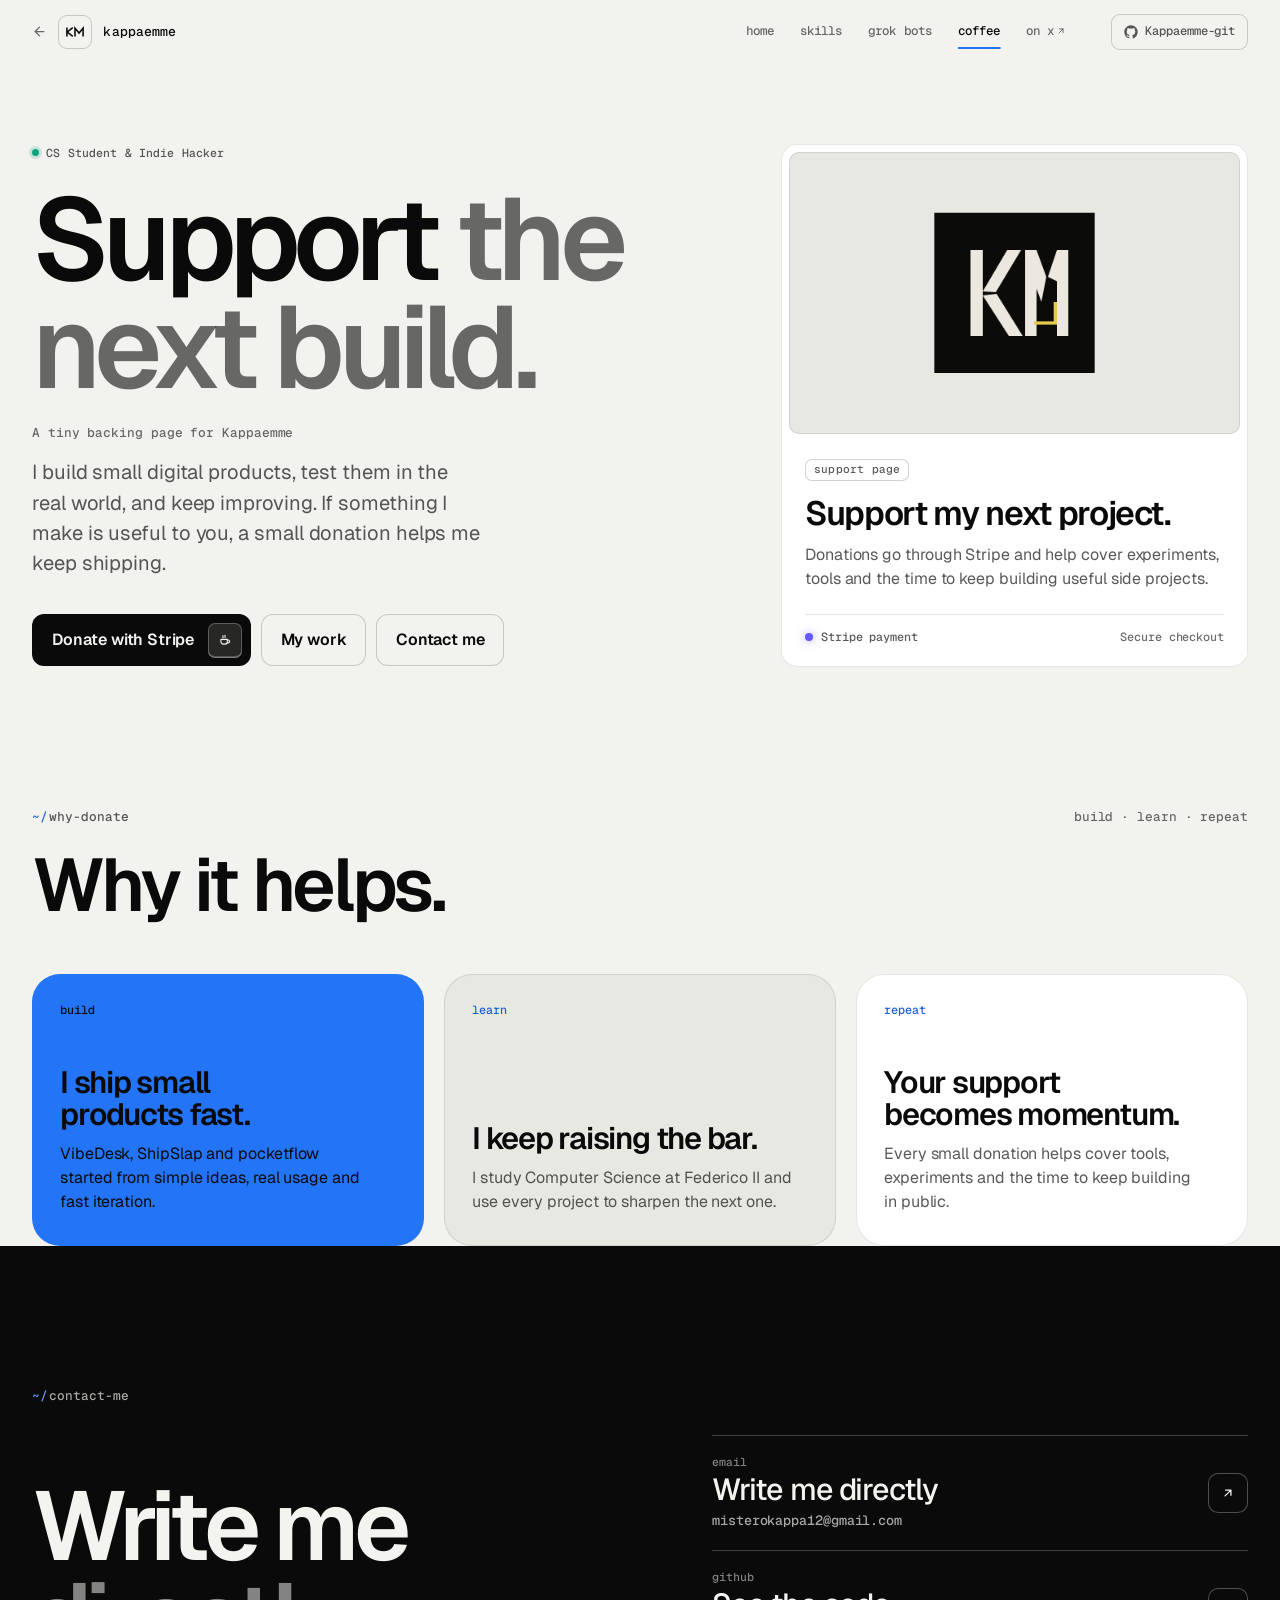
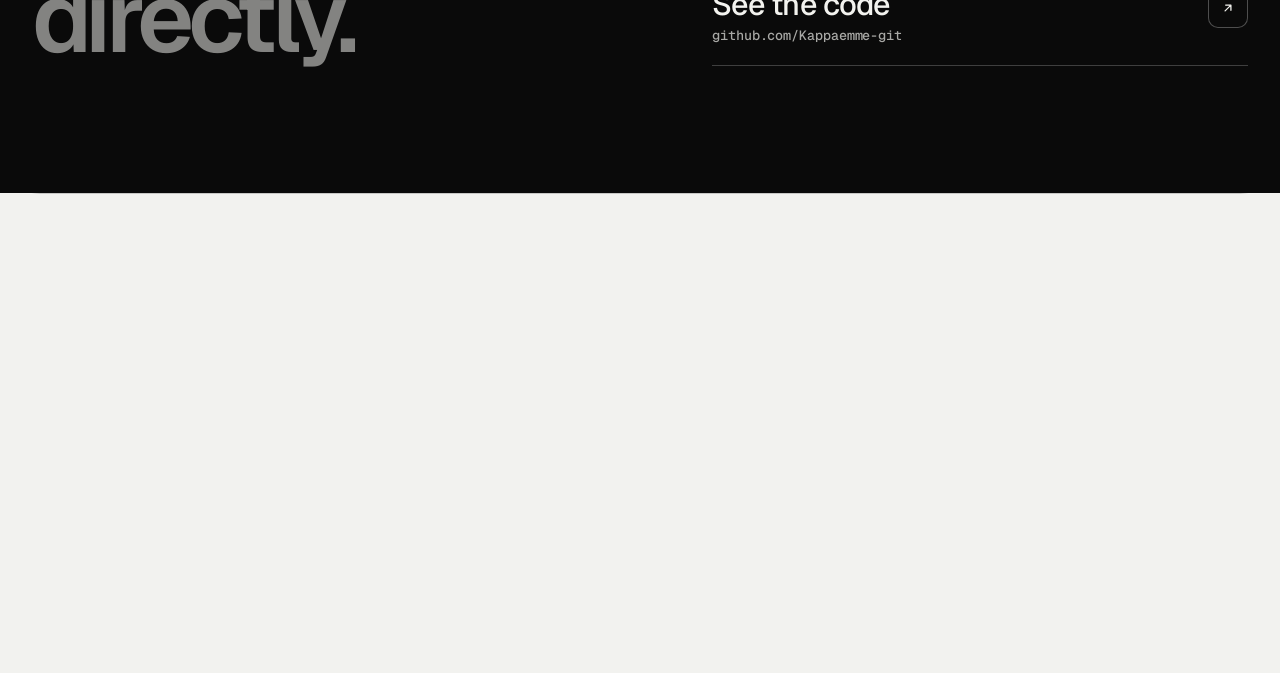
<file: coffee/index.html>
<!DOCTYPE html>
<html lang="en">
<head>
<meta charset="UTF-8">
<meta name="viewport" content="width=device-width, initial-scale=1.0, viewport-fit=cover">
<title>Buy me a coffee | Kappaemme</title>
<meta name="description" content="Support Kappaemme with a small donation through Stripe.">
<meta name="author" content="Francesco Mistero">
<meta name="theme-color" content="#F2F2EF">
<link rel="canonical" href="https://kappaemme.dev/coffee/">
<meta property="og:type" content="website">
<meta property="og:title" content="Buy me a coffee | Kappaemme">
<meta property="og:description" content="Support the next build: a small donation helps Francesco Mistero keep making useful digital products.">
<meta property="og:url" content="https://kappaemme.dev/coffee/">
<meta property="og:image" content="https://kappaemme.dev/images/og/coffee.png">
<meta property="og:image:secure_url" content="https://kappaemme.dev/images/og/coffee.png">
<meta property="og:image:width" content="1200">
<meta property="og:image:height" content="630">
<meta property="og:image:alt" content="Support the next build card in cream and black with a blue accent.">
<meta name="twitter:card" content="summary_large_image">
<meta name="twitter:creator" content="@Kappaemmedev">
<meta name="twitter:title" content="Buy me a coffee | Kappaemme">
<meta name="twitter:description" content="Support the next build: a small donation helps Francesco Mistero keep making useful digital products.">
<meta name="twitter:image" content="https://kappaemme.dev/images/og/coffee.png">
<meta name="twitter:image:alt" content="Support the next build card in cream and black with a blue accent.">
<link rel="icon" type="image/svg+xml" href="km-logo.svg">
<link rel="preconnect" href="https://fonts.googleapis.com">
<link rel="preconnect" href="https://fonts.gstatic.com" crossorigin="anonymous">
<link href="https://fonts.googleapis.com/css2?family=Geist:wght@400;500;600;700&amp;family=Geist+Mono:wght@400;500;600&amp;display=swap" rel="stylesheet">
<!--
  Coffee support page; shared light system in ../assets/.
-->
<script>
  document.documentElement.classList.add("js");
  try { if (sessionStorage.getItem("k-scan")) { sessionStorage.removeItem("k-scan"); if (!matchMedia("(prefers-reduced-motion: reduce)").matches) document.documentElement.setAttribute("data-scan", "in"); } } catch (e) {}
</script>
<link rel="stylesheet" href="../assets/site.css">
<style>
  @media (max-width: 639px) { .k-top--sub .k-brand__name { display: none; } }

  .c-hero { padding-top: calc(var(--top-h) + 3rem); }
  @media (min-width: 1024px) { .c-hero { padding-top: calc(var(--top-h) + 5rem); } }
  .c-hero__grid { display: grid; gap: 3rem; }
  @media (min-width: 1024px) { .c-hero__grid { grid-template-columns: minmax(0, 1.45fr) minmax(0, 1fr); gap: 4.5rem; align-items: center; } }
  .c-hero h1 { margin-top: 1.5rem; max-width: 10ch; font-size: clamp(3.3rem, 14.4vw, 7.25rem); font-weight: 600; line-height: .93; letter-spacing: -.058em; text-wrap: balance; }
  @media (min-width: 640px) { .c-hero h1 { font-size: clamp(4.6rem, 9.4vw, 7.25rem); } }
  .c-sub { margin-top: 1.5rem; font: 500 .8rem/1.3 var(--font-mono); color: var(--text-3); }
  .c-intro { margin-top: 1rem; max-width: 38ch; font-size: 1.1rem; line-height: 1.55; color: var(--text-2); text-wrap: pretty; }
  @media (min-width: 768px) { .c-intro { font-size: 1.26rem; line-height: 1.5; } }
  .c-actions { display: flex; flex-wrap: wrap; gap: .6rem; margin-top: 2.25rem; }
  @media (max-width: 479px) { .c-actions .k-btn:first-child { flex: 1 1 100%; } .c-actions .k-btn { flex: 1 1 auto; } }

  .c-panel { overflow: hidden; padding: 8px; }
  .c-panel__art { display: grid; place-items: center; aspect-ratio: 16 / 10; border-radius: 10px; background: var(--paper-2); box-shadow: inset 0 0 0 1px var(--line); }
  .c-panel__art img { width: 36%; height: auto; clip-path: inset(1px); }
  .c-panel__body { padding: 1.4rem 1rem 1rem; }
  .c-panel h2 { margin-top: .95rem; font-size: clamp(1.6rem, 2.8vw, 2.1rem); font-weight: 600; line-height: 1.05; letter-spacing: -.04em; }
  .c-panel p { margin-top: .75rem; font-size: 1rem; line-height: 1.5; color: var(--text-2); text-wrap: pretty; }
  .c-stripe { display: flex; align-items: center; justify-content: space-between; gap: 1rem; margin-top: 1.4rem; padding-top: 1rem; border-top: 1px solid var(--line); font: 500 .74rem/1 var(--font-mono); color: var(--text-2); }
  .c-stripe span:first-child { display: inline-flex; align-items: center; gap: .5rem; }
  .c-stripe i { width: 8px; height: 8px; border-radius: 50%; background: var(--stripe); box-shadow: 0 0 10px rgba(99,91,255,.6); }
  .c-stripe span:last-child { color: var(--text-3); }

  .c-reasons { display: grid; gap: 1rem; }
  @media (min-width: 768px) { .c-reasons { grid-template-columns: repeat(3, minmax(0, 1fr)); gap: 1.25rem; } }
  .c-reason { display: flex; flex-direction: column; min-height: 13rem; padding: 1.5rem 1.4rem 1.6rem; transition: transform .35s var(--ease-out); }
  @media (min-width: 768px) { .c-reason { min-height: 17rem; padding: 1.9rem 1.75rem 2rem; } }
  .c-reason:hover { transform: translateY(-3px); }
  .c-reason > span { font: 500 .74rem/1 var(--font-mono); color: var(--lc-text); }
  .c-reason h3 { margin-top: auto; padding-top: 2.25rem; font-size: clamp(1.55rem, 2.4vw, 2rem); font-weight: 600; line-height: 1.05; letter-spacing: -.04em; text-wrap: balance; }
  .c-reason p { margin-top: .75rem; font-size: 1rem; line-height: 1.5; color: var(--text-2); text-wrap: pretty; }

  .k-contact { padding-bottom: 6rem; background: #0A0A0A; --line: rgba(255,255,255,.22); --line-2: rgba(255,255,255,.28); --line-3: rgba(255,255,255,.5); }
  @media (min-width: 768px) { .k-contact { padding-bottom: 8rem; } }
  .k-contact__grid { display: grid; gap: 2.5rem; margin-top: 1.5rem; }
  @media (min-width: 1024px) { .k-contact__grid { grid-template-columns: minmax(0, 1.15fr) minmax(0, 1fr); gap: 4rem; align-items: end; margin-top: 2rem; } }
  .k-contact h2 { font-size: clamp(3rem, 7.6vw, 6.2rem); font-weight: 600; line-height: .95; letter-spacing: -.055em; max-width: 9ch; text-wrap: balance; }
  .k-reach li:last-child a { box-shadow: 0 1px 0 var(--line); }
  .k-reach a { position: relative; display: grid; grid-template-columns: minmax(0, 1fr) auto; align-items: center; gap: .3rem 1rem; padding: 1.3rem 0; text-decoration: none; }
  .k-reach a::before { content: ""; position: absolute; top: 0; left: 0; right: 0; height: 1px; background: var(--line); transform-origin: 0 50%; }
  .k-reach small { grid-column: 1; font: 500 .72rem/1 var(--font-mono); color: var(--text-3); }
  .k-reach span { grid-column: 1; font-size: clamp(1.3rem, 2.5vw, 1.9rem); font-weight: 500; letter-spacing: -.03em; line-height: 1.15; }
  .k-reach em { grid-column: 1; font: 500 .84rem/1.3 var(--font-mono); font-style: normal; color: var(--text-2); overflow-wrap: anywhere; }
  .k-reach .k-go { grid-column: 2; grid-row: 1 / span 3; }
  @media (max-width: 639px) {
    .c-hero h1, .k-contact h2 { overflow-wrap: anywhere; }
    .c-actions .k-btn { max-width: 100%; }
    .c-reason { min-width: 0; }
    .k-reach em { font-size: .94rem; }
  }
</style>
</head>
<body>

<svg width="0" height="0" style="position:absolute" aria-hidden="true">
  <symbol id="i-ne" viewBox="0 0 24 24"><path d="M7 17 17 7M8 7h9v9" fill="none" stroke="currentColor" stroke-width="2.2" stroke-linecap="round" stroke-linejoin="round"/></symbol>
  <symbol id="i-back" viewBox="0 0 24 24"><path d="m12 19-7-7 7-7M19 12H5" fill="none" stroke="currentColor" stroke-width="2" stroke-linecap="round" stroke-linejoin="round"/></symbol>
  <symbol id="i-gh" viewBox="0 0 24 24"><path fill="currentColor" d="M12 .5C5.65.5.5 5.65.5 12c0 5.08 3.29 9.39 7.86 10.91.58.11.79-.25.79-.55 0-.27-.01-1.17-.02-2.12-3.2.7-3.87-1.36-3.87-1.36-.52-1.33-1.28-1.68-1.28-1.68-1.04-.71.08-.7.08-.7 1.15.08 1.76 1.18 1.76 1.18 1.03 1.76 2.69 1.25 3.35.96.1-.74.4-1.25.73-1.54-2.55-.29-5.24-1.28-5.24-5.68 0-1.26.45-2.28 1.18-3.09-.12-.29-.51-1.46.11-3.05 0 0 .96-.31 3.16 1.18.92-.26 1.9-.38 2.88-.39.98 0 1.96.13 2.88.39 2.19-1.49 3.15-1.18 3.15-1.18.63 1.59.23 2.76.12 3.05.73.81 1.18 1.83 1.18 3.09 0 4.42-2.69 5.39-5.25 5.67.41.36.78 1.06.78 2.14 0 1.54-.01 2.79-.01 3.17 0 .31.2.67.79.55C20.22 21.38 23.5 17.08 23.5 12 23.5 5.65 18.35.5 12 .5Z"/></symbol>
  <symbol id="i-cup" viewBox="0 0 24 24"><g fill="none" stroke="currentColor" stroke-width="1.9" stroke-linecap="round" stroke-linejoin="round"><path d="M5 11h11v4a4 4 0 0 1-4 4H9a4 4 0 0 1-4-4z"/><path d="M16 12h1.5a2.5 2.5 0 0 1 0 5H16"/><path d="M8.5 4.5c-1 1 1 2 0 3.4"/><path d="M12 4c-1 1 1 2 0 3.4"/></g></symbol>
</svg>

<a class="k-skip" href="#main">Skip to content</a>
<div class="k-scan" aria-hidden="true"><div class="k-scan__fill"></div><div class="k-scan__line"></div><div class="k-scan__prompt"><span class="k-scan__sig">$</span><span class="k-scan__cmd"></span><span class="k-scan__cursor"></span></div></div>

<!-- ═══════════ Top bar (sub-page) ═══════════ -->
<header class="k-top k-top--sub">
  <div class="wrap k-top__in">
    <a class="k-brand" href="../" aria-label="Kappaemme home"><svg class="k-brand__back" aria-hidden="true"><use href="#i-back"/></svg><span class="k-brand__mark"><img src="../images/kappaemme-mark.svg" alt="" width="20" height="12"></span><span class="k-brand__name">kappaemme</span></a>
    <nav class="k-links" aria-label="Site">
      <a href="../" data-scan><span class="t">home</span><span class="s">home</span></a>
      <a href="../skills/" data-scan><span class="t">skills</span><span class="s">skills</span></a>
      <a href="../grok-bot/"><span class="t">grok bots</span><span class="s">bots</span></a>
      <a href="#top" aria-current="page"><span class="t">coffee</span><span class="s">coffee</span></a>
      <a href="https://x.com/Kappaemmedev" target="_blank" rel="noopener"><span class="t">on x</span><span class="s">x</span><svg class="ic" aria-hidden="true"><use href="#i-ne"/></svg></a>
      <span class="k-caret" aria-hidden="true"></span>
    </nav>
    <a class="k-top__gh" href="https://github.com/Kappaemme-git" target="_blank" rel="noopener"><svg aria-hidden="true"><use href="#i-gh"/></svg>Kappaemme-git</a>
  </div>
</header>

<div class="site-content">
<main id="main">

  <section class="c-hero" id="top" aria-labelledby="page-title">
    <div class="wrap c-hero__grid">
      <div>
        <p class="k-eyebrow k-rise" style="--d:.05s"><span class="k-live"><i></i>CS Student &amp; Indie Hacker</span></p>
        <h1 class="k-rise" id="page-title" style="--d:.12s">Support <span class="k-dim">the next build.</span></h1>
        <p class="c-sub k-rise" style="--d:.2s">A tiny backing page for Kappaemme</p>
        <p class="c-intro k-rise" style="--d:.26s">I build small digital products, test them in the real world, and keep improving. If something I make is useful to you, a small donation helps me keep shipping.</p>
        <div class="c-actions k-rise" style="--d:.34s">
          <a class="k-btn" id="donateHero" href="https://buy.stripe.com/bJedR96H14WF5xmezS57W03" target="_blank" rel="noopener noreferrer"><span class="k-btn__label">Donate with Stripe</span><span class="k-key"><svg aria-hidden="true"><use href="#i-cup"/></svg></span></a>
          <a class="k-btn k-btn--ghost k-btn--plain" href="../#products">My work</a>
          <a class="k-btn k-btn--ghost k-btn--plain" href="mailto:misterokappa12@gmail.com">Contact me</a>
        </div>
      </div>
      <aside class="c-panel k-card k-rise" style="--d:.22s" aria-label="Donation panel">
        <div class="c-panel__art"><img src="km-logo.png" alt="Kappaemme logo" width="400" height="400" loading="lazy" decoding="async"></div>
        <div class="c-panel__body">
          <span class="k-tag">support page</span>
          <h2>Support my next project.</h2>
          <p>Donations go through Stripe and help cover experiments, tools and the time to keep building useful side projects.</p>
          <div class="c-stripe"><span><i aria-hidden="true"></i>Stripe payment</span><span>Secure checkout</span></div>
        </div>
      </aside>
    </div>
  </section>

  <section class="k-section" id="why" aria-labelledby="why-title">
    <div class="wrap">
      <header class="k-head">
        <p class="k-path"><b>~/</b>why-donate<span class="k-count">build · learn · repeat</span></p>
        <h2 class="k-h2 reveal" id="why-title">Why it helps.</h2>
      </header>
      <div class="c-reasons" data-stagger>
        <article class="c-reason k-tile k-tile--blue reveal"><span>build</span><h3>I ship small products fast.</h3><p>VibeDesk, ShipSlap and pocketflow started from simple ideas, real usage and fast iteration.</p></article>
        <article class="c-reason k-tile k-tile--cream reveal"><span>learn</span><h3>I keep raising the bar.</h3><p>I study Computer Science at Federico II and use every project to sharpen the next one.</p></article>
        <article class="c-reason k-tile k-tile--white reveal"><span>repeat</span><h3>Your support becomes momentum.</h3><p>Every small donation helps cover tools, experiments and the time to keep building in public.</p></article>
      </div>
    </div>
  </section>

  <section class="k-section k-contact k-dark" id="contact" aria-labelledby="contact-title">
    <div class="wrap">
      <p class="k-path"><b>~/</b>contact-me</p>
      <div class="k-contact__grid">
        <h2 class="reveal" id="contact-title">Write me <span class="k-dim">directly.</span></h2>
        <ul class="k-reach reveal" data-grow>
          <li><a class="k-grow" style="--i:0" href="mailto:misterokappa12@gmail.com"><small>email</small><span>Write me directly</span><em>misterokappa12@gmail.com</em><span class="k-go"><svg aria-hidden="true"><use href="#i-ne"/></svg></span></a></li>
          <li><a class="k-grow" style="--i:1" href="https://github.com/Kappaemme-git" target="_blank" rel="noopener noreferrer"><small>github</small><span>See the code</span><em>github.com/Kappaemme-git</em><span class="k-go"><svg aria-hidden="true"><use href="#i-ne"/></svg></span></a></li>
        </ul>
      </div>
    </div>
  </section>

</main>
</div>

<footer class="k-floor" aria-label="Site footer">
  <div class="wrap k-floor__in">
    <div class="k-floor__top">
      <p class="k-floor__lead k-rise-f" style="--i:0">I build small apps, tools and bots, try them in the real world and keep the ones that work. Everything else I make is on kappaemme.dev.</p>
      <nav class="k-floor__nav" aria-label="Footer">
        <div class="k-rise-f" style="--i:1"><p>index</p><ul><li><a href="../#products">projects</a></li><li><a data-scan href="../skills/">skills</a></li><li><a href="../grok-bot/">grok bots</a></li><li><a href="../#shared">on x</a></li></ul></div>
        <div class="k-rise-f" style="--i:2"><p>more</p><ul><li><a href="../#stack">stack</a></li><li><a href="../#journey">journey</a></li><li><a href="#top">coffee</a></li><li><a href="../#contact">contact</a></li></ul></div>
        <div class="k-rise-f" style="--i:3"><p>elsewhere</p><ul><li><a href="https://github.com/Kappaemme-git" target="_blank" rel="noopener">github ↗</a></li><li><a href="https://x.com/Kappaemmedev" target="_blank" rel="noopener">x · @Kappaemmedev ↗</a></li><li><a href="mailto:misterokappa12@gmail.com">email ↗</a></li></ul></div>
      </nav>
    </div>
    <a class="k-mark" href="../" aria-label="kappaemme.dev, back to the main site"><span data-type>kappaemme.dev</span><span class="k-mark__caret" aria-hidden="true"></span></a>
    <p class="k-floor__status"><span>© 2026 Francesco Mistero<span class="k-floor__made"> · Created by Kappaemme</span></span><a href="#top">↑ back to top</a></p>
  </div>
</footer>

<script src="../assets/site.js"></script>
<script>
  /* Stripe link (kept from the current page: falls back to email if unset) */
  (function () {
    var stripeDonationLink = "https://buy.stripe.com/bJedR96H14WF5xmezS57W03";
    var donate = document.getElementById("donateHero");
    if (!stripeDonationLink.startsWith("http")) { donate.removeAttribute("target"); donate.href = "mailto:misterokappa12@gmail.com?subject=Stripe%20donation%20link"; }
    else donate.href = stripeDonationLink;
  })();
  KM.boot();
</script>
</body>
</html>
</file>
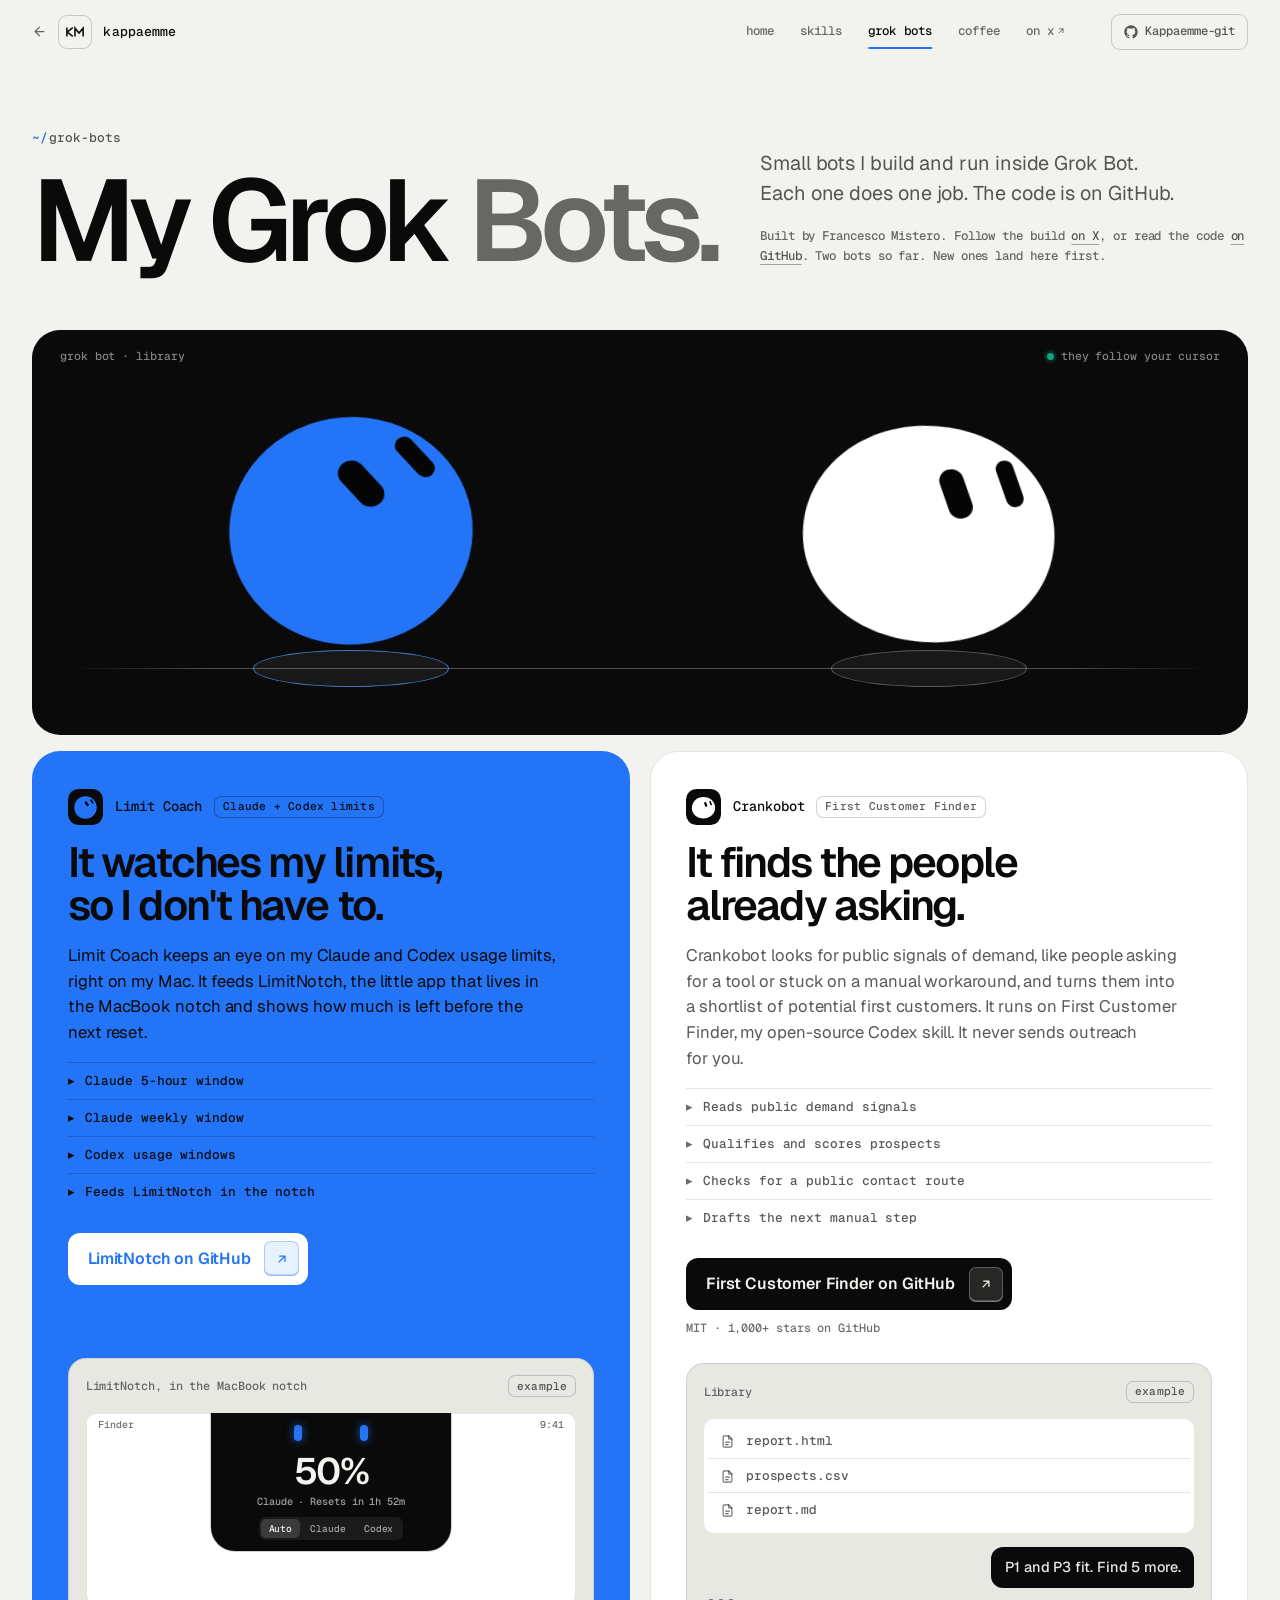
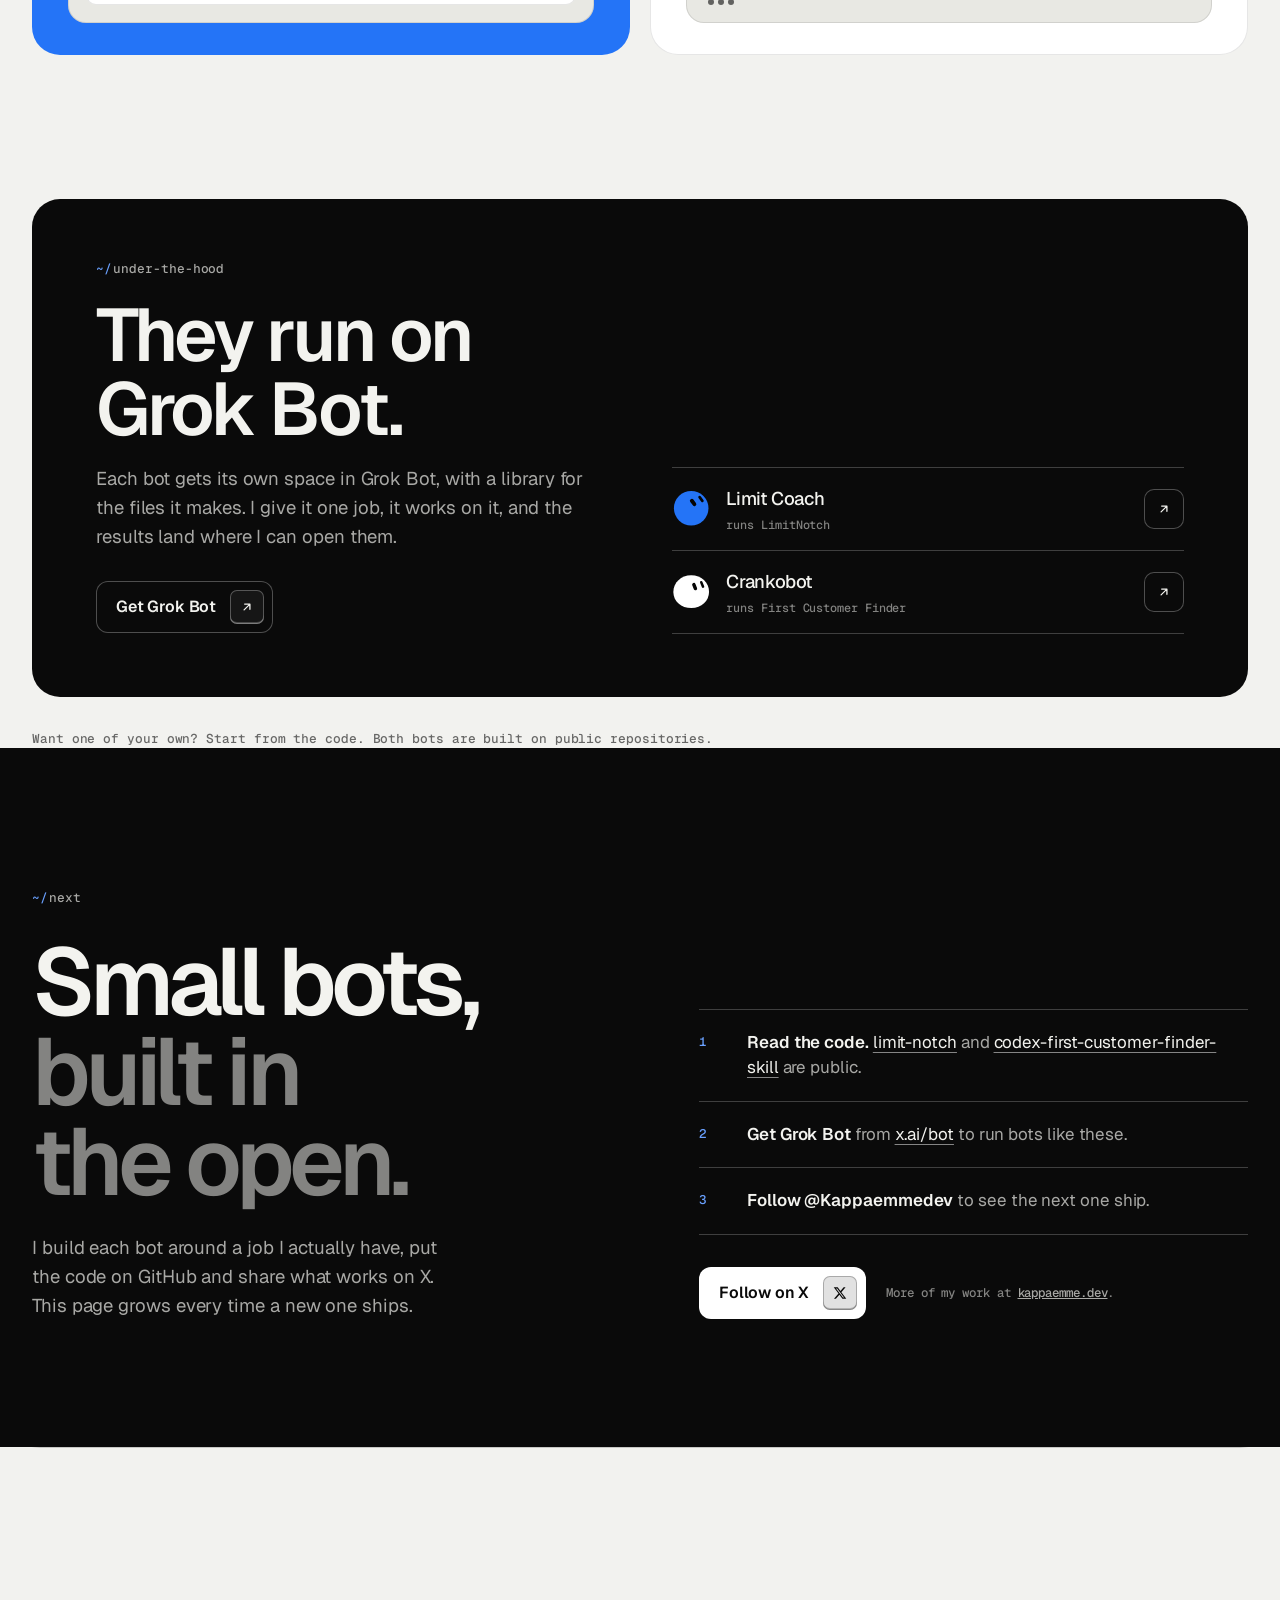
<file: grok-bot/index.html>
<!DOCTYPE html>
<html lang="en">
<head>
<meta charset="UTF-8">
<meta name="viewport" content="width=device-width, initial-scale=1.0, viewport-fit=cover">
<title>Grok Bots — Kappaemme · Francesco Mistero</title>
<meta name="description" content="A small library of Grok Bots by Francesco Mistero (Kappaemme): Limit Coach watches Claude and Codex limits for LimitNotch, Crankobot finds first customers from public demand.">
<meta name="author" content="Francesco Mistero">
<meta name="theme-color" content="#0A0A0A">
<link rel="canonical" href="https://kappaemme.dev/grok-bot/">
<meta property="og:type" content="website">
<meta property="og:title" content="Grok Bots — Kappaemme">
<meta property="og:description" content="Meet Limit Coach and Crankobot, small Grok Bots built in public by Francesco Mistero.">
<meta property="og:url" content="https://kappaemme.dev/grok-bot/">
<meta property="og:image" content="https://kappaemme.dev/images/og/grok-bot.png">
<meta property="og:image:secure_url" content="https://kappaemme.dev/images/og/grok-bot.png">
<meta property="og:image:width" content="1200">
<meta property="og:image:height" content="630">
<meta property="og:image:alt" content="Cream Grok Bots card with blue Limit Coach and white Crankobot on a black panel.">
<meta name="twitter:card" content="summary_large_image">
<meta name="twitter:creator" content="@Kappaemmedev">
<meta name="twitter:title" content="Grok Bots — Kappaemme">
<meta name="twitter:description" content="Meet Limit Coach and Crankobot, small Grok Bots built in public by Francesco Mistero.">
<meta name="twitter:image" content="https://kappaemme.dev/images/og/grok-bot.png">
<meta name="twitter:image:alt" content="Cream Grok Bots card with blue Limit Coach and white Crankobot on a black panel.">
<link rel="icon" type="image/svg+xml" href="assets/limit-coach.svg">
<link rel="preconnect" href="https://fonts.googleapis.com">
<link rel="preconnect" href="https://fonts.gstatic.com" crossorigin="anonymous">
<link href="https://fonts.googleapis.com/css2?family=Geist:wght@400;500;600;700;800&amp;family=Geist+Mono:wght@400;500;600&amp;display=swap" rel="stylesheet">
<!--
  Grok Bots library; shared light system in ../assets/. Bot data: bots.data.js.
-->
<script>
  /* Grok Bots opens directly; discard any previous scan arrival flag. */
  (function () {
    var d = document.documentElement; d.classList.add("js"); d.setAttribute("data-intro", "pending");
    try { sessionStorage.removeItem("k-scan"); } catch (e) {}
  })();
</script>
<link rel="stylesheet" href="../assets/site.css">
<script src="bots.data.js"></script>
<style>
  /* Intro curtain — three full-bleed layers, .8s apart, then lifts away. */
  html[data-intro] {
    --intro-step: .8s;
    --intro-end: 2.4s;
    --curtain-out: cubic-bezier(.7, 0, .2, 1);
    --enter: calc(var(--intro-end) + .65s + .2s);
  }
  html[data-intro="done"][data-intro-skipped] { --enter: 0s; }
  html[data-intro="pending"] .k-rise,
  html[data-intro="pending"] .k-top,
  html[data-intro="pending"] .gb-cast > .k-actor { animation: none; opacity: 0; }
  .gb-intro {
    position: fixed; inset: 0; z-index: 2000; overflow: hidden;
    display: none; pointer-events: auto; background-color: #0A0A0A;
    font-family: var(--font-sans); line-height: 1;
  }
  html[data-intro="pending"] .gb-intro,
  html[data-intro="playing"] .gb-intro { display: block; }
  html[data-intro="playing"] .gb-intro {
    animation:
      intro-curtain .65s var(--curtain-out) var(--intro-end) forwards,
      intro-tint var(--intro-end) step-end forwards;
  }
  html[data-intro="playing"] .gb-intro[data-done] { animation: intro-curtain .45s var(--curtain-out) forwards; }
  @keyframes intro-tint {
    0%      { background-color: #0A0A0A; }
    33.333% { background-color: #2474F7; }
    66.667%, 100% { background-color: #0A0A0A; }
  }
  @keyframes intro-curtain { to { visibility: hidden; pointer-events: none; transform: translateY(-100%); } }
  .gb-intro__layer {
    position: absolute; inset: 0; display: grid; place-items: center;
    background: var(--bg); color: var(--fg); visibility: hidden;
  }
  html[data-intro="playing"] .gb-intro__layer {
    animation: intro-show 1ms linear calc(var(--i) * var(--intro-step)) forwards;
  }
  @keyframes intro-show { to { visibility: visible; } }
  .gb-intro__stack { display: flex; flex-direction: column; align-items: center; gap: clamp(1rem, 3vw, 2rem); padding: 0 1.25rem; }
  .gb-intro__bot {
    width: clamp(8rem, 24vw, 13rem); height: auto;
  }
  html[data-intro="playing"] .gb-intro__bot {
    animation: intro-pop-bot .62s var(--spring) calc(var(--i) * var(--intro-step)) both;
  }
  .gb-intro__word {
    max-width: min(13ch, calc(100vw - 2.5rem)); text-align: center; text-wrap: balance;
    font-size: clamp(3.25rem, 8vw, 8.5rem); font-weight: 800; line-height: .92; letter-spacing: -.045em;
  }
  html[data-intro="playing"] .gb-intro__word {
    animation: intro-pop .56s var(--spring) calc(var(--i) * var(--intro-step) + 90ms) both;
  }
  @keyframes intro-pop { 0% { opacity: 0; transform: translateY(.14em) scale(.8); } 25% { opacity: 1; } 100% { opacity: 1; transform: none; } }
  @keyframes intro-pop-bot { 0% { opacity: 0; transform: translateY(40%) scale(.4); } 30% { opacity: 1; } 100% { opacity: 1; transform: none; } }

  /* The current page arrives after the curtain has cleared the viewport. */
  .gb-cast > .k-actor { --i: 0; animation: intro-stage-bot .56s var(--spring) calc(var(--enter) + .45s + var(--i) * 80ms) both; }
  .gb-cast > .k-actor:nth-child(2) { --i: 1; }
  @keyframes intro-stage-bot { 0% { opacity: 0; transform: translateY(1.2rem) scale(.6); } 100% { opacity: 1; transform: none; } }
  @media (prefers-reduced-motion: reduce) {
    html[data-intro="playing"] .gb-intro { animation-name: intro-curtain-fade, intro-tint; }
    html[data-intro="playing"] .gb-intro[data-done] { animation-name: intro-curtain-fade; }
    html[data-intro="playing"] .gb-intro__word,
    html[data-intro="playing"] .gb-intro__bot { animation-name: intro-fade; animation-timing-function: ease-out; }
    .gb-cast > .k-actor { animation: none; }
  }
  @keyframes intro-fade { 0% { opacity: 0; } 100% { opacity: 1; } }
  @keyframes intro-curtain-fade { to { opacity: 0; visibility: hidden; pointer-events: none; } }

  @media (max-width: 639px) { .k-top--sub .k-brand__name { display: none; } }

  /* ══════════════ Hero (left-aligned, two-column head) ══════════════ */
  .gb-hero { padding-top: calc(var(--top-h) + 3rem); }
  @media (min-width: 1024px) { .gb-hero { padding-top: calc(var(--top-h) + 4.25rem); } }
  .gb-hero__grid { display: grid; gap: 1.5rem; }
  @media (min-width: 1024px) { .gb-hero__grid { grid-template-columns: repeat(12, minmax(0, 1fr)); column-gap: 2rem; align-items: end; } .gb-hero__grid > :first-child { grid-column: 1 / span 7; } .gb-hero__grid > :last-child { grid-column: 8 / -1; padding-bottom: .5rem; } }
  .gb-hero h1 { margin-top: 1.4rem; font-size: clamp(3.3rem, 14vw, 7.5rem); font-weight: 600; line-height: .93; letter-spacing: -.058em; }
  @media (min-width: 640px) { .gb-hero h1 { font-size: clamp(4.6rem, 9vw, 7.5rem); } }
  .gb-hero__sub { font-size: 1.1rem; line-height: 1.5; color: var(--text-2); text-wrap: pretty; }
  .gb-hero__sub span { display: block; }
  @media (min-width: 768px) { .gb-hero__sub { font-size: 1.24rem; } }
  .gb-hero__fine { margin-top: 1.1rem; font: 500 .78rem/1.6 var(--font-mono); color: var(--text-3); }
  .gb-hero__fine a { color: var(--text-2); }

  /* ══════════════ The dark stage + the bots' colour tiles ══════════════ */
  .gb-stage { padding-top: 2.5rem; scroll-margin-top: var(--top-h); }
  @media (min-width: 1024px) { .gb-stage { padding-top: 3.5rem; } }
  .gb-set { position: relative; padding: 3.5rem 1rem 2rem; border-radius: var(--r-tile); background: var(--night); overflow: hidden; }
  @media (min-width: 768px) { .gb-set { padding: 4.5rem 2.5rem 3rem; } }
  .gb-set__head { position: absolute; top: 1.25rem; left: 1.25rem; right: 1.25rem; display: flex; justify-content: space-between; gap: 1rem; font: 500 .72rem/1 var(--font-mono); color: var(--text-3); }
  @media (min-width: 768px) { .gb-set__head { left: 1.75rem; right: 1.75rem; } }
  .gb-set__head .k-live { color: var(--text-3); }
  .gb-cast { position: relative; display: grid; grid-template-columns: 1fr 1fr; column-gap: .75rem; }
  @media (min-width: 900px) { .gb-cast { column-gap: 1.25rem; } }
  .gb-cast > .k-actor { z-index: 1; grid-row: 1; width: clamp(8.75rem, 34vw, 16.5rem); justify-self: center; }
  .gb-cast > .k-actor:nth-child(1) { grid-column: 1; }
  .gb-cast > .k-actor:nth-child(2) { grid-column: 2; }
  .gb-set .k-actor__ring { background: rgba(255,255,255,.06); box-shadow: inset 0 0 0 1px rgba(255,255,255,.28); }
  .gb-set .k-actor[data-bot="limit-coach"] .k-actor__ring { box-shadow: inset 0 0 0 1px rgba(80,155,255,.72); }
  .gb-horizon { grid-row: 1; grid-column: 1 / -1; align-self: end; height: 1px; margin-bottom: calc(clamp(8.75rem, 34vw, 16.5rem) * .07); background: linear-gradient(90deg, transparent, rgba(255,255,255,.28) 12%, rgba(255,255,255,.28) 88%, transparent); pointer-events: none; }

  /* each bot's info sits in its own colour tile, right under it */
  .gb-tiles { display: grid; gap: 1rem; margin-top: 1rem; }
  @media (min-width: 900px) { .gb-tiles { grid-template-columns: 1fr 1fr; gap: 1.25rem; } }
  .gb-tile { display: flex; flex-direction: column; gap: 1.75rem; padding: 1.75rem 1.4rem 1.4rem; scroll-margin-top: calc(var(--top-h) + 1rem); }
  @media (min-width: 768px) { .gb-tile { padding: 2.4rem 2.25rem 2rem; } }
  .gb-info { display: grid; align-content: start; gap: 1rem; }
  .gb-info__who { display: flex; flex-wrap: wrap; align-items: center; gap: .55rem .75rem; font: 500 .86rem/1 var(--font-mono); }
  .gb-chip { display: grid; place-items: center; width: 2.2rem; height: 2.2rem; padding: .32rem; border-radius: .65rem; background: var(--night); flex: none; }
  .gb-chip .gbot { width: 100%; }
  .gb-info h3 { max-width: 17ch; font-size: clamp(1.9rem, 3.3vw, 2.75rem); font-weight: 600; line-height: 1.02; letter-spacing: -.045em; text-wrap: balance; }
  .gb-info .body { max-width: 46ch; font-size: 1.04rem; line-height: 1.55; color: var(--text-2); text-wrap: pretty; }
  .gb-handles li { position: relative; display: flex; gap: .65rem; padding: .62rem 0; font: 500 .8rem/1.35 var(--font-mono); color: var(--text-2); }
  .gb-handles li::before { content: ""; position: absolute; top: 0; left: 0; right: 0; height: 1px; background: var(--line); transform-origin: 0 50%; }
  .gb-handles li span { color: var(--text-3); }
  .gb-links { display: flex; flex-wrap: wrap; align-items: center; gap: .6rem 1rem; margin-top: .4rem; }
  #bot-limit-coach .gb-links .k-btn { background: #FFFFFF; color: #2474F7; }
  #bot-limit-coach .gb-links .k-btn:hover { background: #FFFFFF; }
  #bot-limit-coach .gb-links .k-key { background: rgba(36,116,247,.1); box-shadow: inset 0 0 0 1px rgba(36,116,247,.3), inset 0 -2px 0 rgba(36,116,247,.22); }
  .gb-proof { font: 500 .74rem/1.3 var(--font-mono); color: var(--text-3); }

  /* the Grok Bot app panel inside each tile */
  .gb-ex { --bg: var(--paper-2); --raise: var(--card); --text: var(--ink); --text-2: rgba(10,10,10,.68); --text-3: rgba(10,10,10,.60); --line: rgba(10,10,10,.10); --line-2: rgba(10,10,10,.18); margin-top: auto; padding: 1.1rem; border-radius: 18px; background: var(--paper-2); color: var(--ink); box-shadow: inset 0 0 0 1px var(--line); }
  .gb-ex__head { display: flex; align-items: center; justify-content: space-between; gap: 1rem; margin-bottom: 1rem; font: 500 .74rem/1 var(--font-mono); color: var(--text-3); }
  /* LimitNotch: the notch is the bot's face */
  .gb-screen { position: relative; height: 12rem; border-radius: 10px; overflow: hidden; background: var(--card); box-shadow: inset 0 0 0 1px var(--line); }
  .gb-screen__bar { position: absolute; inset: 0 0 auto; height: 24px; display: flex; align-items: center; justify-content: space-between; padding: 0 .8rem; font: 500 .62rem/1 var(--font-mono); color: var(--text-3); }
  .gb-notch { --text: #F3F3EF; --text-3: rgba(243,243,239,.65); position: absolute; top: 0; left: 50%; width: 15rem; height: 8.6rem; margin-left: -7.5rem; border-radius: 0 0 1.5rem 1.5rem; background: var(--night); color: var(--text); box-shadow: 0 0 0 1px var(--line-2); }
  .gb-notch__eyes { position: absolute; top: .75rem; left: 0; right: 0; display: flex; justify-content: space-between; padding: 0 5.2rem; }
  @media (max-width: 479px) { .gb-notch { width: 12rem; margin-left: -6rem; height: 8rem; } .gb-notch__eyes { padding: 0 3.8rem; } .gb-notch__value { font-size: 2rem; } }
  .gb-notch__eye { width: .5rem; height: 1rem; border-radius: .3rem; background: var(--lc); box-shadow: 0 0 8px 1px var(--lc-glow); }
  @media (prefers-reduced-motion: no-preference) { .gb-notch__eye { animation: bot-blink 4.8s infinite; } }
  .gb-notch__read { position: absolute; inset: 2.5rem 0 0; display: flex; flex-direction: column; align-items: center; }
  .gb-notch__value { font-size: 2.3rem; font-weight: 600; letter-spacing: -.04em; line-height: 1; }
  .gb-notch__cap { margin-top: .4rem; font: 500 .64rem/1 var(--font-mono); color: var(--text-3); }
  .gb-notch__switch { display: flex; gap: 2px; margin-top: .65rem; padding: 2px; border-radius: 7px; background: rgba(255,255,255,.07); font: 500 .6rem/1 var(--font-mono); }
  .gb-notch__switch span { padding: .3rem .5rem; border-radius: 5px; color: var(--text-3); }
  .gb-notch__switch span:first-child { background: rgba(255,255,255,.14); color: var(--text); }
  @media (prefers-reduced-motion: no-preference) {
    html.js .gb-notch__read { opacity: 0; transform: translateY(-6px); transition: opacity .4s var(--ease-out) .2s, transform .6s var(--ease-out) .2s; }
    html.js .is-in .gb-notch__read { opacity: 1; transform: none; }
  }
  /* Crankobot: files in its Grok Bot library */
  .gb-files { border-radius: 10px; background: var(--raise); padding: .3rem; }
  .gb-file { display: flex; align-items: center; gap: .7rem; padding: .62rem .7rem; font: 500 .8rem/1 var(--font-mono); color: var(--text-2); }
  .gb-file + .gb-file { box-shadow: 0 -1px 0 var(--line); }
  .gb-file svg { width: 15px; height: 15px; color: var(--text-3); flex: none; }
  .gb-msg { margin: .85rem 0 0 auto; width: fit-content; max-width: 85%; padding: .6rem .85rem; border-radius: 12px 12px 4px 12px; background: var(--text); color: var(--bg); font-size: .9rem; font-weight: 500; }
  .gb-typing { display: flex; gap: 4px; margin: .7rem 0 0 .3rem; }
  .gb-typing i { width: 6px; height: 6px; border-radius: 50%; background: var(--text-3); }
  @media (prefers-reduced-motion: no-preference) { .gb-typing i { animation: typing 1.2s ease-in-out infinite; } .gb-typing i:nth-child(2) { animation-delay: .15s; } .gb-typing i:nth-child(3) { animation-delay: .3s; } }
  @keyframes typing { 0%, 60%, 100% { transform: none; opacity: .4; } 30% { transform: translateY(-4px); opacity: 1; } }

  /* ══════════════ Under the hood ══════════════ */
  .gb-hood { display: grid; gap: 2.5rem; padding: 2rem 1.4rem 1.5rem; }
  .gb-hood.k-tile--night { --line: rgba(255,255,255,.22); --line-2: rgba(255,255,255,.28); }
  @media (min-width: 768px) { .gb-hood { padding: 3rem 2.5rem 2.5rem; } }
  @media (min-width: 1024px) { .gb-hood { grid-template-columns: minmax(0, 1fr) minmax(0, 1fr); gap: 4rem; align-items: end; padding: 4rem; } }
  .gb-hood .k-h2 { margin-top: 1.4rem; }
  .gb-hood .k-lede { margin-top: 1.1rem; }
  .gb-hood .k-btn { margin-top: 1.9rem; }
  .gb-runs li:last-child a { box-shadow: 0 1px 0 var(--line); }
  .gb-runs a { position: relative; display: grid; grid-template-columns: 2.4rem minmax(0, 1fr) auto; align-items: center; gap: .25rem 1rem; padding: 1.1rem 0; text-decoration: none; }
  .gb-runs a::before { content: ""; position: absolute; top: 0; left: 0; right: 0; height: 1px; background: var(--line); transform-origin: 0 50%; }
  .gb-runs .gbot { grid-row: 1 / span 2; width: 2.4rem; }
  .gb-runs b { font-weight: 500; font-size: 1.15rem; letter-spacing: -.02em; }
  .gb-runs small { grid-column: 2; font: 500 .74rem/1.3 var(--font-mono); color: var(--text-3); }
  .gb-runs .k-go { grid-column: 3; grid-row: 1 / span 2; }
  .gb-note { margin-top: 2rem; font: 500 .8rem/1.5 var(--font-mono); color: var(--text-3); }

  /* ══════════════ Closing ══════════════ */
  .gb-close { padding-bottom: 6rem; }
  .gb-close.k-dark { background: var(--night); --line: rgba(255,255,255,.22); --line-2: rgba(255,255,255,.28); --line-3: rgba(255,255,255,.5); }
  @media (min-width: 768px) { .gb-close { padding-bottom: 8rem; } }
  .gb-close__grid { display: grid; gap: 2.75rem; margin-top: 1.5rem; }
  @media (min-width: 1024px) { .gb-close__grid { grid-template-columns: minmax(0, 1.1fr) minmax(0, 1fr); gap: 4rem; align-items: end; margin-top: 2rem; } }
  .gb-close h2 { max-width: 10ch; font-size: clamp(3rem, 7.4vw, 6rem); font-weight: 600; line-height: .95; letter-spacing: -.055em; text-wrap: balance; }
  .gb-close .k-lede { margin-top: 1.6rem; max-width: 36ch; }
  .gb-steps li { display: grid; grid-template-columns: 2rem minmax(0, 1fr); gap: 1rem; padding: 1.25rem 0; border-top: 1px solid var(--line); font-size: 1.06rem; line-height: 1.5; color: var(--text-2); }
  .gb-steps li:last-child { border-bottom: 1px solid var(--line); }
  .gb-steps li > span:first-child { font: 500 .78rem/1.9 var(--font-mono); color: var(--lc-text); }
  .gb-steps b { font-weight: 600; color: var(--text); }
  .gb-close__cta { display: flex; flex-wrap: wrap; align-items: center; gap: .8rem 1.25rem; margin-top: 2rem; }
  .gb-close .k-btn, .gb-close .k-btn:hover { background: #FFFFFF; color: var(--ink); }
  .gb-close__fine { font: 500 .78rem/1.4 var(--font-mono); color: var(--text-3); }
  .gb-close__fine a { color: var(--text-2); }
  @media (max-width: 639px) {
    .gb-set, .gb-tile, .gb-ex { min-width: 0; }
    .gb-cast > .k-actor { touch-action: manipulation; }
    .gb-info h3, .gb-hero h1, .gb-close h2 { overflow-wrap: anywhere; }
    .gb-handles li, .gb-file, .gb-msg { font-size: 1rem; line-height: 1.4; }
    .gb-notch__value { font-size: 2rem; }
    .gb-runs small { font-size: .94rem; overflow-wrap: anywhere; }
    .gb-links .k-btn { max-width: 100%; }
  }
</style>
</head>
<body>

<div class="gb-intro" aria-hidden="true"></div>

<svg width="0" height="0" style="position:absolute" aria-hidden="true">
  <symbol id="i-ne" viewBox="0 0 24 24"><path d="M7 17 17 7M8 7h9v9" fill="none" stroke="currentColor" stroke-width="2.2" stroke-linecap="round" stroke-linejoin="round"/></symbol>
  <symbol id="i-back" viewBox="0 0 24 24"><path d="m12 19-7-7 7-7M19 12H5" fill="none" stroke="currentColor" stroke-width="2" stroke-linecap="round" stroke-linejoin="round"/></symbol>
  <symbol id="i-gh" viewBox="0 0 24 24"><path fill="currentColor" d="M12 .5C5.65.5.5 5.65.5 12c0 5.08 3.29 9.39 7.86 10.91.58.11.79-.25.79-.55 0-.27-.01-1.17-.02-2.12-3.2.7-3.87-1.36-3.87-1.36-.52-1.33-1.28-1.68-1.28-1.68-1.04-.71.08-.7.08-.7 1.15.08 1.76 1.18 1.76 1.18 1.03 1.76 2.69 1.25 3.35.96.1-.74.4-1.25.73-1.54-2.55-.29-5.24-1.28-5.24-5.68 0-1.26.45-2.28 1.18-3.09-.12-.29-.51-1.46.11-3.05 0 0 .96-.31 3.16 1.18.92-.26 1.9-.38 2.88-.39.98 0 1.96.13 2.88.39 2.19-1.49 3.15-1.18 3.15-1.18.63 1.59.23 2.76.12 3.05.73.81 1.18 1.83 1.18 3.09 0 4.42-2.69 5.39-5.25 5.67.41.36.78 1.06.78 2.14 0 1.54-.01 2.79-.01 3.17 0 .31.2.67.79.55C20.22 21.38 23.5 17.08 23.5 12 23.5 5.65 18.35.5 12 .5Z"/></symbol>
  <symbol id="i-x" viewBox="0 0 24 24"><path fill="currentColor" d="M18.244 2.25h3.308l-7.227 8.26 8.502 11.24H16.17l-5.214-6.817L4.99 21.75H1.68l7.73-8.835L1.254 2.25H8.08l4.713 6.231 5.45-6.231Zm-1.161 17.52h1.833L7.084 4.126H5.117L17.083 19.77Z"/></symbol>
  <symbol id="i-file" viewBox="0 0 24 24"><g fill="none" stroke="currentColor" stroke-width="1.8" stroke-linecap="round" stroke-linejoin="round"><path d="M14 3H7a2 2 0 0 0-2 2v14a2 2 0 0 0 2 2h10a2 2 0 0 0 2-2V8z"/><path d="M14 3v5h5M9 13h6M9 17h4"/></g></symbol>
</svg>

<a class="k-skip" href="#main">Skip to content</a>
<div class="k-scan" aria-hidden="true"><div class="k-scan__fill"></div><div class="k-scan__line"></div><div class="k-scan__prompt"><span class="k-scan__sig">$</span><span class="k-scan__cmd"></span><span class="k-scan__cursor"></span></div></div>

<!-- ═══════════ Top bar (sub-page) ═══════════ -->
<header class="k-top k-top--sub">
  <div class="wrap k-top__in">
    <a class="k-brand" href="../" aria-label="Kappaemme home"><svg class="k-brand__back" aria-hidden="true"><use href="#i-back"/></svg><span class="k-brand__mark"><img src="../images/kappaemme-mark.svg" alt="" width="20" height="12"></span><span class="k-brand__name">kappaemme</span></a>
    <nav class="k-links" aria-label="Site">
      <a href="../" data-scan><span class="t">home</span><span class="s">home</span></a>
      <a href="../skills/" data-scan><span class="t">skills</span><span class="s">skills</span></a>
      <a href="#library" aria-current="page"><span class="t">grok bots</span><span class="s">bots</span></a>
      <a href="../coffee/" data-scan><span class="t">coffee</span><span class="s">coffee</span></a>
      <a href="https://x.com/Kappaemmedev" target="_blank" rel="noopener"><span class="t">on x</span><span class="s">x</span><svg class="ic" aria-hidden="true"><use href="#i-ne"/></svg></a>
      <span class="k-caret" aria-hidden="true"></span>
    </nav>
    <a class="k-top__gh" href="https://github.com/Kappaemme-git" target="_blank" rel="noopener"><svg aria-hidden="true"><use href="#i-gh"/></svg>Kappaemme-git</a>
  </div>
</header>

<div class="site-content">
<main id="main">

  <!-- ═══════════ Hero ═══════════ -->
  <section class="gb-hero" id="top" aria-labelledby="gb-title">
    <div class="wrap gb-hero__grid">
      <div>
        <p class="k-path k-rise" style="--d:.02s"><b>~/</b>grok-bots</p>
        <h1 class="k-rise" id="gb-title" style="--d:.08s">My Grok <span class="k-dim">Bots.</span></h1>
      </div>
      <div>
        <p class="gb-hero__sub k-rise" style="--d:.16s"><span>Small bots I build and run inside Grok Bot.</span><span>Each one does one job. The code is on GitHub.</span></p>
        <p class="gb-hero__fine k-rise" style="--d:.24s">Built by Francesco Mistero. Follow the build <a class="u-link" href="https://x.com/Kappaemmedev" target="_blank" rel="noopener">on X</a>, or read the code <a class="u-link" href="https://github.com/Kappaemme-git" target="_blank" rel="noopener">on GitHub</a>. <span id="gb-hero-count">Two bots so far. New ones land here first.</span></p>
      </div>
    </div>
  </section>

  <!-- ═══════════ The stage (the library) ═══════════ -->
  <section class="gb-stage" id="library" aria-labelledby="gb-library-title">
    <div class="wrap">
      <h2 class="sr-only" id="gb-library-title">The library</h2>
      <div class="gb-set k-dark k-rise" style="--d:.3s">
        <p class="gb-set__head" aria-hidden="true"><span>grok bot · library</span><span class="k-live"><i></i><span id="gb-hint">2 online</span></span></p>
        <div class="gb-cast" id="gb-cast"><!-- rendered from GROK_BOTS --></div>
      </div>
      <div class="gb-tiles" id="gb-tiles" data-stagger><!-- rendered from GROK_BOTS: one colour tile per bot --></div>
    </div>
  </section>

  <!-- ═══════════ Under the hood ═══════════ -->
  <section class="k-section" id="hood" aria-labelledby="gb-runs-title">
    <div class="wrap">
      <div class="gb-hood k-tile k-tile--night reveal">
        <div>
          <p class="k-path"><b>~/</b>under-the-hood</p>
          <h2 class="k-h2 reveal" id="gb-runs-title">They run on Grok Bot.</h2>
          <p class="k-lede reveal">Each bot gets its own space in Grok Bot, with a library for the files it makes. I give it one job, it works on it, and the results land where I can open them.</p>
          <a class="k-btn k-btn--ghost reveal" href="https://x.ai/bot" target="_blank" rel="noopener"><span class="k-btn__label">Get Grok Bot</span><span class="k-key"><svg aria-hidden="true"><use href="#i-ne"/></svg></span></a>
        </div>
        <ul class="gb-runs reveal" id="gb-runs" data-grow><!-- rendered from GROK_BOTS --></ul>
      </div>
      <p class="gb-note reveal">Want one of your own? Start from the code. <span id="gb-note-count">Both bots</span> are built on public repositories.</p>
    </div>
  </section>

  <!-- ═══════════ Closing ═══════════ -->
  <section class="k-section gb-close k-dark" aria-labelledby="gb-close-title">
    <div class="wrap">
      <p class="k-path"><b>~/</b>next</p>
      <div class="gb-close__grid">
        <div>
          <h2 class="reveal" id="gb-close-title">Small bots, <span class="k-dim">built in the open.</span></h2>
          <p class="k-lede reveal">I build each bot around a job I actually have, put the code on GitHub and share what works on X. This page grows every time a new one ships.</p>
        </div>
        <div>
          <ol class="gb-steps reveal">
            <li><span>1</span><span><b>Read the code.</b> <span id="gb-code-links"></span> are public.</span></li>
            <li><span>2</span><span><b>Get Grok Bot</b> from <a class="u-link" href="https://x.ai/bot" target="_blank" rel="noopener">x.ai/bot</a> to run bots like these.</span></li>
            <li><span>3</span><span><b>Follow @Kappaemmedev</b> to see the next one ship.</span></li>
          </ol>
          <div class="gb-close__cta reveal">
            <a class="k-btn" href="https://x.com/Kappaemmedev" target="_blank" rel="noopener"><span class="k-btn__label">Follow on X</span><span class="k-key"><svg aria-hidden="true"><use href="#i-x"/></svg></span></a>
            <p class="gb-close__fine">More of my work at <a href="../">kappaemme.dev</a>.</p>
          </div>
        </div>
      </div>
    </div>
  </section>

</main>
</div>

<!-- ═══════════ The floor (shared footer) ═══════════ -->
<footer class="k-floor" aria-label="Site footer">
  <div class="wrap k-floor__in">
    <div class="k-floor__top">
      <p class="k-floor__lead k-rise-f" style="--i:0">I build small apps, tools and bots, try them in the real world and keep the ones that work. Everything else I make is on kappaemme.dev.</p>
      <nav class="k-floor__nav" aria-label="Footer">
        <div class="k-rise-f" style="--i:1"><p>index</p><ul><li><a href="../">home</a></li><li><a href="../#products">projects</a></li><li><a data-scan href="../skills/">skills</a></li><li><a data-scan href="../coffee/">coffee</a></li></ul></div>
        <div class="k-rise-f" style="--i:2"><p>bots</p><ul id="gb-floor-bots"><li><a href="#library">grok bots</a></li></ul></div>
        <div class="k-rise-f" style="--i:3"><p>elsewhere</p><ul><li><a href="https://github.com/Kappaemme-git" target="_blank" rel="noopener">github ↗</a></li><li><a href="https://x.com/Kappaemmedev" target="_blank" rel="noopener">x · @Kappaemmedev ↗</a></li><li><a href="https://x.ai/bot" target="_blank" rel="noopener">grok bot ↗</a></li></ul></div>
      </nav>
    </div>
    <a class="k-mark" href="../" aria-label="kappaemme.dev, back to the main site"><span data-type>kappaemme.dev</span><span class="k-mark__caret" aria-hidden="true"></span></a>
    <p class="k-floor__status"><span>© 2026 Francesco Mistero<span class="k-floor__made"> · Made one commit at a time.</span></span><a href="#top">↑ back to top</a></p>
  </div>
</footer>

<script src="../assets/site.js"></script>
<script>
(function () {
  "use strict";
  var $ = KM.$, $$ = KM.$$, esc = KM.esc;
  var BOTS = (KM.bots || []).slice().sort(function (a, b) { return (b.featured ? 1 : 0) - (a.featured ? 1 : 0); });
  var ARROW = '<svg aria-hidden="true"><use href="#i-ne"/></svg>';
  var FILE = '<svg aria-hidden="true"><use href="#i-file"/></svg>';
  var count = BOTS.length === 1 ? "One" : BOTS.length === 2 ? "Two" : String(BOTS.length);
  var noun = BOTS.length === 1 ? "bot" : "bots";

  /* ── copy that depends on the data ── */
  $("#gb-hero-count").textContent = count + " " + noun + " so far. New ones land here first.";
  $("#gb-note-count").textContent = BOTS.length === 2 ? "Both bots" : "All bots";
  var repos = BOTS.map(function (b) { return b.links[0]; }).filter(Boolean);
  $("#gb-code-links").innerHTML = repos.map(function (l, i) {
    return (i ? (i === repos.length - 1 ? " and " : ", ") : "") + '<a class="u-link" href="' + esc(l.url) + '" target="_blank" rel="noopener">' + esc(l.url.split("/").filter(Boolean).pop()) + "</a>";
  }).join("");
  $("#gb-floor-bots").insertAdjacentHTML("beforeend", BOTS.map(function (b) {
    return '<li><a href="' + esc(b.links[0].url) + '" target="_blank" rel="noopener">' + esc(b.projectName.toLowerCase()) + " ↗</a></li>";
  }).join(""));

  /* ── the stage: the two actors on the dark panel ── */
  $("#gb-cast").innerHTML = BOTS.map(function (b) {
    return '<div class="k-actor" data-bot="' + b.id + '" data-lift="-0.05">' +
        '<div class="k-actor__body" role="button" tabindex="0" aria-label="' + esc(b.name) + '"><span data-bot-slot="' + b.id + '"></span></div><span class="k-actor__ring"></span></div>';
  }).join("") + '<span class="gb-horizon" aria-hidden="true"></span>';

  /* ── one colour tile per bot, in the same order as the stage (data: tile = blue | light | dark) ── */
  var TILE = { blue: "k-tile--blue", light: "k-tile--white", dark: "k-tile--panel" };
  function example(b) {
    var m = b.mock || {}, body = "";
    if (m.type === "notch") {
      body = '<div class="gb-screen" data-grow><div class="gb-screen__bar"><span>Finder</span><span>9:41</span></div>' +
        '<div class="gb-notch"><div class="gb-notch__eyes"><i class="gb-notch__eye"></i><i class="gb-notch__eye"></i></div>' +
        '<div class="gb-notch__read"><span class="gb-notch__value">' + esc(m.value) + '</span><span class="gb-notch__cap">' + esc(m.caption) + "</span>" +
        '<span class="gb-notch__switch">' + m.switch.map(function (x) { return "<span>" + esc(x) + "</span>"; }).join("") + "</span></div></div></div>";
    } else if (m.type === "files") {
      body = '<div class="gb-files">' + m.files.map(function (f) { return '<div class="gb-file">' + FILE + "<span>" + esc(f) + "</span></div>"; }).join("") + "</div>" +
        '<p class="gb-msg">' + esc(m.message) + '</p><div class="gb-typing" aria-hidden="true"><i></i><i></i><i></i></div>';
    } else return "";
    var label = m.type === "notch" ? "LimitNotch, in the MacBook notch" : "Library";
    return '<div class="gb-ex"><p class="gb-ex__head"><span>' + esc(label) + '</span><span class="k-tag">example</span></p>' + body + "</div>";
  }
  $("#gb-tiles").innerHTML = BOTS.map(function (b) {
    return '<article class="gb-tile k-tile ' + (TILE[b.tile] || "k-tile--white") + ' reveal" id="bot-' + b.id + '" data-bot="' + b.id + '" aria-labelledby="t-' + b.id + '">' +
      '<div class="gb-info">' +
        '<p class="gb-info__who"><span class="gb-chip"><span data-bot-slot="' + b.id + '"></span></span>' + esc(b.name) + '<span class="k-tag">' + esc(b.subtitle) + "</span></p>" +
        '<h3 id="t-' + b.id + '">' + esc(b.headline) + "</h3>" +
        '<p class="body">' + esc(b.body) + "</p>" +
        '<ul class="gb-handles" data-grow>' + b.handles.map(function (h, k) { return '<li class="k-grow" style="--i:' + k + '"><span>▸</span>' + esc(h) + "</li>"; }).join("") + "</ul>" +
        '<div class="gb-links">' + b.links.map(function (l) {
          return '<a class="k-btn" href="' + esc(l.url) + '" target="_blank" rel="noopener"><span class="k-btn__label">' + esc(l.label) + '</span><span class="k-key">' + ARROW + "</span></a>";
        }).join("") + (b.proof ? '<span class="gb-proof">' + esc(b.proof) + "</span>" : "") + "</div>" +
      "</div>" + example(b) + "</article>";
  }).join("");

  /* ── under the hood: one row per bot → its public repository ── */
  $("#gb-runs").innerHTML = BOTS.map(function (b, i) {
    return '<li><a class="k-grow" style="--i:' + i + '" href="' + esc(b.links[0].url) + '" target="_blank" rel="noopener">' +
      '<span data-bot-slot="' + b.id + '"></span><b>' + esc(b.name) + "</b><small>runs " + esc(b.projectName) + '</small><span class="k-go">' + ARROW + "</span></a></li>";
  }).join("");

  /* stage hint adapts to the input */
  $("#gb-hint").textContent = window.matchMedia("(pointer: fine)").matches ? "they follow your cursor" : "tap a bot";

  KM.boot();

  /* ── each bot wakes once its stage entrance finishes ── */
  $("#gb-cast").addEventListener("animationend", function (e) {
    if (e.animationName !== "intro-stage-bot" || !e.target.classList.contains("k-actor")) return;
    var svg = $(".gbot", e.target);
    setTimeout(function () { KM.hop(svg, "hop"); }, 120);
  });
})();
</script>
<script>
/* Build all layers before starting their CSS clock; KM.avatar is the page's current renderer. */
(function () {
  "use strict";
  var root = document.documentElement;
  var intro = document.querySelector(".gb-intro");
  var themeMeta = document.querySelector('meta[name="theme-color"]');
  var frames = window.GROK_BOT_INTRO || [];
  var byId = KM.botById;
  function setTheme(c) { if (themeMeta) themeMeta.content = c; }
  var introStep = parseFloat(getComputedStyle(root).getPropertyValue("--intro-step"));
  root.style.setProperty("--intro-end", (frames.length * introStep) + "s");
  intro.innerHTML = frames.map(function (frame, i) {
    var avatars = frame.botIds.map(function (id) { return byId[id] ? KM.avatar(byId[id], "gb-intro__bot") : ""; }).join("");
    return '<div class="gb-intro__layer" style="--i:' + i + ';--bg:' + frame.bg + ';--fg:' + frame.fg + '">' +
      '<div class="gb-intro__stack">' + avatars + (frame.word ? '<span class="gb-intro__word">' + KM.esc(frame.word) + '</span>' : '') + '</div></div>';
  }).join("");
  var layers = Array.prototype.slice.call(intro.querySelectorAll(".gb-intro__layer"));
  function restartEntrance() {
    document.querySelectorAll(".k-top, .k-rise, .gb-cast > .k-actor").forEach(function (el) {
      el.style.animation = "none"; void el.offsetWidth; el.style.animation = "";
    });
  }
  function finishIntro() {
    if (root.getAttribute("data-intro") === "done") return;
    var skipped = intro.hasAttribute("data-done");
    if (skipped) root.setAttribute("data-intro-skipped", "");
    root.setAttribute("data-intro", "done");
    intro.style.display = "none";
    setTheme("#F2F2EF");
    if (skipped) restartEntrance();
  }
  function skipIntro() {
    if (root.getAttribute("data-intro") !== "playing" || intro.hasAttribute("data-done")) return;
    intro.setAttribute("data-done", "");
    setTimeout(finishIntro, 550);
  }
  intro.addEventListener("animationstart", function (e) {
    if (e.animationName === "intro-show" && layers.indexOf(e.target) > -1) {
      setTheme(getComputedStyle(e.target).getPropertyValue("--bg").trim());
    }
  });
  intro.addEventListener("animationend", function (e) {
    if (e.target === intro && (e.animationName === "intro-curtain" || e.animationName === "intro-curtain-fade")) finishIntro();
  });
  ["pointerdown", "click", "keydown", "wheel", "touchmove"].forEach(function (ev) {
    window.addEventListener(ev, skipIntro, { once: true, passive: true });
  });
  window.addEventListener("pageshow", function (e) {
    if (!e.persisted) return;
    if (root.getAttribute("data-intro") !== "done") root.setAttribute("data-intro-skipped", "");
    root.setAttribute("data-intro", "done");
    intro.style.display = "none";
    setTheme("#F2F2EF");
  });
  if (KM.reduce) {
    root.setAttribute("data-intro-skipped", "");
    root.setAttribute("data-intro", "done");
    intro.style.display = "none";
    setTheme("#F2F2EF");
  } else {
    setTheme(frames[0] ? frames[0].bg : "#F2F2EF");
    root.setAttribute("data-intro", "playing");
    setTimeout(finishIntro, frames.length * introStep * 1000 + 1400);
  }
})();
</script>
</body>
</html>
</file>
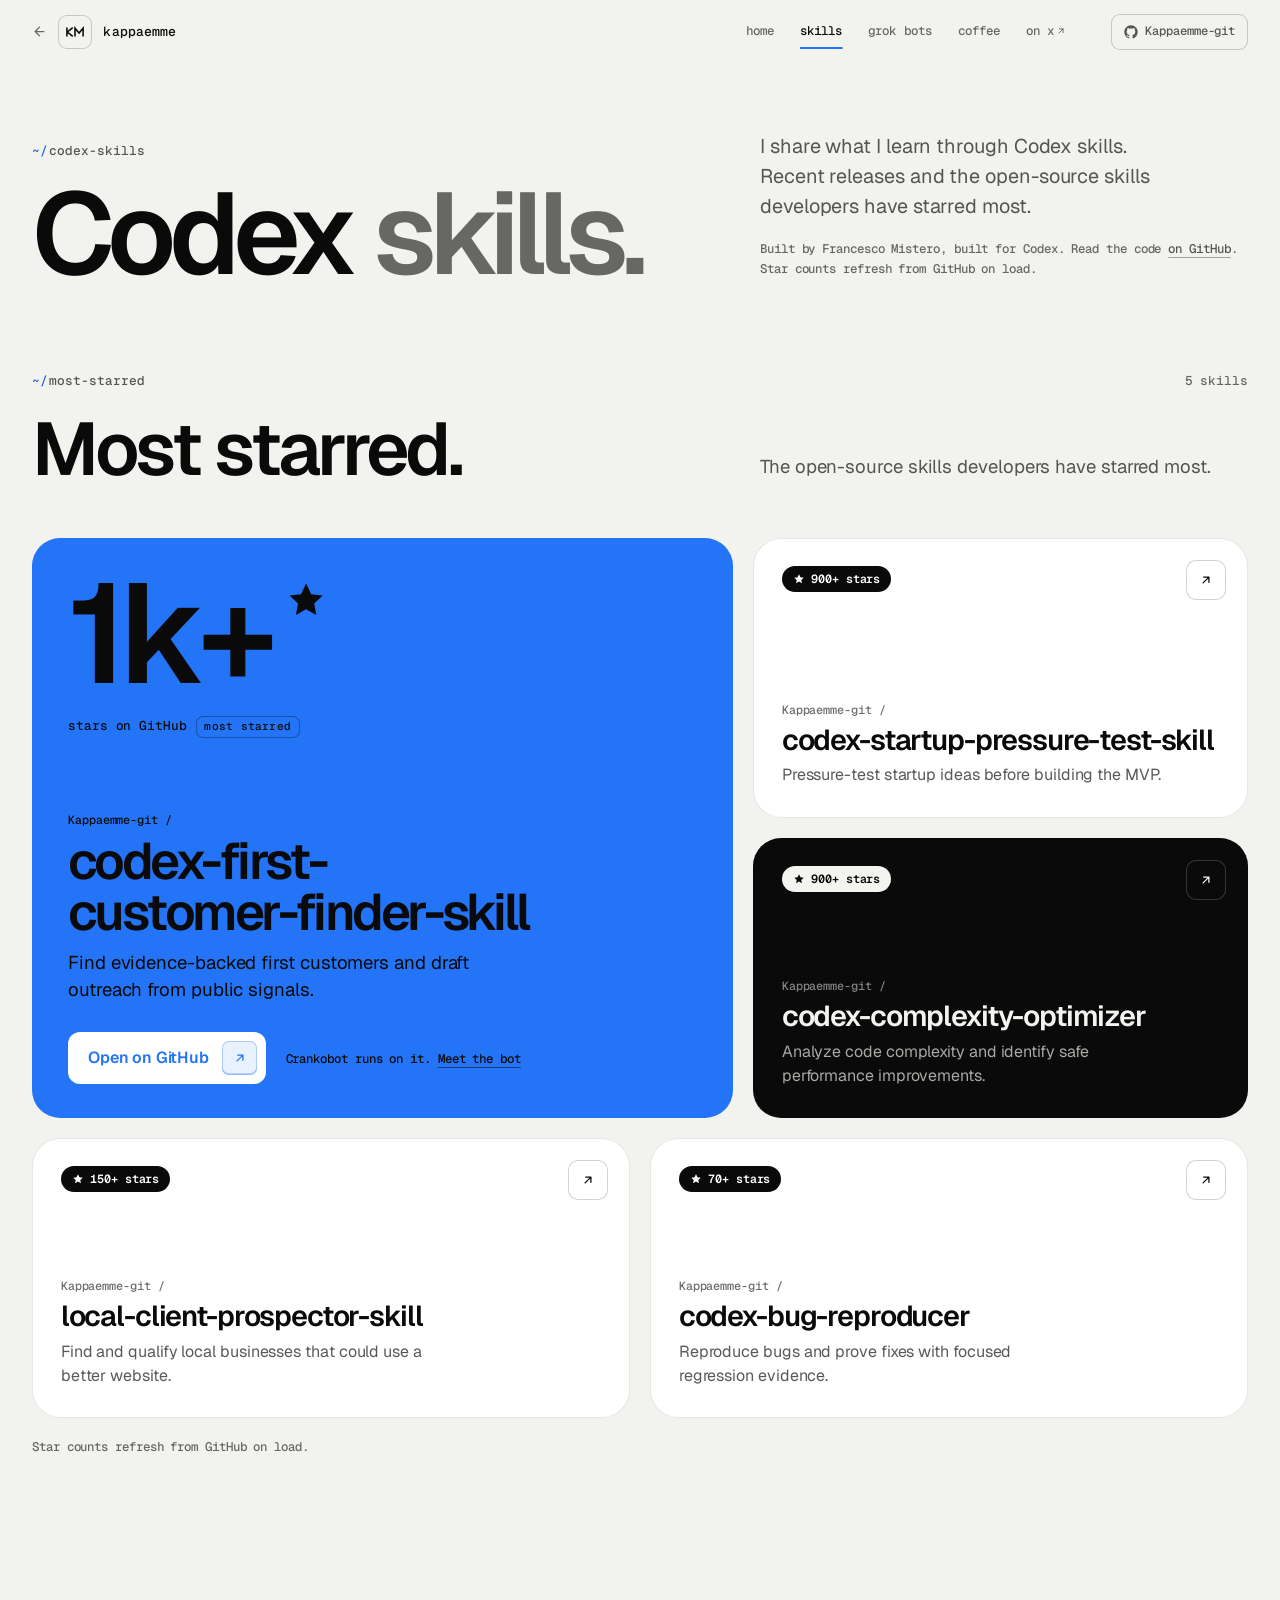
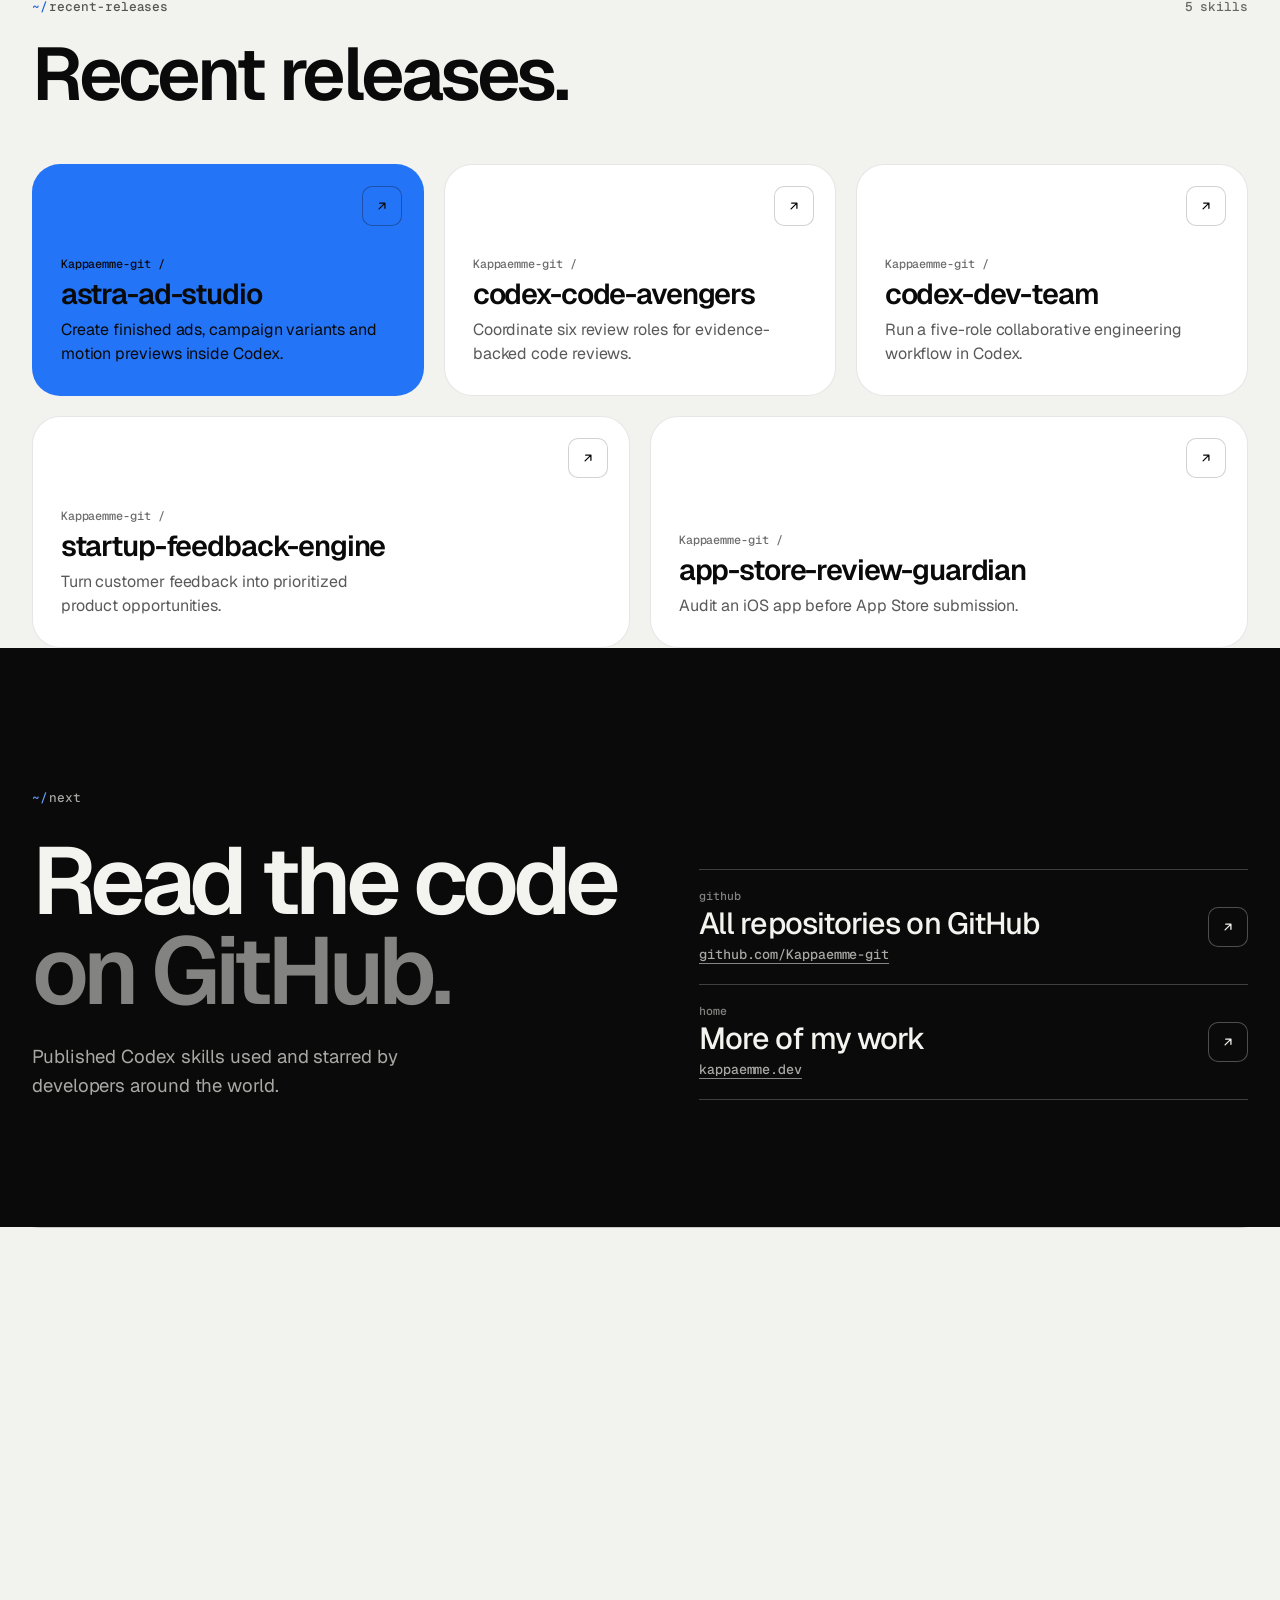
<file: skills/index.html>
<!DOCTYPE html>
<html lang="en">
<head>
<meta charset="UTF-8">
<meta name="viewport" content="width=device-width, initial-scale=1.0, viewport-fit=cover">
<title>Codex skills — Kappaemme · Francesco Mistero</title>
<meta name="description" content="Open-source Codex skills by Francesco Mistero (Kappaemme): the most starred skills and the recent releases, with live star counts from GitHub.">
<meta name="author" content="Francesco Mistero">
<meta name="theme-color" content="#F2F2EF">
<link rel="canonical" href="https://kappaemme.dev/skills/">
<meta property="og:type" content="website">
<meta property="og:title" content="Codex skills — Kappaemme">
<meta property="og:description" content="Codex skills, open source. Recent releases and the open-source skills developers have starred most.">
<meta property="og:url" content="https://kappaemme.dev/skills/">
<meta property="og:image" content="https://kappaemme.dev/images/og/skills.png">
<meta property="og:image:secure_url" content="https://kappaemme.dev/images/og/skills.png">
<meta property="og:image:width" content="1200">
<meta property="og:image:height" content="630">
<meta property="og:image:alt" content="Codex skills card with a black terminal and real Kappaemme skill names.">
<meta name="twitter:card" content="summary_large_image">
<meta name="twitter:creator" content="@Kappaemmedev">
<meta name="twitter:title" content="Codex skills — Kappaemme">
<meta name="twitter:description" content="Codex skills, open source. Recent releases and the open-source skills developers have starred most.">
<meta name="twitter:image" content="https://kappaemme.dev/images/og/skills.png">
<meta name="twitter:image:alt" content="Codex skills card with a black terminal and real Kappaemme skill names.">
<link rel="icon" type="image/svg+xml" href="../images/kappaemme-favicon.svg">
<link rel="preconnect" href="https://fonts.googleapis.com">
<link rel="preconnect" href="https://fonts.gstatic.com" crossorigin="anonymous">
<link href="https://fonts.googleapis.com/css2?family=Geist:wght@400;500;600;700&amp;family=Geist+Mono:wght@400;500;600&amp;display=swap" rel="stylesheet">
<!--
  Codex skills; shared light system in ../assets/. Skill content is static HTML (crawlable, works without JS);
  star counts come from KM.loadStars() with the same fallbacks as the home.
-->
<script>
  /* The outgoing scan already typed the command; direct arrivals type it here once per session. */
  (function () {
    var d = document.documentElement; d.classList.add("js");
    var reduce = matchMedia("(prefers-reduced-motion: reduce)").matches;
    var viaScan = false, seen = false;
    try {
      viaScan = !!sessionStorage.getItem("k-scan");
      sessionStorage.removeItem("k-scan");
      seen = !!sessionStorage.getItem("ksk-scan-seen");
    } catch (e) {}
    if (reduce) return;
    if (viaScan) d.setAttribute("data-scan", "in");
    else if (!seen) d.setAttribute("data-scan", "intro");
    if (viaScan || !seen) {
      try { sessionStorage.setItem("ksk-scan-seen", "1"); } catch (e) {}
    }
  })();
</script>
<link rel="stylesheet" href="../assets/site.css">
<style>
  @media (max-width: 639px) { .k-top--sub .k-brand__name { display: none; } }

  /* Direct arrivals use the shared terminal overlay, then its normal scan-in reveal. */
  html[data-scan="intro"] .k-scan { visibility: visible; pointer-events: auto; }
  html[data-scan="intro"] .k-scan__fill { transform: none; }
  html[data-scan="intro"] .k-scan__line { transform: translateY(0); }
  html[data-scan="intro"] .k-scan__prompt { opacity: 1; }
  html[data-scan="intro"] .k-scan__sig { margin-right: 0; }
  html[data-scan="intro"] .k-scan__cursor { animation: scan-cursor .45s steps(1) infinite; }
  html[data-scan="intro"] .k-top, html[data-scan="intro"] .k-rise { animation-play-state: paused; }

  /* ══════════════ Hero (same two-column head as /grok-bot) ══════════════ */
  .sk-hero { padding-top: calc(var(--top-h) + 3rem); }
  @media (min-width: 1024px) { .sk-hero { padding-top: calc(var(--top-h) + 4.25rem); } }
  .sk-hero__grid { display: grid; gap: 1.5rem; }
  @media (min-width: 1024px) { .sk-hero__grid { grid-template-columns: repeat(12, minmax(0, 1fr)); column-gap: 2rem; align-items: end; } .sk-hero__grid > :first-child { grid-column: 1 / span 7; } .sk-hero__grid > :last-child { grid-column: 8 / -1; padding-bottom: .5rem; } }
  .sk-hero h1 { margin-top: 1.4rem; font-size: clamp(3.3rem, 14vw, 7.5rem); font-weight: 600; line-height: .93; letter-spacing: -.058em; }
  @media (min-width: 640px) { .sk-hero h1 { font-size: clamp(4.6rem, 9vw, 7.5rem); } }
  .sk-hero__sub { font-size: 1.1rem; line-height: 1.5; color: var(--text-2); text-wrap: pretty; }
  .sk-hero__sub span { display: block; }
  @media (min-width: 768px) { .sk-hero__sub { font-size: 1.24rem; } }
  .sk-hero__fine { margin-top: 1.1rem; font: 500 .78rem/1.6 var(--font-mono); color: var(--text-3); }
  .sk-hero__fine a { color: var(--text-2); }

  /* ══════════════ Groups (most starred / recent releases) ══════════════ */
  .sk-group { scroll-margin-top: var(--top-h); }
  .sk-group--first { padding-top: 4rem; }
  @media (min-width: 1024px) { .sk-group--first { padding-top: 5.5rem; } }

  /* bento: 1 col → 2 cols (768) → 12-col layouts (1024) */
  .sk-bento { display: grid; gap: 1rem; }
  @media (min-width: 768px) { .sk-bento { grid-template-columns: repeat(2, minmax(0, 1fr)); gap: 1.25rem; } }
  @media (min-width: 768px) and (max-width: 1023px) { .sk-bento > .sk-feature, .sk-bento > :last-child:nth-child(odd) { grid-column: 1 / -1; } }
  @media (min-width: 1024px) {
    .sk-bento { grid-template-columns: repeat(12, minmax(0, 1fr)); }
    .sk-bento--top > :nth-child(1) { grid-column: 1 / span 7; grid-row: span 2; }
    .sk-bento--top > :nth-child(2), .sk-bento--top > :nth-child(3) { grid-column: 8 / -1; }
    .sk-bento--top > :nth-child(4) { grid-column: 1 / span 6; }
    .sk-bento--top > :nth-child(5) { grid-column: 7 / -1; }
    .sk-bento--new > :nth-child(-n+3) { grid-column: span 4; }
    .sk-bento--new > :nth-child(n+4) { grid-column: span 6; }
  }

  /* a skill tile: the whole tile is the GitHub link */
  .sk-tile { display: flex; flex-direction: column; gap: .55rem; min-height: 15.5rem; padding: 1.4rem 1.4rem 1.55rem; color: var(--text); text-decoration: none; transition: transform .35s var(--ease-out), box-shadow .35s; }
  @media (min-width: 768px) { .sk-tile { min-height: 17.5rem; padding: 1.75rem 1.8rem 1.9rem; } }
  .sk-tile:hover { transform: translateY(-3px); }
  .sk-tile.k-tile--white:hover { box-shadow: inset 0 0 0 1px var(--line-2), 0 18px 40px -26px rgba(10,10,10,.35); }
  .sk-tile > .k-go { position: absolute; top: 1.1rem; right: 1.1rem; }
  @media (min-width: 768px) { .sk-tile > .k-go { top: 1.4rem; right: 1.4rem; } }
  .sk-tile__path { margin-top: auto; padding-top: 2.25rem; font: 500 .74rem/1 var(--font-mono); color: var(--text-3); }
  .sk-tile__name { font-size: clamp(1.5rem, 2.25vw, 1.9rem); font-weight: 600; line-height: 1.04; letter-spacing: -.04em; text-wrap: balance; overflow-wrap: anywhere; }
  @media (max-width: 767px) { .sk-tile { min-height: 0; } .sk-tile .sk-tile__path { padding-top: 2.6rem; } .sk-tile .sk-stars + .sk-tile__path { padding-top: 1.75rem; } }
  @media (min-width: 768px) { .sk-bento--new .sk-tile { min-height: 14.5rem; } }
  .sk-tile__desc { max-width: 40ch; font-size: 1rem; line-height: 1.5; color: var(--text-2); text-wrap: pretty; }

  /* star chip: a small black accent (white on the black tile) */
  .sk-stars { align-self: flex-start; display: inline-flex; align-items: center; gap: .4rem; padding: .44rem .68rem; border-radius: 999px; background: var(--ink); color: #fff; font: 600 .74rem/1 var(--font-mono); white-space: nowrap; }
  .sk-stars svg { width: 12px; height: 12px; }
  .k-tile--night .sk-stars { background: #F3F3EF; color: var(--ink); }

  /* the featured skill: big live star count on the blue tile */
  .sk-feature { display: flex; flex-direction: column; justify-content: space-between; gap: 2.5rem; min-height: 26rem; padding: 1.6rem 1.4rem 1.5rem; }
  @media (min-width: 768px) { .sk-feature { padding: 2.4rem 2.25rem 2.1rem; } }
  @media (min-width: 1024px) { .sk-feature { min-height: 0; } }
  .sk-feature__count { display: grid; gap: 1.1rem; }
  .sk-feature__num { display: flex; align-items: flex-start; gap: .12em; font-size: clamp(4.75rem, 11vw, 9.5rem); font-weight: 600; line-height: .82; letter-spacing: -.065em; }
  .sk-feature__num svg { width: .3em; height: .3em; margin-top: .02em; flex: none; }
  .sk-feature__cap { display: flex; align-items: center; gap: .55rem; margin-top: .4rem; font: 500 .8rem/1 var(--font-mono); }
  .sk-feature__cap .k-tag { color: var(--ink); }
  .sk-feature__body { display: grid; gap: .65rem; }
  .sk-feature .sk-tile__path { margin: 0; padding: 0; }
  .sk-feature h3 { max-width: 15ch; font-size: clamp(2rem, 4vw, 3.4rem); font-weight: 600; line-height: 1; letter-spacing: -.05em; text-wrap: balance; }
  .sk-feature .sk-tile__desc { max-width: 38ch; font-size: 1.06rem; color: var(--ink); }
  @media (min-width: 768px) { .sk-feature .sk-tile__desc { font-size: 1.16rem; } }
  .sk-feature__cta { display: flex; flex-wrap: wrap; align-items: center; gap: .8rem 1.25rem; margin-top: 1.1rem; }
  .sk-feature .k-btn, .sk-feature .k-btn:hover { background: #FFFFFF; color: #2474F7; }
  .sk-feature .k-key { background: rgba(36,116,247,.1); box-shadow: inset 0 0 0 1px rgba(36,116,247,.3), inset 0 -2px 0 rgba(36,116,247,.22); }
  .sk-feature__also { font: 500 .78rem/1.4 var(--font-mono); }
  .sk-feature__also a { color: var(--ink); }

  .sk-note { margin-top: 1.25rem; font: 500 .78rem/1.5 var(--font-mono); color: var(--text-3); }

  /* ══════════════ Closing ══════════════ */
  .sk-close { padding-bottom: 6rem; }
  .sk-close.k-dark { background: var(--night); --line: rgba(255,255,255,.22); --line-2: rgba(255,255,255,.28); --line-3: rgba(255,255,255,.5); }
  @media (min-width: 768px) { .sk-close { padding-bottom: 8rem; } }
  .sk-close__grid { display: grid; gap: 2.75rem; margin-top: 1.5rem; }
  @media (min-width: 1024px) { .sk-close__grid { grid-template-columns: minmax(0, 1.1fr) minmax(0, 1fr); gap: 4rem; align-items: end; margin-top: 2rem; } }
  .sk-close h2 { max-width: 10ch; font-size: clamp(3rem, 7.4vw, 6rem); font-weight: 600; line-height: .95; letter-spacing: -.055em; text-wrap: balance; }
  .sk-close .k-lede { margin-top: 1.6rem; max-width: 36ch; }
  /* reach rows: same as /coffee's .k-reach */
  .k-reach li:last-child a { box-shadow: 0 1px 0 var(--line); }
  .k-reach a { position: relative; display: grid; grid-template-columns: minmax(0, 1fr) auto; align-items: center; gap: .3rem 1rem; padding: 1.3rem 0; text-decoration: none; }
  .k-reach a::before { content: ""; position: absolute; top: 0; left: 0; right: 0; height: 1px; background: var(--line); transform-origin: 0 50%; }
  .k-reach small { grid-column: 1; font: 500 .72rem/1 var(--font-mono); color: var(--text-3); }
  .k-reach span { grid-column: 1; font-size: clamp(1.3rem, 2.5vw, 1.9rem); font-weight: 500; letter-spacing: -.03em; line-height: 1.15; }
  .k-reach em { grid-column: 1; font: 500 .84rem/1.3 var(--font-mono); font-style: normal; color: var(--text-2); overflow-wrap: anywhere; }
  .sk-close .k-reach em { text-decoration: underline; text-decoration-thickness: 1px; text-underline-offset: 4px; text-decoration-color: var(--line-3); transition: text-decoration-color .2s; }
  .sk-close .k-reach a:hover em, .sk-close .k-reach a:focus-visible em { text-decoration-color: var(--text); }
  .k-reach .k-go { grid-column: 2; grid-row: 1 / span 3; }

  @media (max-width: 639px) {
    .sk-tile, .sk-feature { min-width: 0; }
    .sk-tile__path { font-size: .94rem; line-height: 1.35; overflow-wrap: anywhere; }
    .sk-hero h1, .sk-close h2 { overflow-wrap: anywhere; }
    .sk-feature__cta .k-btn { max-width: 100%; }
    .k-reach em { font-size: .94rem; }
  }

  @media (prefers-reduced-motion: reduce) { .sk-tile:hover { transform: none; } }
</style>
</head>
<body>

<svg width="0" height="0" style="position:absolute" aria-hidden="true">
  <symbol id="i-ne" viewBox="0 0 24 24"><path d="M7 17 17 7M8 7h9v9" fill="none" stroke="currentColor" stroke-width="2.2" stroke-linecap="round" stroke-linejoin="round"/></symbol>
  <symbol id="i-back" viewBox="0 0 24 24"><path d="m12 19-7-7 7-7M19 12H5" fill="none" stroke="currentColor" stroke-width="2" stroke-linecap="round" stroke-linejoin="round"/></symbol>
  <symbol id="i-gh" viewBox="0 0 24 24"><path fill="currentColor" d="M12 .5C5.65.5.5 5.65.5 12c0 5.08 3.29 9.39 7.86 10.91.58.11.79-.25.79-.55 0-.27-.01-1.17-.02-2.12-3.2.7-3.87-1.36-3.87-1.36-.52-1.33-1.28-1.68-1.28-1.68-1.04-.71.08-.7.08-.7 1.15.08 1.76 1.18 1.76 1.18 1.03 1.76 2.69 1.25 3.35.96.1-.74.4-1.25.73-1.54-2.55-.29-5.24-1.28-5.24-5.68 0-1.26.45-2.28 1.18-3.09-.12-.29-.51-1.46.11-3.05 0 0 .96-.31 3.16 1.18.92-.26 1.9-.38 2.88-.39.98 0 1.96.13 2.88.39 2.19-1.49 3.15-1.18 3.15-1.18.63 1.59.23 2.76.12 3.05.73.81 1.18 1.83 1.18 3.09 0 4.42-2.69 5.39-5.25 5.67.41.36.78 1.06.78 2.14 0 1.54-.01 2.79-.01 3.17 0 .31.2.67.79.55C20.22 21.38 23.5 17.08 23.5 12 23.5 5.65 18.35.5 12 .5Z"/></symbol>
  <symbol id="i-star" viewBox="0 0 24 24"><path fill="currentColor" d="m12 2.6 2.9 6 6.5.8-4.8 4.5 1.2 6.5L12 17.2l-5.8 3.2 1.2-6.5L2.6 9.4l6.5-.8z"/></symbol>
</svg>

<a class="k-skip" href="#main">Skip to content</a>
<div class="k-scan" aria-hidden="true"><div class="k-scan__fill"></div><div class="k-scan__line"></div><div class="k-scan__prompt"><span class="k-scan__sig">$</span><span class="k-scan__cmd"></span><span class="k-scan__cursor"></span></div></div>

<!-- ═══════════ Top bar (sub-page) ═══════════ -->
<header class="k-top k-top--sub">
  <div class="wrap k-top__in">
    <a class="k-brand" href="../" aria-label="Kappaemme home"><svg class="k-brand__back" aria-hidden="true"><use href="#i-back"/></svg><span class="k-brand__mark"><img src="../images/kappaemme-mark.svg" alt="" width="20" height="12"></span><span class="k-brand__name">kappaemme</span></a>
    <nav class="k-links" aria-label="Site">
      <a href="../" data-scan><span class="t">home</span><span class="s">home</span></a>
      <a href="#top" aria-current="page"><span class="t">skills</span><span class="s">skills</span></a>
      <a href="../grok-bot/"><span class="t">grok bots</span><span class="s">bots</span></a>
      <a href="../coffee/" data-scan><span class="t">coffee</span><span class="s">coffee</span></a>
      <a href="https://x.com/Kappaemmedev" target="_blank" rel="noopener"><span class="t">on x</span><span class="s">x</span><svg class="ic" aria-hidden="true"><use href="#i-ne"/></svg></a>
      <span class="k-caret" aria-hidden="true"></span>
    </nav>
    <a class="k-top__gh" href="https://github.com/Kappaemme-git" target="_blank" rel="noopener"><svg aria-hidden="true"><use href="#i-gh"/></svg>Kappaemme-git</a>
  </div>
</header>

<div class="site-content">
<main id="main">

  <!-- ═══════════ Hero ═══════════ -->
  <section class="sk-hero" id="top" aria-labelledby="sk-title">
    <div class="wrap sk-hero__grid">
      <div>
        <p class="k-path k-rise" style="--d:.02s"><b>~/</b>codex-skills</p>
        <h1 class="k-rise" id="sk-title" style="--d:.08s">Codex <span class="k-dim">skills.</span></h1>
      </div>
      <div>
        <p class="sk-hero__sub k-rise" style="--d:.16s"><span>I share what I learn through Codex skills.</span><span>Recent releases and the open-source skills developers have starred most.</span></p>
        <p class="sk-hero__fine k-rise" style="--d:.24s">Built by Francesco Mistero, built for Codex. Read the code <a class="u-link" href="https://github.com/Kappaemme-git" target="_blank" rel="noopener">on GitHub</a>. Star counts refresh from GitHub on load.</p>
      </div>
    </div>
  </section>

  <!-- ═══════════ Most starred ═══════════ -->
  <section class="k-section sk-group sk-group--first" id="most-starred" aria-labelledby="sk-top-title">
    <div class="wrap">
      <header class="k-head">
        <p class="k-path"><b>~/</b>most-starred<span class="k-count">5 skills</span></p>
        <h2 class="k-h2 reveal" id="sk-top-title">Most starred.</h2>
        <p class="k-lede reveal">The open-source skills developers have starred most.</p>
      </header>

      <div class="sk-bento sk-bento--top" data-stagger>
        <!-- featured: blue tile, live count as the headline number (fallback 1k+, as on the home) -->
        <article class="sk-feature k-tile k-tile--blue reveal" data-stars-repo="codex-first-customer-finder-skill" aria-labelledby="sk-s1">
          <div class="sk-feature__count">
            <p class="sk-feature__num"><span data-stars data-stars-short>1k+</span><svg aria-hidden="true"><use href="#i-star"/></svg></p>
            <p class="sk-feature__cap">stars on GitHub <span class="k-tag">most starred</span></p>
          </div>
          <div class="sk-feature__body">
            <p class="sk-tile__path">Kappaemme-git /</p>
            <h3 id="sk-s1">codex-first-<wbr>customer-finder-<wbr>skill</h3>
            <p class="sk-tile__desc">Find evidence-backed first customers and draft outreach from public signals.</p>
            <div class="sk-feature__cta">
              <a class="k-btn" href="https://github.com/Kappaemme-git/codex-first-customer-finder-skill" target="_blank" rel="noopener"><span class="k-btn__label">Open on GitHub</span><span class="k-key"><svg aria-hidden="true"><use href="#i-ne"/></svg></span></a>
              <p class="sk-feature__also">Crankobot runs on it. <a class="u-link" href="../grok-bot/#bot-crankobot">Meet the bot</a></p>
            </div>
          </div>
        </article>

        <a class="sk-tile k-tile k-tile--white reveal" data-stars-repo="codex-startup-pressure-test-skill" href="https://github.com/Kappaemme-git/codex-startup-pressure-test-skill" target="_blank" rel="noopener">
          <span class="sk-stars"><svg aria-hidden="true"><use href="#i-star"/></svg><span data-stars>900+ stars</span></span>
          <span class="sk-tile__path">Kappaemme-git /</span>
          <span class="sk-tile__name">codex-startup-<wbr>pressure-test-<wbr>skill</span>
          <span class="sk-tile__desc">Pressure-test startup ideas before building the MVP.</span>
          <span class="k-go"><svg aria-hidden="true"><use href="#i-ne"/></svg></span>
        </a>

        <a class="sk-tile k-tile k-tile--night reveal" data-stars-repo="codex-complexity-optimizer" href="https://github.com/Kappaemme-git/codex-complexity-optimizer" target="_blank" rel="noopener">
          <span class="sk-stars"><svg aria-hidden="true"><use href="#i-star"/></svg><span data-stars>900+ stars</span></span>
          <span class="sk-tile__path">Kappaemme-git /</span>
          <span class="sk-tile__name">codex-complexity-<wbr>optimizer</span>
          <span class="sk-tile__desc">Analyze code complexity and identify safe performance improvements.</span>
          <span class="k-go"><svg aria-hidden="true"><use href="#i-ne"/></svg></span>
        </a>

        <a class="sk-tile k-tile k-tile--white reveal" data-stars-repo="local-client-prospector-skill" href="https://github.com/Kappaemme-git/local-client-prospector-skill" target="_blank" rel="noopener">
          <span class="sk-stars"><svg aria-hidden="true"><use href="#i-star"/></svg><span data-stars>150+ stars</span></span>
          <span class="sk-tile__path">Kappaemme-git /</span>
          <span class="sk-tile__name">local-client-<wbr>prospector-skill</span>
          <span class="sk-tile__desc">Find and qualify local businesses that could use a better website.</span>
          <span class="k-go"><svg aria-hidden="true"><use href="#i-ne"/></svg></span>
        </a>

        <a class="sk-tile k-tile k-tile--white reveal" data-stars-repo="codex-bug-reproducer" href="https://github.com/Kappaemme-git/codex-bug-reproducer" target="_blank" rel="noopener">
          <span class="sk-stars"><svg aria-hidden="true"><use href="#i-star"/></svg><span data-stars>70+ stars</span></span>
          <span class="sk-tile__path">Kappaemme-git /</span>
          <span class="sk-tile__name">codex-bug-<wbr>reproducer</span>
          <span class="sk-tile__desc">Reproduce bugs and prove fixes with focused regression evidence.</span>
          <span class="k-go"><svg aria-hidden="true"><use href="#i-ne"/></svg></span>
        </a>
      </div>
      <p class="sk-note reveal">Star counts refresh from GitHub on load.</p>
    </div>
  </section>

  <!-- ═══════════ Recent releases ═══════════ -->
  <section class="k-section sk-group" id="recent" aria-labelledby="sk-new-title">
    <div class="wrap">
      <header class="k-head">
        <p class="k-path"><b>~/</b>recent-releases<span class="k-count">5 skills</span></p>
        <h2 class="k-h2 reveal" id="sk-new-title">Recent releases.</h2>
        <p class="k-lede reveal">The newest skills in the library, open source on GitHub.</p>
      </header>

      <div class="sk-bento sk-bento--new" data-stagger>
        <a class="sk-tile k-tile k-tile--blue reveal" href="https://github.com/Kappaemme-git/astra-ad-studio" target="_blank" rel="noopener">
          <span class="sk-tile__path">Kappaemme-git /</span>
          <span class="sk-tile__name">astra-ad-<wbr>studio</span>
          <span class="sk-tile__desc">Create finished ads, campaign variants and motion previews inside Codex.</span>
          <span class="k-go"><svg aria-hidden="true"><use href="#i-ne"/></svg></span>
        </a>
        <a class="sk-tile k-tile k-tile--white reveal" href="https://github.com/Kappaemme-git/codex-code-avengers" target="_blank" rel="noopener">
          <span class="sk-tile__path">Kappaemme-git /</span>
          <span class="sk-tile__name">codex-code-<wbr>avengers</span>
          <span class="sk-tile__desc">Coordinate six review roles for evidence-backed code reviews.</span>
          <span class="k-go"><svg aria-hidden="true"><use href="#i-ne"/></svg></span>
        </a>
        <a class="sk-tile k-tile k-tile--white reveal" href="https://github.com/Kappaemme-git/codex-dev-team" target="_blank" rel="noopener">
          <span class="sk-tile__path">Kappaemme-git /</span>
          <span class="sk-tile__name">codex-dev-<wbr>team</span>
          <span class="sk-tile__desc">Run a five-role collaborative engineering workflow in Codex.</span>
          <span class="k-go"><svg aria-hidden="true"><use href="#i-ne"/></svg></span>
        </a>
        <a class="sk-tile k-tile k-tile--white reveal" href="https://github.com/Kappaemme-git/startup-feedback-engine" target="_blank" rel="noopener">
          <span class="sk-tile__path">Kappaemme-git /</span>
          <span class="sk-tile__name">startup-feedback-<wbr>engine</span>
          <span class="sk-tile__desc">Turn customer feedback into prioritized product opportunities.</span>
          <span class="k-go"><svg aria-hidden="true"><use href="#i-ne"/></svg></span>
        </a>
        <a class="sk-tile k-tile k-tile--white reveal" href="https://github.com/Kappaemme-git/app-store-review-guardian" target="_blank" rel="noopener">
          <span class="sk-tile__path">Kappaemme-git /</span>
          <span class="sk-tile__name">app-store-<wbr>review-guardian</span>
          <span class="sk-tile__desc">Audit an iOS app before App Store submission.</span>
          <span class="k-go"><svg aria-hidden="true"><use href="#i-ne"/></svg></span>
        </a>
      </div>
    </div>
  </section>

  <!-- ═══════════ Closing ═══════════ -->
  <section class="k-section sk-close k-dark" aria-labelledby="sk-close-title">
    <div class="wrap">
      <p class="k-path"><b>~/</b>next</p>
      <div class="sk-close__grid">
        <div>
          <h2 class="reveal" id="sk-close-title">Read the code <span class="k-dim">on GitHub.</span></h2>
          <p class="k-lede reveal">Published Codex skills used and starred by developers around the world.</p>
        </div>
        <ul class="k-reach reveal" data-grow>
          <li><a class="k-grow" style="--i:0" href="https://github.com/Kappaemme-git?tab=repositories" target="_blank" rel="noopener"><small>github</small><span>All repositories on GitHub</span><em>github.com/Kappaemme-git</em><span class="k-go"><svg aria-hidden="true"><use href="#i-ne"/></svg></span></a></li>
          <li><a class="k-grow" style="--i:1" href="../"><small>home</small><span>More of my work</span><em>kappaemme.dev</em><span class="k-go"><svg aria-hidden="true"><use href="#i-ne"/></svg></span></a></li>
        </ul>
      </div>
    </div>
  </section>

</main>
</div>

<!-- ═══════════ The floor (shared footer) ═══════════ -->
<footer class="k-floor" aria-label="Site footer">
  <div class="wrap k-floor__in">
    <div class="k-floor__top">
      <p class="k-floor__lead k-rise-f" style="--i:0">I build small apps, tools and bots, try them in the real world and keep the ones that work. Everything else I make is on kappaemme.dev.</p>
      <nav class="k-floor__nav" aria-label="Footer">
        <div class="k-rise-f" style="--i:1"><p>index</p><ul><li><a href="../">home</a></li><li><a href="../#products">projects</a></li><li><a href="../grok-bot/">grok bots</a></li><li><a data-scan href="../coffee/">coffee</a></li></ul></div>
        <div class="k-rise-f" style="--i:2"><p>skills</p><ul><li><a href="#most-starred">most starred</a></li><li><a href="#recent">recent releases</a></li><li><a href="https://github.com/Kappaemme-git?tab=repositories" target="_blank" rel="noopener">all repositories ↗</a></li></ul></div>
        <div class="k-rise-f k-floor__nav-x" style="--i:3"><p>elsewhere</p><ul><li><a href="https://github.com/Kappaemme-git" target="_blank" rel="noopener">github ↗</a></li><li><a href="https://x.com/Kappaemmedev" target="_blank" rel="noopener">x · @Kappaemmedev ↗</a></li></ul></div>
      </nav>
    </div>
    <a class="k-mark" href="../" aria-label="kappaemme.dev, back to the main site"><span data-type>kappaemme.dev</span><span class="k-mark__caret" aria-hidden="true"></span></a>
    <p class="k-floor__status"><span>© 2026 Francesco Mistero<span class="k-floor__made"> · Made one commit at a time.</span></span><a href="#top">↑ back to top</a></p>
  </div>
</footer>

<script src="../assets/site.js"></script>
<script>
(function () {
  "use strict";
  var $ = KM.$;
  KM.boot();   /* reveal + stagger, hairlines, typed floor, live stars (KM.loadStars), rAF loop */

  /* ── First direct arrival: type once on the shared scan, then reveal. ── */
  var root = document.documentElement;
  if (root.getAttribute("data-scan") === "intro") {
    var scan = $(".k-scan"), fill = $(".k-scan__fill", scan), cmd = $(".k-scan__cmd", scan);
    var command = "use-Kappaemme's skill", typed = 0, done = false;
    var typeTimer, revealTimer, finishTimer;
    function finish() {
      if (done) return;
      done = true;
      clearTimeout(typeTimer); clearTimeout(revealTimer); clearTimeout(finishTimer);
      ["click", "keydown"].forEach(function (event) { window.removeEventListener(event, skip); });
      window.removeEventListener("pagehide", finish);
      window.removeEventListener("pageshow", onPageShow);
      fill.removeEventListener("animationend", onScanEnd);
      KM.skipScan();
    }
    function onPageShow(event) { if (event.persisted) finish(); }
    function onScanEnd(event) { if (event.target === fill && event.animationName === "scan-fill-in") finish(); }
    function reveal() {
      if (done || root.getAttribute("data-scan") !== "intro") return;
      clearTimeout(typeTimer); clearTimeout(revealTimer);
      ["click", "keydown"].forEach(function (event) { window.removeEventListener(event, skip); });
      fill.addEventListener("animationend", onScanEnd);
      root.setAttribute("data-scan", "in");
      finishTimer = setTimeout(finish, 650);
    }
    function skip() { reveal(); }
    function typeChar() {
      if (done) return;
      cmd.textContent = command.slice(0, ++typed);
      if (typed < command.length) typeTimer = setTimeout(typeChar, 250 / command.length);
    }
    typeTimer = setTimeout(typeChar, 300 + 250 / command.length);
    revealTimer = setTimeout(reveal, 850);
    ["click", "keydown"].forEach(function (event) { window.addEventListener(event, skip); });
    window.addEventListener("pagehide", finish);
    window.addEventListener("pageshow", onPageShow);
  }
})();
</script>
</body>
</html>
</file>
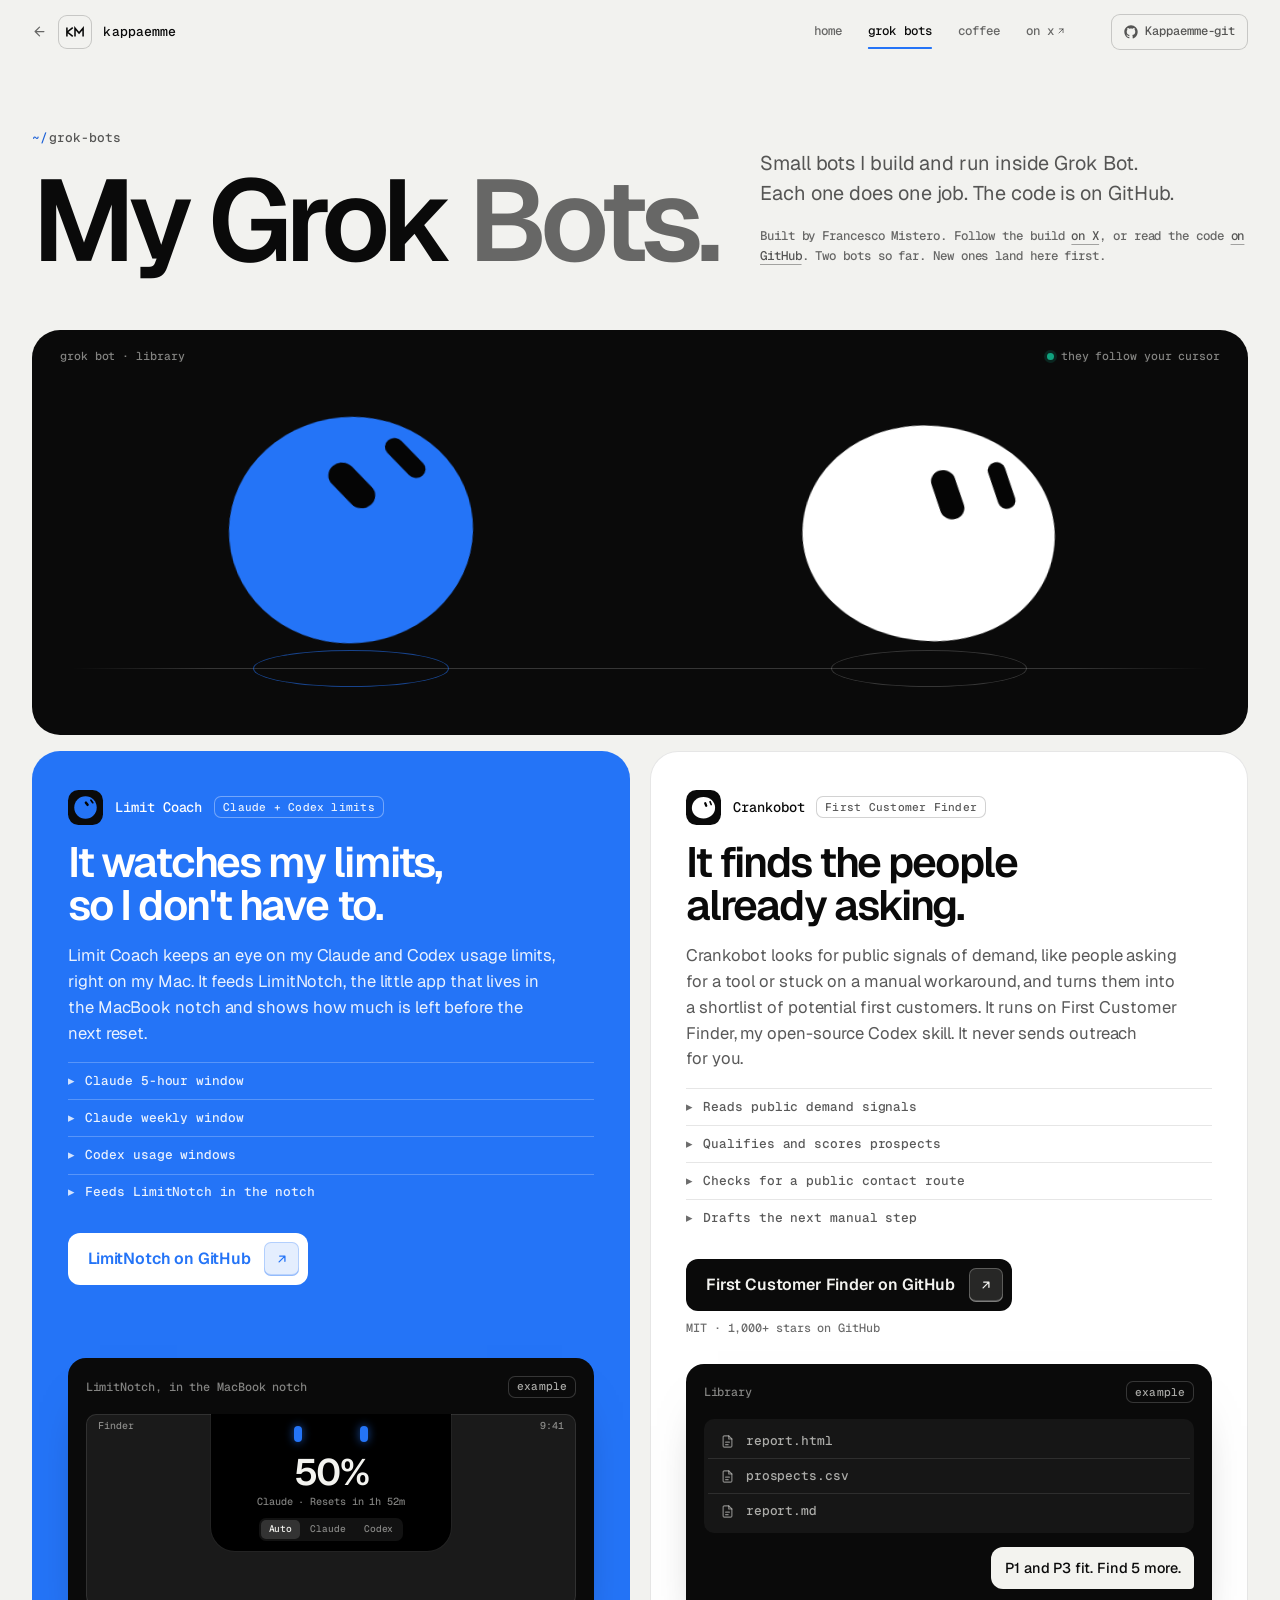
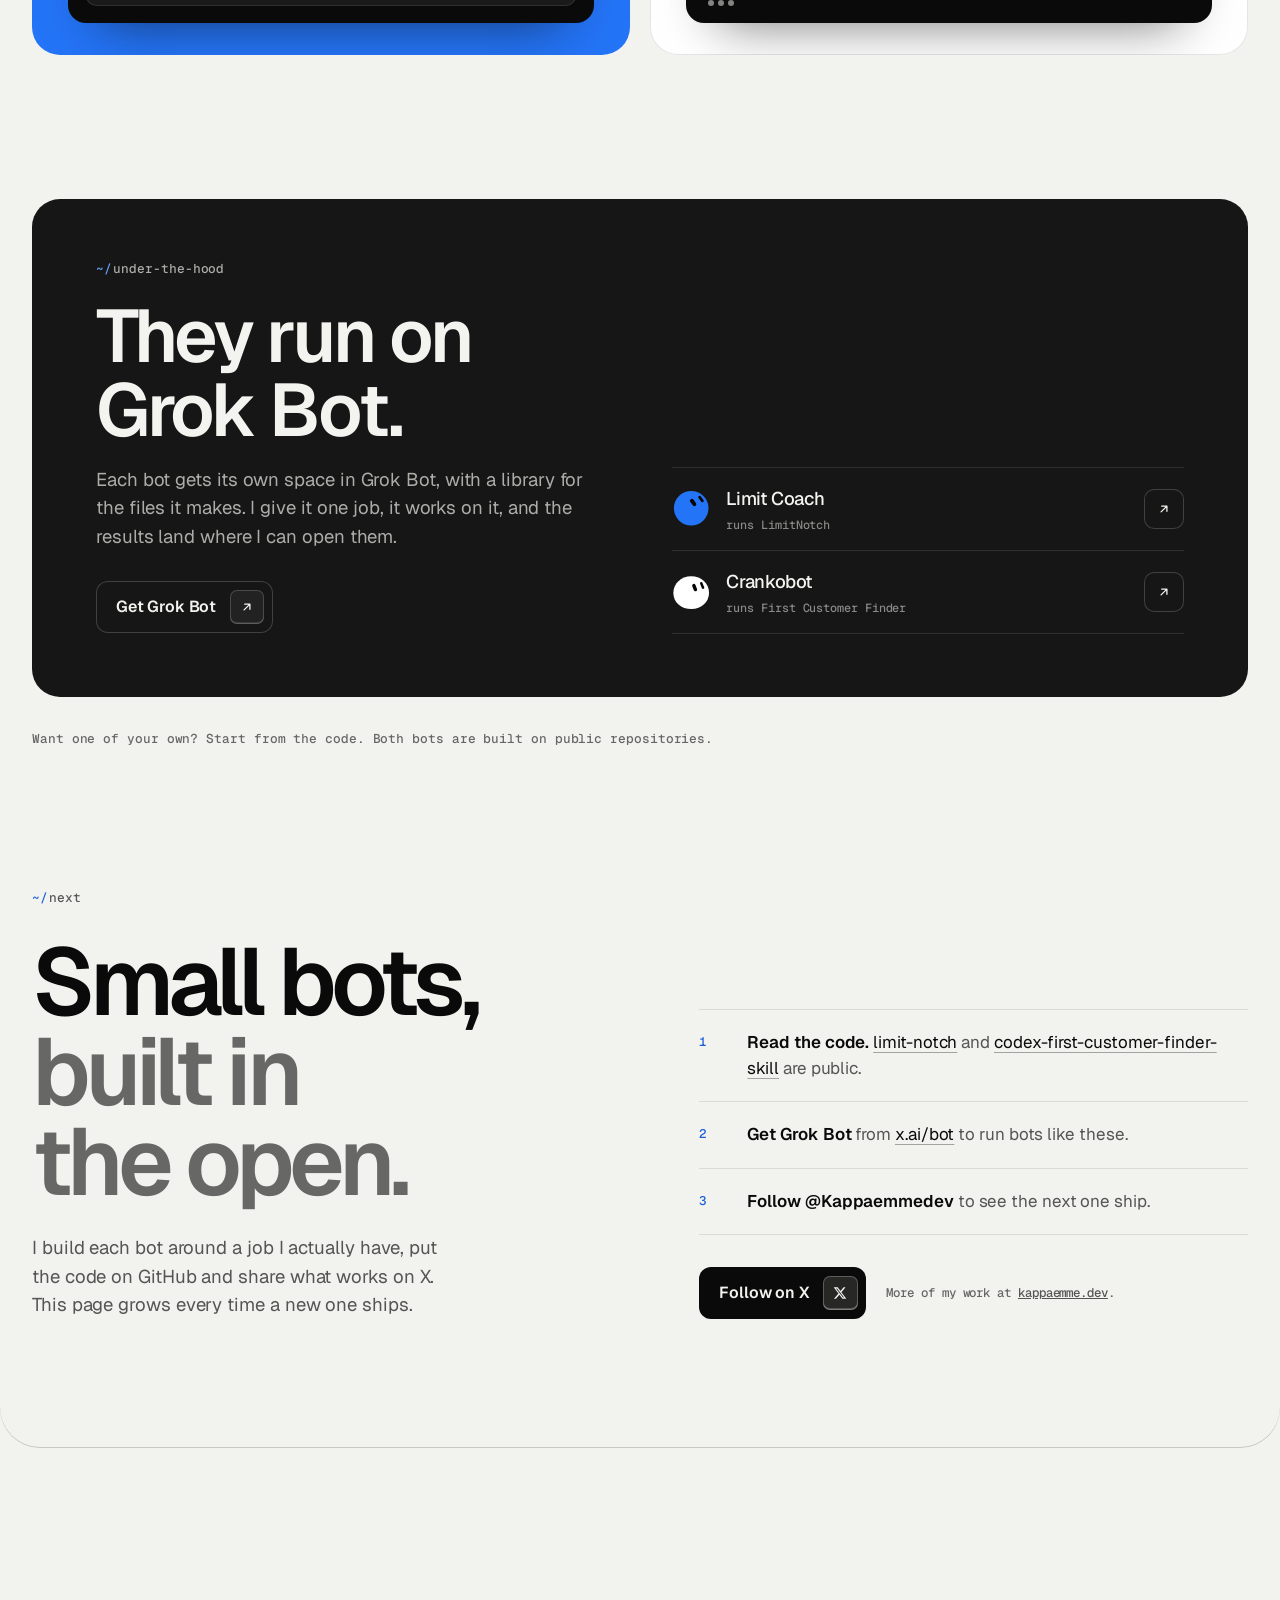
<file: design/grok-bot/prototype.html>
<!DOCTYPE html>
<html lang="en">
<head>
<meta charset="UTF-8">
<meta name="viewport" content="width=device-width, initial-scale=1.0, viewport-fit=cover">
<title>Grok Bots — Kappaemme · Francesco Mistero</title>
<meta name="description" content="A small library of Grok Bots by Francesco Mistero (Kappaemme): Limit Coach watches Claude and Codex limits for LimitNotch, Crankobot finds first customers from public demand.">
<meta name="author" content="Francesco Mistero">
<meta name="theme-color" content="#F2F2EF">
<link rel="canonical" href="https://kappaemme.dev/grok-bot">
<meta property="og:type" content="website">
<meta property="og:title" content="Grok Bots — Kappaemme">
<meta property="og:description" content="Meet Limit Coach and Crankobot, small Grok Bots built in public by Francesco Mistero.">
<meta property="og:url" content="https://kappaemme.dev/grok-bot">
<link rel="icon" type="image/svg+xml" href="../../grok-bot/assets/limit-coach.svg">
<link rel="preconnect" href="https://fonts.googleapis.com">
<link rel="preconnect" href="https://fonts.gstatic.com" crossorigin="anonymous">
<link href="https://fonts.googleapis.com/css2?family=Geist:wght@400;500;600;700&amp;family=Geist+Mono:wght@400;500;600&amp;display=swap" rel="stylesheet">
<!--
  Grok Bots library; shared dark system in ../assets/. Bot data: bots.data.js.
-->
<script>
  /* Boot once per session, or whenever we arrive through the scan transition. */
  (function () {
    var d = document.documentElement; d.classList.add("js");
    try {
      var reduce = matchMedia("(prefers-reduced-motion: reduce)").matches;
      var viaScan = sessionStorage.getItem("k-scan"); sessionStorage.removeItem("k-scan");
      if (!reduce && (viaScan || !sessionStorage.getItem("kgb-booted"))) { d.setAttribute("data-boot", ""); sessionStorage.setItem("kgb-booted", "1"); }
    } catch (e) {}
  })();
</script>
<link rel="stylesheet" href="../restyle/shared.css">
<script src="../../grok-bot/bots.data.js"></script>
<style>
  @media (max-width: 639px) { .k-top--sub .k-brand__name { display: none; } }

  /* ══════════════ Boot intro (v3): colour frames + terminal log + scan ══════════════
     Night frame types the command, paper frame brings Limit Coach online,
     blue frame brings Crankobot online, then the scan line sweeps down. */
  .gb-boot { position: fixed; inset: 0; z-index: 2900; display: none; background: var(--night); overflow: hidden; }
  html[data-boot] .gb-boot { display: block; animation: boot-out .8s var(--ease-io) 1.25s forwards; }
  html[data-boot] { --enter: 1.4s; }
  @keyframes boot-out { to { transform: translateY(100%); } }
  .gb-boot__frame { position: absolute; inset: 0; display: grid; place-items: center; background: var(--f); visibility: hidden; animation: frame-on 1ms linear calc(var(--i) * .4s) forwards; }
  @keyframes frame-on { to { visibility: visible; } }
  .gb-boot__frame img { width: clamp(7rem, 24vw, 12rem); height: auto; animation: frame-pop .6s var(--spring) calc(var(--i) * .4s) both; }
  @keyframes frame-pop { 0% { opacity: 0; transform: translateY(30%) scale(.5); } 35% { opacity: 1; } 100% { opacity: 1; transform: none; } }
  .gb-boot__line { position: absolute; z-index: 2; top: 0; left: 0; right: 0; height: 2px; background: var(--lc); box-shadow: 0 0 16px 2px var(--lc-glow), 0 0 2px var(--lc); }
  .gb-boot__log { position: absolute; z-index: 2; left: 0; right: 0; bottom: max(12vh, 5.5rem); display: grid; gap: .7rem; font: 500 clamp(.95rem, 2.6vw, 1.15rem)/1.2 var(--font-mono);
    animation: log-tint 1.2s step-end forwards; }
  @keyframes log-tint { 0% { color: #F3F3EF; } 33.333% { color: #0A0A0A; } 66.667%, 100% { color: #FFFFFF; } }
  .gb-boot__log p { opacity: 0; animation: boot-line .35s var(--ease-out) calc(.08s + var(--i) * .4s) both; }
  .gb-boot__log span { opacity: .7; }
  .gb-boot__log i { display: inline-block; width: .55em; height: .55em; margin-right: .6rem; border-radius: 50%; background: currentColor; vertical-align: .05em; }
  .gb-boot__log i.lc { background: var(--lc); box-shadow: 0 0 0 1.5px currentColor; }
  .gb-boot__log em { font-style: normal; }
  .gb-boot__log em::before { content: ""; display: inline-block; width: .45em; height: .45em; margin-right: .45em; border-radius: 50%; background: var(--live); vertical-align: .1em; }
  @keyframes boot-line { from { opacity: 0; transform: translateY(6px); } to { opacity: 1; transform: none; } }
  .gb-boot.is-skip { animation: boot-skip .28s ease-out forwards !important; }
  @keyframes boot-skip { to { opacity: 0; visibility: hidden; } }

  /* ══════════════ Hero (left-aligned, two-column head) ══════════════ */
  .gb-hero { padding-top: calc(var(--top-h) + 3rem); }
  @media (min-width: 1024px) { .gb-hero { padding-top: calc(var(--top-h) + 4.25rem); } }
  .gb-hero__grid { display: grid; gap: 1.5rem; }
  @media (min-width: 1024px) { .gb-hero__grid { grid-template-columns: repeat(12, minmax(0, 1fr)); column-gap: 2rem; align-items: end; } .gb-hero__grid > :first-child { grid-column: 1 / span 7; } .gb-hero__grid > :last-child { grid-column: 8 / -1; padding-bottom: .5rem; } }
  .gb-hero h1 { margin-top: 1.4rem; font-size: clamp(3.3rem, 14vw, 7.5rem); font-weight: 600; line-height: .93; letter-spacing: -.058em; }
  @media (min-width: 640px) { .gb-hero h1 { font-size: clamp(4.6rem, 9vw, 7.5rem); } }
  .gb-hero__sub { font-size: 1.1rem; line-height: 1.5; color: var(--text-2); text-wrap: pretty; }
  .gb-hero__sub span { display: block; }
  @media (min-width: 768px) { .gb-hero__sub { font-size: 1.24rem; } }
  .gb-hero__fine { margin-top: 1.1rem; font: 500 .78rem/1.6 var(--font-mono); color: var(--text-3); }
  .gb-hero__fine a { color: var(--text-2); }

  /* ══════════════ The stage (dark band) + the bots' colour tiles (v3) ══════════════ */
  .gb-stage { padding-top: 2.5rem; scroll-margin-top: var(--top-h); }
  @media (min-width: 1024px) { .gb-stage { padding-top: 3.5rem; } }
  .gb-set { position: relative; padding: 3.5rem 1rem 2rem; border-radius: var(--r-tile); background: var(--night); overflow: hidden; }
  @media (min-width: 768px) { .gb-set { padding: 4.5rem 2.5rem 3rem; } }
  .gb-set__head { position: absolute; top: 1.25rem; left: 1.25rem; right: 1.25rem; display: flex; justify-content: space-between; gap: 1rem; font: 500 .72rem/1 var(--font-mono); color: var(--text-3); }
  @media (min-width: 768px) { .gb-set__head { left: 1.75rem; right: 1.75rem; } }
  .gb-set__head .k-live { color: var(--text-3); }
  .gb-cast { position: relative; display: grid; grid-template-columns: 1fr 1fr; column-gap: .75rem; }
  @media (min-width: 900px) { .gb-cast { column-gap: 1.25rem; } }
  .gb-cast > .k-actor { z-index: 1; grid-row: 1; width: clamp(8.75rem, 34vw, 16.5rem); justify-self: center; }
  .gb-cast > .k-actor:nth-child(1) { grid-column: 1; }
  .gb-cast > .k-actor:nth-child(2) { grid-column: 2; }
  .gb-horizon { grid-row: 1; grid-column: 1 / -1; align-self: end; height: 1px; margin-bottom: calc(clamp(8.75rem, 34vw, 16.5rem) * .07); background: linear-gradient(90deg, transparent, var(--line-2) 12%, var(--line-2) 88%, transparent); pointer-events: none; }

  /* each bot's info sits in its own colour tile, right under it */
  .gb-tiles { display: grid; gap: 1rem; margin-top: 1rem; }
  @media (min-width: 900px) { .gb-tiles { grid-template-columns: 1fr 1fr; gap: 1.25rem; } }
  .gb-tile { display: flex; flex-direction: column; gap: 1.75rem; padding: 1.75rem 1.4rem 1.4rem; scroll-margin-top: calc(var(--top-h) + 1rem); }
  @media (min-width: 768px) { .gb-tile { padding: 2.4rem 2.25rem 2rem; } }
  .gb-info { display: grid; align-content: start; gap: 1rem; }
  .gb-info__who { display: flex; flex-wrap: wrap; align-items: center; gap: .55rem .75rem; font: 500 .86rem/1 var(--font-mono); }
  .gb-chip { display: grid; place-items: center; width: 2.2rem; height: 2.2rem; padding: .32rem; border-radius: .65rem; background: var(--night); flex: none; }
  .gb-chip .gbot { width: 100%; }
  .gb-info h3 { max-width: 17ch; font-size: clamp(1.9rem, 3.3vw, 2.75rem); font-weight: 600; line-height: 1.02; letter-spacing: -.045em; text-wrap: balance; }
  .gb-info .body { max-width: 46ch; font-size: 1.04rem; line-height: 1.55; color: var(--text-2); text-wrap: pretty; }
  .gb-handles li { position: relative; display: flex; gap: .65rem; padding: .62rem 0; font: 500 .8rem/1.35 var(--font-mono); color: var(--text-2); }
  .gb-handles li::before { content: ""; position: absolute; top: 0; left: 0; right: 0; height: 1px; background: var(--line); transform-origin: 0 50%; }
  .gb-handles li span { color: var(--text-3); }
  .gb-links { display: flex; flex-wrap: wrap; align-items: center; gap: .6rem 1rem; margin-top: .4rem; }
  .gb-proof { font: 500 .74rem/1.3 var(--font-mono); color: var(--text-3); }

  /* the Grok Bot app panel inside each tile (dark object, as in the old tiles) */
  .gb-ex { margin-top: auto; padding: 1.1rem; border-radius: 18px; background: var(--night); box-shadow: 0 30px 50px -32px rgba(10,10,10,.6); }
  .gb-ex__head { display: flex; align-items: center; justify-content: space-between; gap: 1rem; margin-bottom: 1rem; font: 500 .74rem/1 var(--font-mono); color: var(--text-3); }
  /* LimitNotch: the notch is the bot's face */
  .gb-screen { position: relative; height: 12rem; border-radius: 10px; overflow: hidden; background: #1A1A1A; box-shadow: inset 0 0 0 1px var(--line); }
  .gb-screen__bar { position: absolute; inset: 0 0 auto; height: 24px; display: flex; align-items: center; justify-content: space-between; padding: 0 .8rem; font: 500 .62rem/1 var(--font-mono); color: var(--text-3); }
  .gb-notch { position: absolute; top: 0; left: 50%; width: 15rem; height: 8.6rem; margin-left: -7.5rem; border-radius: 0 0 1.5rem 1.5rem; background: #000; box-shadow: 0 0 0 1px rgba(255,255,255,.04); }
  .gb-notch__eyes { position: absolute; top: .75rem; left: 0; right: 0; display: flex; justify-content: space-between; padding: 0 5.2rem; }
  @media (max-width: 479px) { .gb-notch { width: 12rem; margin-left: -6rem; height: 8rem; } .gb-notch__eyes { padding: 0 3.8rem; } .gb-notch__value { font-size: 2rem; } }
  .gb-notch__eye { width: .5rem; height: 1rem; border-radius: .3rem; background: var(--lc); box-shadow: 0 0 8px 1px var(--lc-glow); }
  @media (prefers-reduced-motion: no-preference) { .gb-notch__eye { animation: bot-blink 4.8s infinite; } }
  .gb-notch__read { position: absolute; inset: 2.5rem 0 0; display: flex; flex-direction: column; align-items: center; }
  .gb-notch__value { font-size: 2.3rem; font-weight: 600; letter-spacing: -.04em; line-height: 1; }
  .gb-notch__cap { margin-top: .4rem; font: 500 .64rem/1 var(--font-mono); color: var(--text-3); }
  .gb-notch__switch { display: flex; gap: 2px; margin-top: .65rem; padding: 2px; border-radius: 7px; background: rgba(255,255,255,.07); font: 500 .6rem/1 var(--font-mono); }
  .gb-notch__switch span { padding: .3rem .5rem; border-radius: 5px; color: var(--text-3); }
  .gb-notch__switch span:first-child { background: rgba(255,255,255,.14); color: var(--text); }
  @media (prefers-reduced-motion: no-preference) {
    html.js .gb-notch__read { opacity: 0; transform: translateY(-6px); transition: opacity .4s var(--ease-out) .2s, transform .6s var(--ease-out) .2s; }
    html.js .is-in .gb-notch__read { opacity: 1; transform: none; }
  }
  /* Crankobot: files in its Grok Bot library */
  .gb-files { border-radius: 10px; background: var(--raise); padding: .3rem; }
  .gb-file { display: flex; align-items: center; gap: .7rem; padding: .62rem .7rem; font: 500 .8rem/1 var(--font-mono); color: var(--text-2); }
  .gb-file + .gb-file { box-shadow: 0 -1px 0 var(--line); }
  .gb-file svg { width: 15px; height: 15px; color: var(--text-3); flex: none; }
  .gb-msg { margin: .85rem 0 0 auto; width: fit-content; max-width: 85%; padding: .6rem .85rem; border-radius: 12px 12px 4px 12px; background: var(--text); color: var(--bg); font-size: .9rem; font-weight: 500; }
  .gb-typing { display: flex; gap: 4px; margin: .7rem 0 0 .3rem; }
  .gb-typing i { width: 6px; height: 6px; border-radius: 50%; background: var(--text-3); }
  @media (prefers-reduced-motion: no-preference) { .gb-typing i { animation: typing 1.2s ease-in-out infinite; } .gb-typing i:nth-child(2) { animation-delay: .15s; } .gb-typing i:nth-child(3) { animation-delay: .3s; } }
  @keyframes typing { 0%, 60%, 100% { transform: none; opacity: .4; } 30% { transform: translateY(-4px); opacity: 1; } }

  /* ══════════════ Under the hood ══════════════ */
  .gb-hood { display: grid; gap: 2.5rem; padding: 2rem 1.4rem 1.5rem; }
  @media (min-width: 768px) { .gb-hood { padding: 3rem 2.5rem 2.5rem; } }
  @media (min-width: 1024px) { .gb-hood { grid-template-columns: minmax(0, 1fr) minmax(0, 1fr); gap: 4rem; align-items: end; padding: 4rem; } }
  .gb-hood .k-h2 { margin-top: 1.4rem; }
  .gb-hood .k-lede { margin-top: 1.1rem; }
  .gb-hood .k-btn { margin-top: 1.9rem; }
  .gb-runs li:last-child a { box-shadow: 0 1px 0 var(--line); }
  .gb-runs a { position: relative; display: grid; grid-template-columns: 2.4rem minmax(0, 1fr) auto; align-items: center; gap: .25rem 1rem; padding: 1.1rem 0; text-decoration: none; }
  .gb-runs a::before { content: ""; position: absolute; top: 0; left: 0; right: 0; height: 1px; background: var(--line); transform-origin: 0 50%; }
  .gb-runs .gbot { grid-row: 1 / span 2; width: 2.4rem; }
  .gb-runs b { font-weight: 500; font-size: 1.15rem; letter-spacing: -.02em; }
  .gb-runs small { grid-column: 2; font: 500 .74rem/1.3 var(--font-mono); color: var(--text-3); }
  .gb-runs .k-go { grid-column: 3; grid-row: 1 / span 2; }
  .gb-note { margin-top: 2rem; font: 500 .8rem/1.5 var(--font-mono); color: var(--text-3); }

  /* ══════════════ Closing ══════════════ */
  .gb-close { padding-bottom: 6rem; }
  @media (min-width: 768px) { .gb-close { padding-bottom: 8rem; } }
  .gb-close__grid { display: grid; gap: 2.75rem; margin-top: 1.5rem; }
  @media (min-width: 1024px) { .gb-close__grid { grid-template-columns: minmax(0, 1.1fr) minmax(0, 1fr); gap: 4rem; align-items: end; margin-top: 2rem; } }
  .gb-close h2 { max-width: 10ch; font-size: clamp(3rem, 7.4vw, 6rem); font-weight: 600; line-height: .95; letter-spacing: -.055em; text-wrap: balance; }
  .gb-close .k-lede { margin-top: 1.6rem; max-width: 36ch; }
  .gb-steps li { display: grid; grid-template-columns: 2rem minmax(0, 1fr); gap: 1rem; padding: 1.25rem 0; border-top: 1px solid var(--line); font-size: 1.06rem; line-height: 1.5; color: var(--text-2); }
  .gb-steps li:last-child { border-bottom: 1px solid var(--line); }
  .gb-steps li > span:first-child { font: 500 .78rem/1.9 var(--font-mono); color: var(--lc-text); }
  .gb-steps b { font-weight: 600; color: var(--text); }
  .gb-close__cta { display: flex; flex-wrap: wrap; align-items: center; gap: .8rem 1.25rem; margin-top: 2rem; }
  .gb-close__fine { font: 500 .78rem/1.4 var(--font-mono); color: var(--text-3); }
  .gb-close__fine a { color: var(--text-2); }

  @media (prefers-reduced-motion: reduce) { .gb-boot { display: none !important; } }
</style>
</head>
<body>

<svg width="0" height="0" style="position:absolute" aria-hidden="true">
  <symbol id="i-ne" viewBox="0 0 24 24"><path d="M7 17 17 7M8 7h9v9" fill="none" stroke="currentColor" stroke-width="2.2" stroke-linecap="round" stroke-linejoin="round"/></symbol>
  <symbol id="i-back" viewBox="0 0 24 24"><path d="m12 19-7-7 7-7M19 12H5" fill="none" stroke="currentColor" stroke-width="2" stroke-linecap="round" stroke-linejoin="round"/></symbol>
  <symbol id="i-gh" viewBox="0 0 24 24"><path fill="currentColor" d="M12 .5C5.65.5.5 5.65.5 12c0 5.08 3.29 9.39 7.86 10.91.58.11.79-.25.79-.55 0-.27-.01-1.17-.02-2.12-3.2.7-3.87-1.36-3.87-1.36-.52-1.33-1.28-1.68-1.28-1.68-1.04-.71.08-.7.08-.7 1.15.08 1.76 1.18 1.76 1.18 1.03 1.76 2.69 1.25 3.35.96.1-.74.4-1.25.73-1.54-2.55-.29-5.24-1.28-5.24-5.68 0-1.26.45-2.28 1.18-3.09-.12-.29-.51-1.46.11-3.05 0 0 .96-.31 3.16 1.18.92-.26 1.9-.38 2.88-.39.98 0 1.96.13 2.88.39 2.19-1.49 3.15-1.18 3.15-1.18.63 1.59.23 2.76.12 3.05.73.81 1.18 1.83 1.18 3.09 0 4.42-2.69 5.39-5.25 5.67.41.36.78 1.06.78 2.14 0 1.54-.01 2.79-.01 3.17 0 .31.2.67.79.55C20.22 21.38 23.5 17.08 23.5 12 23.5 5.65 18.35.5 12 .5Z"/></symbol>
  <symbol id="i-x" viewBox="0 0 24 24"><path fill="currentColor" d="M18.244 2.25h3.308l-7.227 8.26 8.502 11.24H16.17l-5.214-6.817L4.99 21.75H1.68l7.73-8.835L1.254 2.25H8.08l4.713 6.231 5.45-6.231Zm-1.161 17.52h1.833L7.084 4.126H5.117L17.083 19.77Z"/></symbol>
  <symbol id="i-file" viewBox="0 0 24 24"><g fill="none" stroke="currentColor" stroke-width="1.8" stroke-linecap="round" stroke-linejoin="round"><path d="M14 3H7a2 2 0 0 0-2 2v14a2 2 0 0 0 2 2h10a2 2 0 0 0 2-2V8z"/><path d="M14 3v5h5M9 13h6M9 17h4"/></g></symbol>
</svg>

<!-- ═══════════ Boot intro ═══════════ -->
<div class="gb-boot" aria-hidden="true">
  <div class="gb-boot__frame" style="--i:0;--f:#0A0A0A"></div>
  <div class="gb-boot__frame" style="--i:1;--f:#F2F2EF"><img src="../../grok-bot/assets/limit-coach.svg" alt="" width="100" height="100"></div>
  <div class="gb-boot__frame" style="--i:2;--f:#2474F7"><img src="../../grok-bot/assets/crankobot.svg" alt="" width="100" height="100"></div>
  <div class="gb-boot__line"></div>
  <div class="wrap gb-boot__log">
    <p style="--i:0"><span>$</span> cd ~/grok-bots</p>
    <p style="--i:1"><i class="lc"></i>limit-coach &nbsp;<em>online</em></p>
    <p style="--i:2"><i></i>crankobot &nbsp;&nbsp;&nbsp;<em>online</em></p>
  </div>
</div>

<a class="k-skip" href="#main">Skip to content</a>
<div class="k-scan" aria-hidden="true"><div class="k-scan__fill"></div><div class="k-scan__line"></div></div>

<!-- ═══════════ Top bar (sub-page) ═══════════ -->
<header class="k-top k-top--sub">
  <div class="wrap k-top__in">
    <a class="k-brand" href="../restyle/prototype.html" data-scan aria-label="Kappaemme home"><svg class="k-brand__back" aria-hidden="true"><use href="#i-back"/></svg><span class="k-brand__mark"><img src="../../images/kappaemme-mark.svg" alt="" width="20" height="12"></span><span class="k-brand__name">kappaemme</span></a>
    <nav class="k-links" aria-label="Site">
      <a href="../restyle/prototype.html" data-scan><span class="t">home</span><span class="s">home</span></a>
      <a href="#library" aria-current="page"><span class="t">grok bots</span><span class="s">bots</span></a>
      <a href="../restyle/coffee.html" data-scan><span class="t">coffee</span><span class="s">coffee</span></a>
      <a href="https://x.com/Kappaemmedev" target="_blank" rel="noopener"><span class="t">on x</span><span class="s">x</span><svg class="ic" aria-hidden="true"><use href="#i-ne"/></svg></a>
      <span class="k-caret" aria-hidden="true"></span>
    </nav>
    <a class="k-top__gh" href="https://github.com/Kappaemme-git" target="_blank" rel="noopener"><svg aria-hidden="true"><use href="#i-gh"/></svg>Kappaemme-git</a>
  </div>
</header>

<div class="site-content">
<main id="main">

  <!-- ═══════════ Hero ═══════════ -->
  <section class="gb-hero" id="top" aria-labelledby="gb-title">
    <div class="wrap gb-hero__grid">
      <div>
        <p class="k-path k-rise" style="--d:.02s"><b>~/</b>grok-bots</p>
        <h1 class="k-rise" id="gb-title" style="--d:.08s">My Grok <span class="k-dim">Bots.</span></h1>
      </div>
      <div>
        <p class="gb-hero__sub k-rise" style="--d:.16s"><span>Small bots I build and run inside Grok Bot.</span><span>Each one does one job. The code is on GitHub.</span></p>
        <p class="gb-hero__fine k-rise" style="--d:.24s">Built by Francesco Mistero. Follow the build <a class="u-link" href="https://x.com/Kappaemmedev" target="_blank" rel="noopener">on X</a>, or read the code <a class="u-link" href="https://github.com/Kappaemme-git" target="_blank" rel="noopener">on GitHub</a>. <span id="gb-hero-count">Two bots so far. New ones land here first.</span></p>
      </div>
    </div>
  </section>

  <!-- ═══════════ The stage (the library) ═══════════ -->
  <section class="gb-stage" id="library" aria-labelledby="gb-library-title">
    <div class="wrap">
      <h2 class="sr-only" id="gb-library-title">The library</h2>
      <div class="gb-set k-rise" style="--d:.3s">
        <p class="gb-set__head" aria-hidden="true"><span>grok bot · library</span><span class="k-live"><i></i><span id="gb-hint">2 online</span></span></p>
        <div class="gb-cast" id="gb-cast"><!-- rendered from GROK_BOTS --></div>
      </div>
      <div class="gb-tiles" id="gb-tiles" data-stagger><!-- rendered from GROK_BOTS: one colour tile per bot --></div>
    </div>
  </section>

  <!-- ═══════════ Under the hood ═══════════ -->
  <section class="k-section" id="hood" aria-labelledby="gb-runs-title">
    <div class="wrap">
      <div class="gb-hood k-tile k-tile--panel reveal">
        <div>
          <p class="k-path"><b>~/</b>under-the-hood</p>
          <h2 class="k-h2 reveal" id="gb-runs-title">They run on Grok Bot.</h2>
          <p class="k-lede reveal">Each bot gets its own space in Grok Bot, with a library for the files it makes. I give it one job, it works on it, and the results land where I can open them.</p>
          <a class="k-btn k-btn--ghost reveal" href="https://x.ai/bot" target="_blank" rel="noopener"><span class="k-btn__label">Get Grok Bot</span><span class="k-key"><svg aria-hidden="true"><use href="#i-ne"/></svg></span></a>
        </div>
        <ul class="gb-runs reveal" id="gb-runs" data-grow><!-- rendered from GROK_BOTS --></ul>
      </div>
      <p class="gb-note reveal">Want one of your own? Start from the code. <span id="gb-note-count">Both bots</span> are built on public repositories.</p>
    </div>
  </section>

  <!-- ═══════════ Closing ═══════════ -->
  <section class="k-section gb-close" aria-labelledby="gb-close-title">
    <div class="wrap">
      <p class="k-path"><b>~/</b>next</p>
      <div class="gb-close__grid">
        <div>
          <h2 class="reveal" id="gb-close-title">Small bots, <span class="k-dim">built in the open.</span></h2>
          <p class="k-lede reveal">I build each bot around a job I actually have, put the code on GitHub and share what works on X. This page grows every time a new one ships.</p>
        </div>
        <div>
          <ol class="gb-steps reveal">
            <li><span>1</span><span><b>Read the code.</b> <span id="gb-code-links"></span> are public.</span></li>
            <li><span>2</span><span><b>Get Grok Bot</b> from <a class="u-link" href="https://x.ai/bot" target="_blank" rel="noopener">x.ai/bot</a> to run bots like these.</span></li>
            <li><span>3</span><span><b>Follow @Kappaemmedev</b> to see the next one ship.</span></li>
          </ol>
          <div class="gb-close__cta reveal">
            <a class="k-btn" href="https://x.com/Kappaemmedev" target="_blank" rel="noopener"><span class="k-btn__label">Follow on X</span><span class="k-key"><svg aria-hidden="true"><use href="#i-x"/></svg></span></a>
            <p class="gb-close__fine">More of my work at <a href="../restyle/prototype.html" data-scan>kappaemme.dev</a>.</p>
          </div>
        </div>
      </div>
    </div>
  </section>

</main>
</div>

<!-- ═══════════ The floor (shared footer) ═══════════ -->
<footer class="k-floor" aria-label="Site footer">
  <div class="wrap k-floor__in">
    <div class="k-floor__top">
      <p class="k-floor__lead k-rise-f" style="--i:0">I build small apps, tools and bots, try them in the real world and keep the ones that work. Everything else I make is on kappaemme.dev.</p>
      <nav class="k-floor__nav" aria-label="Footer">
        <div class="k-rise-f" style="--i:1"><p>index</p><ul><li><a href="../restyle/prototype.html" data-scan>home</a></li><li><a href="../restyle/prototype.html#products" data-scan>projects</a></li><li><a href="../restyle/prototype.html#skills" data-scan>skills</a></li><li><a href="../restyle/coffee.html" data-scan>coffee</a></li></ul></div>
        <div class="k-rise-f" style="--i:2"><p>bots</p><ul id="gb-floor-bots"><li><a href="#library">grok bots</a></li></ul></div>
        <div class="k-rise-f" style="--i:3"><p>elsewhere</p><ul><li><a href="https://github.com/Kappaemme-git" target="_blank" rel="noopener">github ↗</a></li><li><a href="https://x.com/Kappaemmedev" target="_blank" rel="noopener">x · @Kappaemmedev ↗</a></li><li><a href="https://x.ai/bot" target="_blank" rel="noopener">grok bot ↗</a></li></ul></div>
      </nav>
    </div>
    <a class="k-mark" href="../restyle/prototype.html" data-scan aria-label="kappaemme.dev, back to the main site"><span data-type>kappaemme.dev</span><span class="k-mark__caret" aria-hidden="true"></span></a>
    <p class="k-floor__status"><span>© 2026 Francesco Mistero<span class="k-floor__made"> · Made one commit at a time.</span></span><a href="#top">↑ back to top</a></p>
  </div>
</footer>

<script src="../restyle/shared.js"></script>
<script>
(function () {
  "use strict";
  var $ = KM.$, $$ = KM.$$, esc = KM.esc;
  var BOTS = (KM.bots || []).slice().sort(function (a, b) { return (b.featured ? 1 : 0) - (a.featured ? 1 : 0); });
  var ARROW = '<svg aria-hidden="true"><use href="#i-ne"/></svg>';
  var FILE = '<svg aria-hidden="true"><use href="#i-file"/></svg>';
  var count = BOTS.length === 1 ? "One" : BOTS.length === 2 ? "Two" : String(BOTS.length);
  var noun = BOTS.length === 1 ? "bot" : "bots";

  /* ── copy that depends on the data ── */
  $("#gb-hero-count").textContent = count + " " + noun + " so far. New ones land here first.";
  $("#gb-note-count").textContent = BOTS.length === 2 ? "Both bots" : "All bots";
  var repos = BOTS.map(function (b) { return b.links[0]; }).filter(Boolean);
  $("#gb-code-links").innerHTML = repos.map(function (l, i) {
    return (i ? (i === repos.length - 1 ? " and " : ", ") : "") + '<a class="u-link" href="' + esc(l.url) + '" target="_blank" rel="noopener">' + esc(l.url.split("/").filter(Boolean).pop()) + "</a>";
  }).join("");
  $("#gb-floor-bots").insertAdjacentHTML("beforeend", BOTS.map(function (b) {
    return '<li><a href="' + esc(b.links[0].url) + '" target="_blank" rel="noopener">' + esc(b.projectName.toLowerCase()) + " ↗</a></li>";
  }).join(""));

  /* ── the stage: the two actors on the dark band ── */
  $("#gb-cast").innerHTML = BOTS.map(function (b) {
    return '<div class="k-actor" data-bot="' + b.id + '" data-lift="-0.05">' +
        '<div class="k-actor__body" role="button" tabindex="-1" aria-label="' + esc(b.name) + '"><span data-bot-slot="' + b.id + '"></span></div><span class="k-actor__ring"></span></div>';
  }).join("") + '<span class="gb-horizon" aria-hidden="true"></span>';

  /* ── one colour tile per bot, in the same order as the stage (data: tile = blue | light | dark) ── */
  var TILE = { blue: "k-tile--blue", light: "k-tile--white", dark: "k-tile--panel" };
  function example(b) {
    var m = b.mock || {}, body = "";
    if (m.type === "notch") {
      body = '<div class="gb-screen" data-grow><div class="gb-screen__bar"><span>Finder</span><span>9:41</span></div>' +
        '<div class="gb-notch"><div class="gb-notch__eyes"><i class="gb-notch__eye"></i><i class="gb-notch__eye"></i></div>' +
        '<div class="gb-notch__read"><span class="gb-notch__value">' + esc(m.value) + '</span><span class="gb-notch__cap">' + esc(m.caption) + "</span>" +
        '<span class="gb-notch__switch">' + m.switch.map(function (x) { return "<span>" + esc(x) + "</span>"; }).join("") + "</span></div></div></div>";
    } else if (m.type === "files") {
      body = '<div class="gb-files">' + m.files.map(function (f) { return '<div class="gb-file">' + FILE + "<span>" + esc(f) + "</span></div>"; }).join("") + "</div>" +
        '<p class="gb-msg">' + esc(m.message) + '</p><div class="gb-typing" aria-hidden="true"><i></i><i></i><i></i></div>';
    } else return "";
    var label = m.type === "notch" ? "LimitNotch, in the MacBook notch" : "Library";
    return '<div class="gb-ex k-dark"><p class="gb-ex__head"><span>' + esc(label) + '</span><span class="k-tag">example</span></p>' + body + "</div>";
  }
  $("#gb-tiles").innerHTML = BOTS.map(function (b) {
    return '<article class="gb-tile k-tile ' + (TILE[b.tile] || "k-tile--white") + ' reveal" id="bot-' + b.id + '" data-bot="' + b.id + '" aria-labelledby="t-' + b.id + '">' +
      '<div class="gb-info">' +
        '<p class="gb-info__who"><span class="gb-chip"><span data-bot-slot="' + b.id + '"></span></span>' + esc(b.name) + '<span class="k-tag">' + esc(b.subtitle) + "</span></p>" +
        '<h3 id="t-' + b.id + '">' + esc(b.headline) + "</h3>" +
        '<p class="body">' + esc(b.body) + "</p>" +
        '<ul class="gb-handles" data-grow>' + b.handles.map(function (h, k) { return '<li class="k-grow" style="--i:' + k + '"><span>▸</span>' + esc(h) + "</li>"; }).join("") + "</ul>" +
        '<div class="gb-links">' + b.links.map(function (l) {
          return '<a class="k-btn" href="' + esc(l.url) + '" target="_blank" rel="noopener"><span class="k-btn__label">' + esc(l.label) + '</span><span class="k-key">' + ARROW + "</span></a>";
        }).join("") + (b.proof ? '<span class="gb-proof">' + esc(b.proof) + "</span>" : "") + "</div>" +
      "</div>" + example(b) + "</article>";
  }).join("");

  /* ── under the hood: one row per bot → its public repository ── */
  $("#gb-runs").innerHTML = BOTS.map(function (b, i) {
    return '<li><a class="k-grow" style="--i:' + i + '" href="' + esc(b.links[0].url) + '" target="_blank" rel="noopener">' +
      '<span data-bot-slot="' + b.id + '"></span><b>' + esc(b.name) + "</b><small>runs " + esc(b.projectName) + '</small><span class="k-go">' + ARROW + "</span></a></li>";
  }).join("");

  /* stage hint adapts to the input */
  $("#gb-hint").textContent = window.matchMedia("(pointer: fine)").matches ? "they follow your cursor" : "tap a bot";

  KM.boot();

  /* ── boot intro: skippable; bots wake with a hop as the scan passes ── */
  var boot = $(".gb-boot"), root = document.documentElement;
  function wake() { $$(".gb-cast .gbot").forEach(function (svg, i) { setTimeout(function () { KM.hop(svg, "hop"); }, 120 + i * 140); }); }
  if (boot && root.hasAttribute("data-boot")) {
    var done = false;
    var finish = function () { if (done) return; done = true; boot.style.display = "none"; wake(); };
    boot.addEventListener("animationend", function (e) { if (e.target === boot) finish(); });
    var skip = function () {
      if (done) return;
      boot.classList.add("is-skip"); root.style.setProperty("--enter", "0s");
      setTimeout(finish, 300);
    };
    ["keydown", "wheel", "touchstart", "pointerdown"].forEach(function (ev) { window.addEventListener(ev, skip, { once: true, passive: true }); });
    setTimeout(finish, 2600);
  } else setTimeout(wake, 600);
})();
</script>
</body>
</html>
</file>
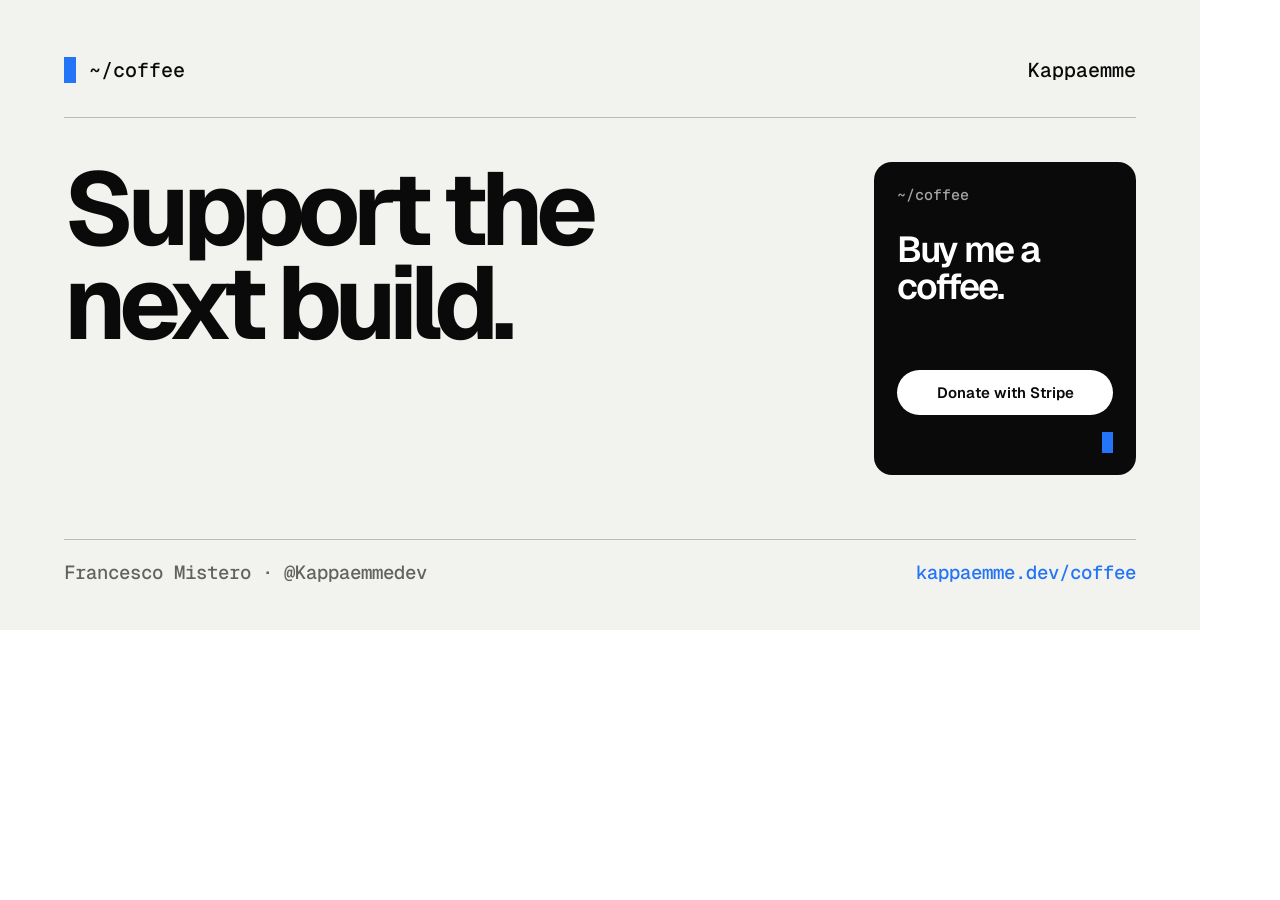
<file: design/og/coffee.html>
<!doctype html>
<html lang="en">
<head>
<meta charset="utf-8">
<meta name="viewport" content="width=1200, initial-scale=1">
<title>Support the next build — OG card</title>
<link rel="preconnect" href="https://fonts.googleapis.com">
<link rel="preconnect" href="https://fonts.gstatic.com" crossorigin>
<link href="https://fonts.googleapis.com/css2?family=Geist:wght@400;500;600;700&amp;family=Geist+Mono:wght@400;500;600&amp;display=swap" rel="stylesheet">
<style>
  * { box-sizing: border-box; }
  body { margin: 0; }
  .card { position: relative; width: 1200px; height: 630px; overflow: hidden; padding: 57px 64px 53px; background: #F2F2EF; color: #0A0A0A; font-family: "Geist", sans-serif; }
  .top { display: flex; justify-content: space-between; align-items: center; font: 500 20px/1 "Geist Mono", monospace; }
  .top .path { display: flex; align-items: center; gap: 13px; }
  .top .path::before { content: ""; width: 12px; height: 26px; background: #2474F7; }
  .rule { height: 1px; margin-top: 34px; background: rgba(10,10,10,.24); }
  h1 { position: absolute; top: 162px; left: 64px; width: 760px; margin: 0; font-size: 103px; line-height: .91; font-weight: 700; letter-spacing: -.068em; }
  .accent { position: absolute; top: 162px; right: 64px; width: 262px; height: 313px; padding: 24px 23px 60px; display: flex; flex-direction: column; align-items: flex-start; border-radius: 18px; background: #0A0A0A; }
  .accent::after { content: ""; position: absolute; right: 23px; bottom: 22px; width: 11px; height: 21px; background: #2474F7; }
  .accent__path { color: #A5A5A5; font: 500 15px/1.2 "Geist Mono", monospace; }
  .accent__title { margin-top: 28px; color: #FFF; font: 600 36px/1.02 "Geist", sans-serif; letter-spacing: -.055em; }
  .accent__button { display: flex; align-items: center; justify-content: center; width: 100%; min-height: 45px; margin-top: auto; border-radius: 999px; background: #FFF; color: #0A0A0A; font: 600 15px/1 "Geist", sans-serif; }
  .bottom { position: absolute; left: 64px; right: 64px; bottom: 48px; display: flex; justify-content: space-between; align-items: center; padding-top: 23px; border-top: 1px solid rgba(10,10,10,.24); font: 500 19px/1 "Geist Mono", monospace; }
  .bottom span:first-child { color: rgba(10,10,10,.62); }
  .bottom span:last-child { color: #2474F7; }
</style>
</head>
<body>
<main class="card" aria-label="Support Kappaemme link preview">
  <div class="top"><span class="path">~/coffee</span><span>Kappaemme</span></div>
  <div class="rule"></div>
  <h1>Support the<br>next build.</h1>
  <div class="accent">
    <span class="accent__path">~/coffee</span>
    <span class="accent__title">Buy me a<br>coffee.</span>
    <span class="accent__button">Donate with Stripe</span>
  </div>
  <div class="bottom"><span>Francesco Mistero · @Kappaemmedev</span><span>kappaemme.dev/coffee</span></div>
</main>
</body>
</html>
</file>
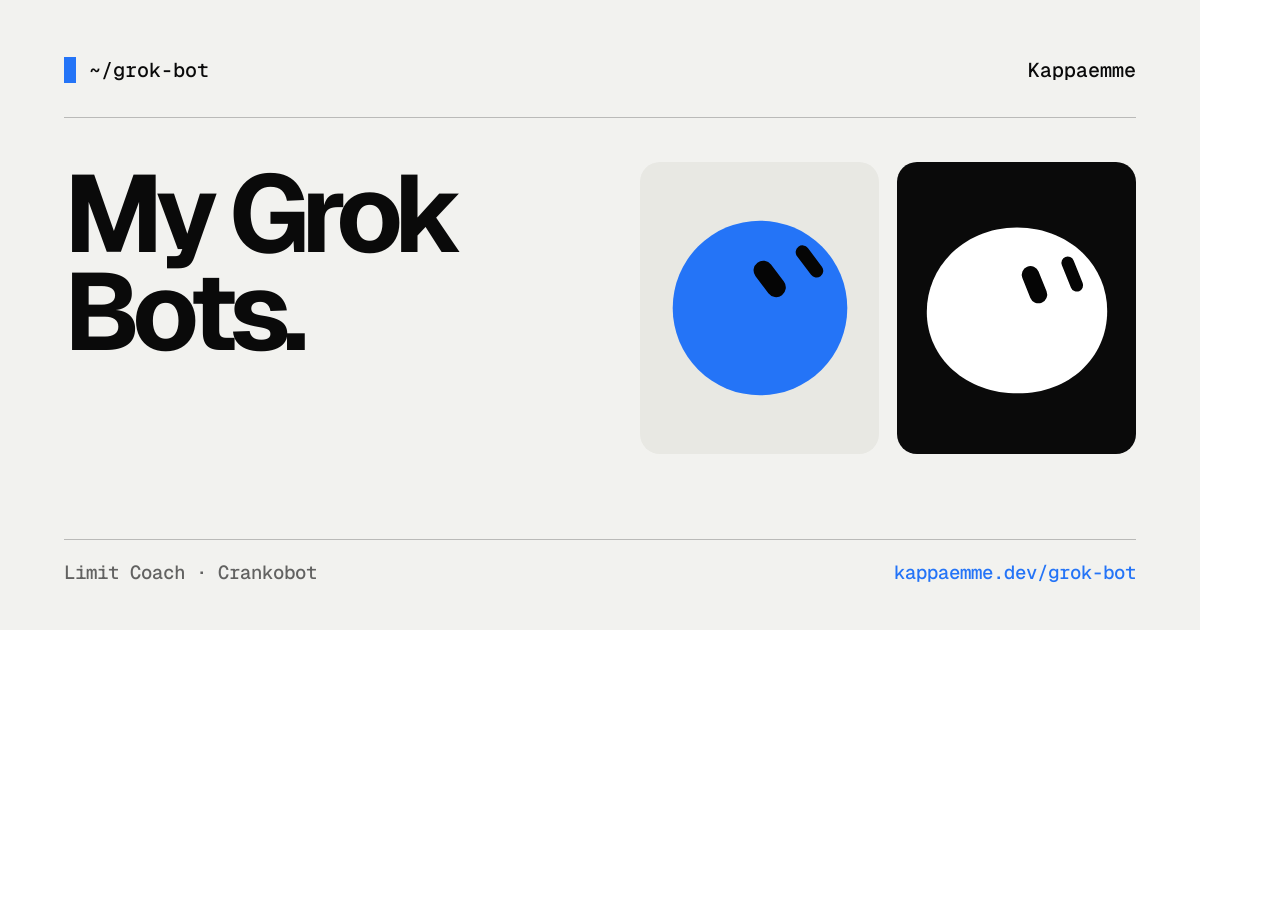
<file: design/og/grok-bot.html>
<!doctype html>
<html lang="en">
<head>
<meta charset="utf-8">
<meta name="viewport" content="width=1200, initial-scale=1">
<title>My Grok Bots — OG card</title>
<link rel="preconnect" href="https://fonts.googleapis.com">
<link rel="preconnect" href="https://fonts.gstatic.com" crossorigin>
<link href="https://fonts.googleapis.com/css2?family=Geist:wght@400;500;600;700;800&amp;family=Geist+Mono:wght@400;500;600&amp;display=swap" rel="stylesheet">
<style>
  * { box-sizing: border-box; }
  body { margin: 0; }
  .card { position: relative; width: 1200px; height: 630px; overflow: hidden; padding: 57px 64px 53px; background: #F2F2EF; color: #0A0A0A; font-family: "Geist", sans-serif; }
  .top { display: flex; justify-content: space-between; align-items: center; font: 500 20px/1 "Geist Mono", monospace; }
  .top .path { display: flex; align-items: center; gap: 13px; }
  .top .path::before { content: ""; width: 12px; height: 26px; background: #2474F7; }
  .rule { height: 1px; margin-top: 34px; background: rgba(10,10,10,.24); }
  h1 { position: absolute; top: 164px; left: 64px; width: 520px; margin: 0; font-size: 109px; line-height: .9; font-weight: 700; letter-spacing: -.07em; }
  .bots { position: absolute; top: 162px; right: 64px; display: flex; align-items: end; gap: 18px; }
  .bot { display: grid; place-items: center; width: 239px; height: 292px; border-radius: 20px; }
  .bot--blue { background: #E8E8E3; }
  .bot--black { background: #0A0A0A; }
  .bot svg { width: 194px; height: 194px; }
  .bottom { position: absolute; left: 64px; right: 64px; bottom: 48px; display: flex; justify-content: space-between; align-items: center; padding-top: 23px; border-top: 1px solid rgba(10,10,10,.24); font: 500 19px/1 "Geist Mono", monospace; }
  .bottom span:first-child { color: rgba(10,10,10,.62); }
  .bottom span:last-child { color: #2474F7; }
</style>
</head>
<body>
<main class="card" aria-label="My Grok Bots link preview">
  <div class="top"><span class="path">~/grok-bot</span><span>Kappaemme</span></div>
  <div class="rule"></div>
  <h1>My Grok<br>Bots.</h1>
  <div class="bots">
    <div class="bot bot--blue" aria-label="Limit Coach">
      <svg xmlns="http://www.w3.org/2000/svg" viewBox="0 0 100 100" role="img" aria-label="Limit Coach">
        <title>Limit Coach</title>
        <defs><clipPath id="lc-body"><circle cx="50" cy="50" r="45"/></clipPath></defs>
        <circle cx="50" cy="50" r="45" fill="#2474F7"/>
        <g clip-path="url(#lc-body)" fill="#050505">
          <rect x="50" y="24.5" width="10" height="21" rx="5" transform="rotate(-37 55 35)"/>
          <rect x="72" y="16.5" width="7" height="19" rx="3.5" transform="rotate(-37 75.5 26)"/>
        </g>
      </svg>
    </div>
    <div class="bot bot--black" aria-label="Crankobot">
      <svg xmlns="http://www.w3.org/2000/svg" viewBox="0 0 100 100" role="img" aria-label="Crankobot">
        <title>Crankobot</title>
        <defs><clipPath id="cb-body"><path d="M50 8.5C76.5 8.5 96.5 27.5 96.5 51.5C96.5 75.5 77 94 50.5 94C24 94 3.5 76 3.5 52C3.5 28 23.5 8.5 50 8.5Z"/></clipPath></defs>
        <path d="M50 8.5C76.5 8.5 96.5 27.5 96.5 51.5C96.5 75.5 77 94 50.5 94C24 94 3.5 76 3.5 52C3.5 28 23.5 8.5 50 8.5Z" fill="#FFFFFF"/>
        <g clip-path="url(#cb-body)" fill="#050505">
          <rect x="54.5" y="28" width="9" height="20" rx="4.5" transform="rotate(-22 59 38)"/>
          <rect x="75.25" y="23" width="6.5" height="19" rx="3.25" transform="rotate(-22 78.5 32.5)"/>
        </g>
      </svg>
    </div>
  </div>
  <div class="bottom"><span>Limit Coach · Crankobot</span><span>kappaemme.dev/grok-bot</span></div>
</main>
</body>
</html>
</file>
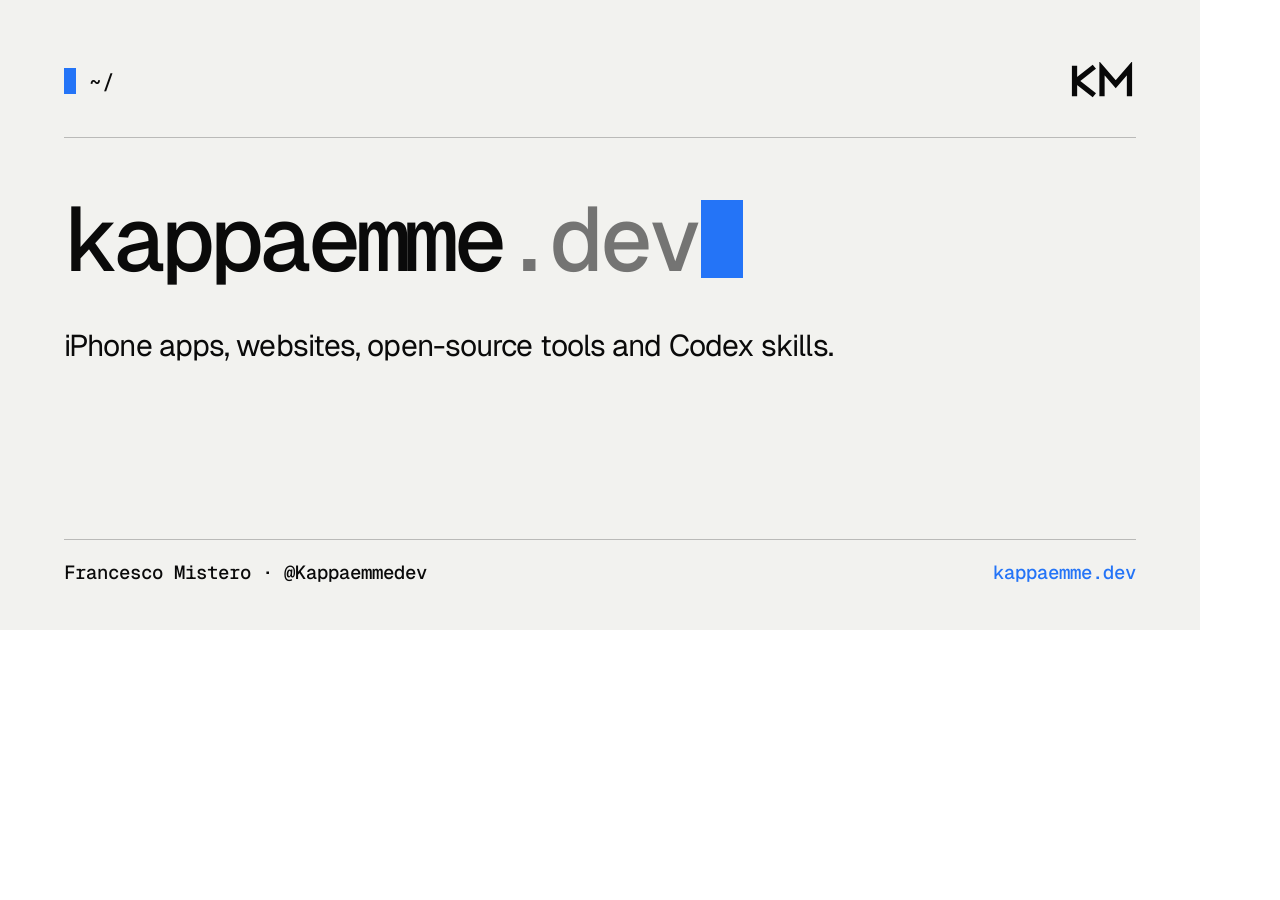
<file: design/og/home.html>
<!doctype html>
<html lang="en">
<head>
<meta charset="utf-8">
<meta name="viewport" content="width=1200, initial-scale=1">
<title>kappaemme.dev — OG card</title>
<link rel="preconnect" href="https://fonts.googleapis.com">
<link rel="preconnect" href="https://fonts.gstatic.com" crossorigin>
<link href="https://fonts.googleapis.com/css2?family=Geist:wght@400;500;600;700&amp;family=Geist+Mono:wght@400;500;600&amp;display=swap" rel="stylesheet">
<style>
  * { box-sizing: border-box; }
  body { margin: 0; }
  .card { position: relative; width: 1200px; height: 630px; overflow: hidden; padding: 57px 64px 53px; background: #F2F2EF; color: #0A0A0A; font-family: "Geist", sans-serif; }
  .top { display: flex; align-items: center; justify-content: space-between; height: 48px; }
  .path { display: flex; align-items: center; gap: 13px; font: 500 21px/1 "Geist Mono", monospace; }
  .path::before { content: ""; width: 12px; height: 26px; background: #2474F7; }
  .mark { width: 68px; height: 41px; object-fit: contain; }
  .rule { height: 1px; background: rgba(10,10,10,.24); margin-top: 32px; }
  .hero { position: absolute; left: 64px; right: 64px; top: 195px; }
  .wordmark { display: flex; align-items: center; gap: 0; white-space: nowrap; font: 500 91px/.97 "Geist Mono", monospace; letter-spacing: -.07em; }
  .wordmark .dim { color: rgba(10,10,10,.54); }
  .cursor { display: inline-block; width: 42px; height: 78px; margin-left: 5px; background: #2474F7; }
  .description { margin: 45px 0 0; font: 400 30px/1.22 "Geist", sans-serif; letter-spacing: -.03em; }
  .bottom { position: absolute; left: 64px; right: 64px; bottom: 48px; display: flex; justify-content: space-between; align-items: center; padding-top: 23px; border-top: 1px solid rgba(10,10,10,.24); font: 500 19px/1 "Geist Mono", monospace; }
  .bottom .site { color: #2474F7; }
</style>
</head>
<body>
<main class="card" aria-label="Kappaemme.dev link preview">
  <div class="top"><span class="path">~/</span><img class="mark" src="../../images/kappaemme-mark.svg" alt="" width="68" height="41"></div>
  <div class="rule"></div>
  <div class="hero">
    <div class="wordmark">kappaemme<span class="dim">.dev</span><span class="cursor" aria-hidden="true"></span></div>
    <p class="description">iPhone apps, websites, open-source tools and Codex skills.</p>
  </div>
  <div class="bottom"><span>Francesco Mistero · @Kappaemmedev</span><span class="site">kappaemme.dev</span></div>
</main>
</body>
</html>
</file>
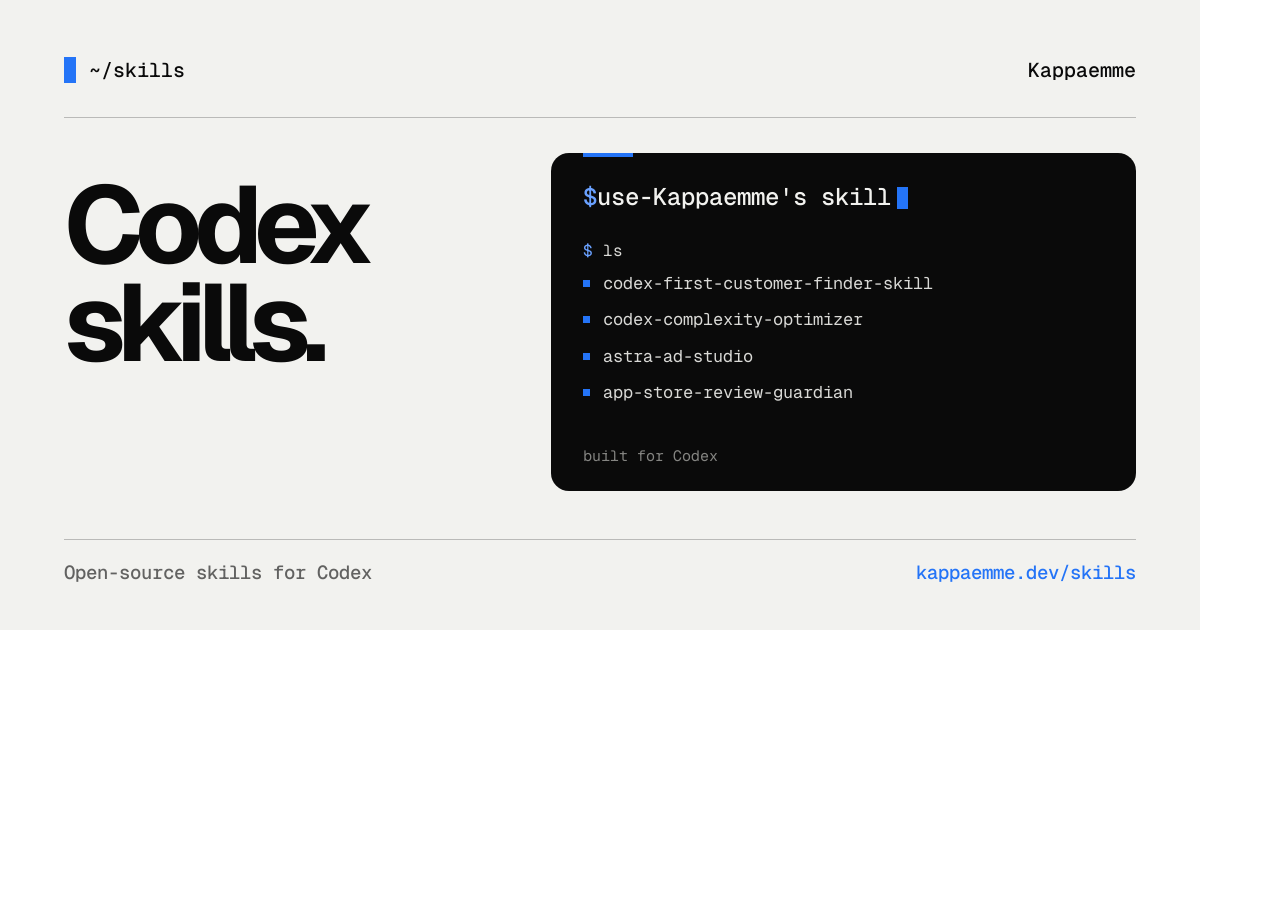
<file: design/og/skills.html>
<!doctype html>
<html lang="en">
<head>
<meta charset="utf-8">
<meta name="viewport" content="width=1200, initial-scale=1">
<title>Codex skills — OG card</title>
<link rel="preconnect" href="https://fonts.googleapis.com">
<link rel="preconnect" href="https://fonts.gstatic.com" crossorigin>
<link href="https://fonts.googleapis.com/css2?family=Geist:wght@400;500;600;700&amp;family=Geist+Mono:wght@400;500;600&amp;display=swap" rel="stylesheet">
<style>
  * { box-sizing: border-box; }
  body { margin: 0; }
  .card { position: relative; width: 1200px; height: 630px; overflow: hidden; padding: 57px 64px 53px; background: #F2F2EF; color: #0A0A0A; font-family: "Geist", sans-serif; }
  .top { display: flex; justify-content: space-between; align-items: center; font: 500 20px/1 "Geist Mono", monospace; }
  .top .path { display: flex; align-items: center; gap: 13px; }
  .top .path::before { content: ""; width: 12px; height: 26px; background: #2474F7; }
  .rule { height: 1px; margin-top: 34px; background: rgba(10,10,10,.24); }
  h1 { position: absolute; top: 175px; left: 64px; width: 455px; margin: 0; font-size: 109px; line-height: .9; font-weight: 700; letter-spacing: -.07em; }
  .terminal { position: absolute; top: 153px; right: 64px; width: 585px; height: 338px; padding: 29px 32px; border-radius: 18px; background: #0A0A0A; color: #F2F2EF; font-family: "Geist Mono", monospace; }
  .terminal::before { content: ""; position: absolute; top: 0; left: 32px; width: 50px; height: 4px; background: #2474F7; }
  .prompt { margin: 0 0 29px; font-size: 24px; line-height: 1.25; font-weight: 500; white-space: nowrap; }
  .prompt .blue { color: #6AA1FF; }
  .prompt .cursor { display: inline-block; width: 11px; height: 22px; margin-left: 6px; vertical-align: -4px; background: #2474F7; }
  .command { margin: 0 0 12px; font-size: 16px; line-height: 1.25; color: #D9D9D6; }
  .command .blue { color: #6AA1FF; }
  .skills { display: grid; gap: 15px; margin: 0; padding: 0; list-style: none; font-size: 17px; line-height: 1.25; color: #D9D9D6; }
  .skills li { display: flex; align-items: center; gap: 13px; white-space: nowrap; }
  .skills li::before { content: ""; width: 7px; height: 7px; flex: none; background: #2474F7; }
  .terminal__footer { position: absolute; left: 32px; bottom: 26px; margin: 0; color: #858582; font-size: 15px; line-height: 1.2; }
  .bottom { position: absolute; left: 64px; right: 64px; bottom: 48px; display: flex; justify-content: space-between; align-items: center; padding-top: 23px; border-top: 1px solid rgba(10,10,10,.24); font: 500 19px/1 "Geist Mono", monospace; }
  .bottom span:first-child { color: rgba(10,10,10,.62); }
  .bottom span:last-child { color: #2474F7; }
</style>
</head>
<body>
<main class="card" aria-label="Codex skills link preview">
  <div class="top"><span class="path">~/skills</span><span>Kappaemme</span></div>
  <div class="rule"></div>
  <h1>Codex<br>skills.</h1>
  <div class="terminal">
    <p class="prompt"><span class="blue">$</span>use-Kappaemme's skill<span class="cursor" aria-hidden="true"></span></p>
    <p class="command"><span class="blue">$</span> ls</p>
    <ul class="skills">
      <li>codex-first-customer-finder-skill</li>
      <li>codex-complexity-optimizer</li>
      <li>astra-ad-studio</li>
      <li>app-store-review-guardian</li>
    </ul>
    <p class="terminal__footer">built for Codex</p>
  </div>
  <div class="bottom"><span>Open-source skills for Codex</span><span>kappaemme.dev/skills</span></div>
</main>
</body>
</html>
</file>
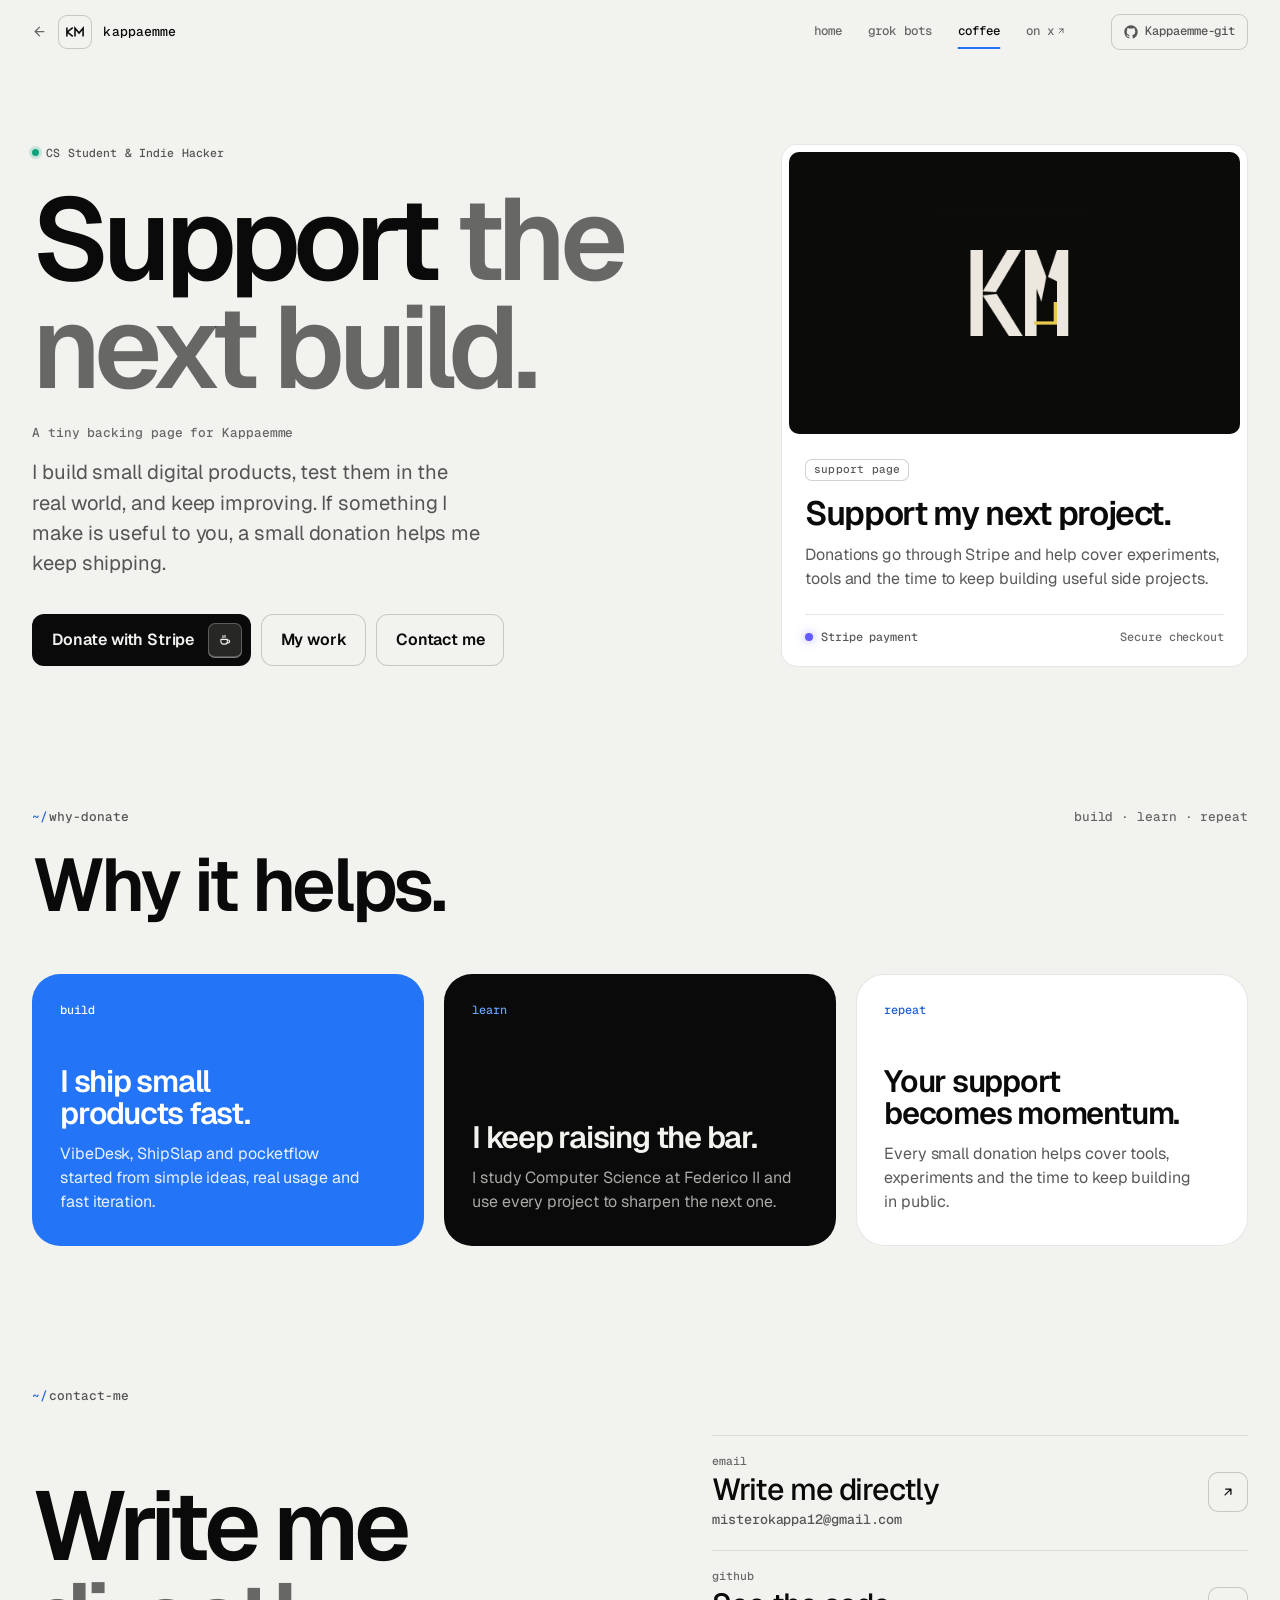
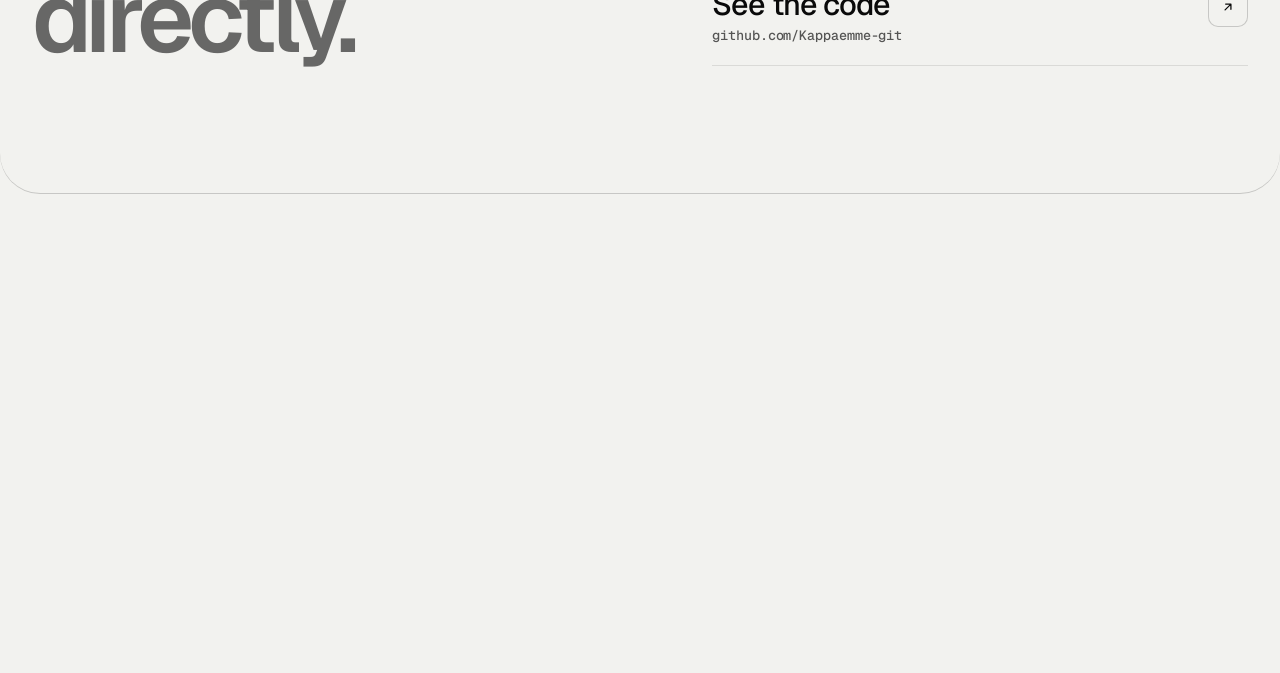
<file: design/restyle/coffee.html>
<!DOCTYPE html>
<html lang="en">
<head>
<meta charset="UTF-8">
<meta name="viewport" content="width=device-width, initial-scale=1.0, viewport-fit=cover">
<title>Buy me a coffee | Kappaemme</title>
<meta name="description" content="Support Kappaemme with a small donation through Stripe.">
<meta name="author" content="Francesco Mistero">
<meta name="theme-color" content="#F2F2EF">
<meta property="og:type" content="website" />
  <meta property="og:title" content="Buy me a coffee | Kappaemme" />
  <meta property="og:description" content="A small support page for Francesco Mistero, CS student and indie hacker." />
  <meta property="og:image" content="https://kappaemmedev.vercel.app/images/og-logo.png" />
<link rel="icon" type="image/svg+xml" href="../../coffee/km-logo.svg">
<link rel="preconnect" href="https://fonts.googleapis.com">
<link rel="preconnect" href="https://fonts.gstatic.com" crossorigin="anonymous">
<link href="https://fonts.googleapis.com/css2?family=Geist:wght@400;500;600;700&amp;family=Geist+Mono:wght@400;500;600&amp;display=swap" rel="stylesheet">
<!--
  Coffee support page; shared dark system in ../assets/.
-->
<script>
  document.documentElement.classList.add("js");
  try { if (sessionStorage.getItem("k-scan")) { sessionStorage.removeItem("k-scan"); if (!matchMedia("(prefers-reduced-motion: reduce)").matches) document.documentElement.setAttribute("data-scan", "in"); } } catch (e) {}
</script>
<link rel="stylesheet" href="shared.css">
<style>
  @media (max-width: 639px) { .k-top--sub .k-brand__name { display: none; } }

  .c-hero { padding-top: calc(var(--top-h) + 3rem); }
  @media (min-width: 1024px) { .c-hero { padding-top: calc(var(--top-h) + 5rem); } }
  .c-hero__grid { display: grid; gap: 3rem; }
  @media (min-width: 1024px) { .c-hero__grid { grid-template-columns: minmax(0, 1.45fr) minmax(0, 1fr); gap: 4.5rem; align-items: center; } }
  .c-hero h1 { margin-top: 1.5rem; max-width: 10ch; font-size: clamp(3.3rem, 14.4vw, 7.25rem); font-weight: 600; line-height: .93; letter-spacing: -.058em; text-wrap: balance; }
  @media (min-width: 640px) { .c-hero h1 { font-size: clamp(4.6rem, 9.4vw, 7.25rem); } }
  .c-sub { margin-top: 1.5rem; font: 500 .8rem/1.3 var(--font-mono); color: var(--text-3); }
  .c-intro { margin-top: 1rem; max-width: 38ch; font-size: 1.1rem; line-height: 1.55; color: var(--text-2); text-wrap: pretty; }
  @media (min-width: 768px) { .c-intro { font-size: 1.26rem; line-height: 1.5; } }
  .c-actions { display: flex; flex-wrap: wrap; gap: .6rem; margin-top: 2.25rem; }
  @media (max-width: 479px) { .c-actions .k-btn:first-child { flex: 1 1 100%; } .c-actions .k-btn { flex: 1 1 auto; } }

  .c-panel { overflow: hidden; padding: 8px; }
  .c-panel__art { display: grid; place-items: center; aspect-ratio: 16 / 10; border-radius: 10px; background: #0B0B09; box-shadow: inset 0 0 0 1px var(--line); }
  .c-panel__art img { width: 36%; height: auto; clip-path: inset(1px); }
  .c-panel__body { padding: 1.4rem 1rem 1rem; }
  .c-panel h2 { margin-top: .95rem; font-size: clamp(1.6rem, 2.8vw, 2.1rem); font-weight: 600; line-height: 1.05; letter-spacing: -.04em; }
  .c-panel p { margin-top: .75rem; font-size: 1rem; line-height: 1.5; color: var(--text-2); text-wrap: pretty; }
  .c-stripe { display: flex; align-items: center; justify-content: space-between; gap: 1rem; margin-top: 1.4rem; padding-top: 1rem; border-top: 1px solid var(--line); font: 500 .74rem/1 var(--font-mono); color: var(--text-2); }
  .c-stripe span:first-child { display: inline-flex; align-items: center; gap: .5rem; }
  .c-stripe i { width: 8px; height: 8px; border-radius: 50%; background: var(--stripe); box-shadow: 0 0 10px rgba(99,91,255,.6); }
  .c-stripe span:last-child { color: var(--text-3); }

  .c-reasons { display: grid; gap: 1rem; }
  @media (min-width: 768px) { .c-reasons { grid-template-columns: repeat(3, minmax(0, 1fr)); gap: 1.25rem; } }
  .c-reason { display: flex; flex-direction: column; min-height: 13rem; padding: 1.5rem 1.4rem 1.6rem; transition: transform .35s var(--ease-out); }
  @media (min-width: 768px) { .c-reason { min-height: 17rem; padding: 1.9rem 1.75rem 2rem; } }
  .c-reason:hover { transform: translateY(-3px); }
  .c-reason > span { font: 500 .74rem/1 var(--font-mono); color: var(--lc-text); }
  .c-reason h3 { margin-top: auto; padding-top: 2.25rem; font-size: clamp(1.55rem, 2.4vw, 2rem); font-weight: 600; line-height: 1.05; letter-spacing: -.04em; text-wrap: balance; }
  .c-reason p { margin-top: .75rem; font-size: 1rem; line-height: 1.5; color: var(--text-2); text-wrap: pretty; }

  .k-contact { padding-bottom: 6rem; }
  @media (min-width: 768px) { .k-contact { padding-bottom: 8rem; } }
  .k-contact__grid { display: grid; gap: 2.5rem; margin-top: 1.5rem; }
  @media (min-width: 1024px) { .k-contact__grid { grid-template-columns: minmax(0, 1.15fr) minmax(0, 1fr); gap: 4rem; align-items: end; margin-top: 2rem; } }
  .k-contact h2 { font-size: clamp(3rem, 7.6vw, 6.2rem); font-weight: 600; line-height: .95; letter-spacing: -.055em; max-width: 9ch; text-wrap: balance; }
  .k-reach li:last-child a { box-shadow: 0 1px 0 var(--line); }
  .k-reach a { position: relative; display: grid; grid-template-columns: minmax(0, 1fr) auto; align-items: center; gap: .3rem 1rem; padding: 1.3rem 0; text-decoration: none; }
  .k-reach a::before { content: ""; position: absolute; top: 0; left: 0; right: 0; height: 1px; background: var(--line); transform-origin: 0 50%; }
  .k-reach small { grid-column: 1; font: 500 .72rem/1 var(--font-mono); color: var(--text-3); }
  .k-reach span { grid-column: 1; font-size: clamp(1.3rem, 2.5vw, 1.9rem); font-weight: 500; letter-spacing: -.03em; line-height: 1.15; }
  .k-reach em { grid-column: 1; font: 500 .84rem/1.3 var(--font-mono); font-style: normal; color: var(--text-2); overflow-wrap: anywhere; }
  .k-reach .k-go { grid-column: 2; grid-row: 1 / span 3; }
</style>
</head>
<body>

<svg width="0" height="0" style="position:absolute" aria-hidden="true">
  <symbol id="i-ne" viewBox="0 0 24 24"><path d="M7 17 17 7M8 7h9v9" fill="none" stroke="currentColor" stroke-width="2.2" stroke-linecap="round" stroke-linejoin="round"/></symbol>
  <symbol id="i-back" viewBox="0 0 24 24"><path d="m12 19-7-7 7-7M19 12H5" fill="none" stroke="currentColor" stroke-width="2" stroke-linecap="round" stroke-linejoin="round"/></symbol>
  <symbol id="i-gh" viewBox="0 0 24 24"><path fill="currentColor" d="M12 .5C5.65.5.5 5.65.5 12c0 5.08 3.29 9.39 7.86 10.91.58.11.79-.25.79-.55 0-.27-.01-1.17-.02-2.12-3.2.7-3.87-1.36-3.87-1.36-.52-1.33-1.28-1.68-1.28-1.68-1.04-.71.08-.7.08-.7 1.15.08 1.76 1.18 1.76 1.18 1.03 1.76 2.69 1.25 3.35.96.1-.74.4-1.25.73-1.54-2.55-.29-5.24-1.28-5.24-5.68 0-1.26.45-2.28 1.18-3.09-.12-.29-.51-1.46.11-3.05 0 0 .96-.31 3.16 1.18.92-.26 1.9-.38 2.88-.39.98 0 1.96.13 2.88.39 2.19-1.49 3.15-1.18 3.15-1.18.63 1.59.23 2.76.12 3.05.73.81 1.18 1.83 1.18 3.09 0 4.42-2.69 5.39-5.25 5.67.41.36.78 1.06.78 2.14 0 1.54-.01 2.79-.01 3.17 0 .31.2.67.79.55C20.22 21.38 23.5 17.08 23.5 12 23.5 5.65 18.35.5 12 .5Z"/></symbol>
  <symbol id="i-cup" viewBox="0 0 24 24"><g fill="none" stroke="currentColor" stroke-width="1.9" stroke-linecap="round" stroke-linejoin="round"><path d="M5 11h11v4a4 4 0 0 1-4 4H9a4 4 0 0 1-4-4z"/><path d="M16 12h1.5a2.5 2.5 0 0 1 0 5H16"/><path d="M8.5 4.5c-1 1 1 2 0 3.4"/><path d="M12 4c-1 1 1 2 0 3.4"/></g></symbol>
</svg>

<a class="k-skip" href="#main">Skip to content</a>
<div class="k-scan" aria-hidden="true"><div class="k-scan__fill"></div><div class="k-scan__line"></div></div>

<!-- ═══════════ Top bar (sub-page) ═══════════ -->
<header class="k-top k-top--sub">
  <div class="wrap k-top__in">
    <a class="k-brand" href="prototype.html" data-scan aria-label="Kappaemme home"><svg class="k-brand__back" aria-hidden="true"><use href="#i-back"/></svg><span class="k-brand__mark"><img src="../../images/kappaemme-mark.svg" alt="" width="20" height="12"></span><span class="k-brand__name">kappaemme</span></a>
    <nav class="k-links" aria-label="Site">
      <a href="prototype.html" data-scan><span class="t">home</span><span class="s">home</span></a>
      <a href="../grok-bot/prototype.html" data-scan><span class="t">grok bots</span><span class="s">bots</span></a>
      <a href="#top" aria-current="page"><span class="t">coffee</span><span class="s">coffee</span></a>
      <a href="https://x.com/Kappaemmedev" target="_blank" rel="noopener"><span class="t">on x</span><span class="s">x</span><svg class="ic" aria-hidden="true"><use href="#i-ne"/></svg></a>
      <span class="k-caret" aria-hidden="true"></span>
    </nav>
    <a class="k-top__gh" href="https://github.com/Kappaemme-git" target="_blank" rel="noopener"><svg aria-hidden="true"><use href="#i-gh"/></svg>Kappaemme-git</a>
  </div>
</header>

<div class="site-content">
<main id="main">

  <section class="c-hero" id="top" aria-labelledby="page-title">
    <div class="wrap c-hero__grid">
      <div>
        <p class="k-eyebrow k-rise" style="--d:.05s"><span class="k-live"><i></i>CS Student &amp; Indie Hacker</span></p>
        <h1 class="k-rise" id="page-title" style="--d:.12s">Support <span class="k-dim">the next build.</span></h1>
        <p class="c-sub k-rise" style="--d:.2s">A tiny backing page for Kappaemme</p>
        <p class="c-intro k-rise" style="--d:.26s">I build small digital products, test them in the real world, and keep improving. If something I make is useful to you, a small donation helps me keep shipping.</p>
        <div class="c-actions k-rise" style="--d:.34s">
          <a class="k-btn" id="donateHero" href="https://buy.stripe.com/bJedR96H14WF5xmezS57W03" target="_blank" rel="noopener noreferrer"><span class="k-btn__label">Donate with Stripe</span><span class="k-key"><svg aria-hidden="true"><use href="#i-cup"/></svg></span></a>
          <a class="k-btn k-btn--ghost k-btn--plain" href="prototype.html#products" data-scan>My work</a>
          <a class="k-btn k-btn--ghost k-btn--plain" href="mailto:misterokappa12@gmail.com">Contact me</a>
        </div>
      </div>
      <aside class="c-panel k-card k-rise" style="--d:.22s" aria-label="Donation panel">
        <div class="c-panel__art"><img src="../../coffee/km-logo.png" alt="Kappaemme logo" width="400" height="400"></div>
        <div class="c-panel__body">
          <span class="k-tag">support page</span>
          <h2>Support my next project.</h2>
          <p>Donations go through Stripe and help cover experiments, tools and the time to keep building useful side projects.</p>
          <div class="c-stripe"><span><i aria-hidden="true"></i>Stripe payment</span><span>Secure checkout</span></div>
        </div>
      </aside>
    </div>
  </section>

  <section class="k-section" id="why" aria-labelledby="why-title">
    <div class="wrap">
      <header class="k-head">
        <p class="k-path"><b>~/</b>why-donate<span class="k-count">build · learn · repeat</span></p>
        <h2 class="k-h2 reveal" id="why-title">Why it helps.</h2>
      </header>
      <div class="c-reasons" data-stagger>
        <article class="c-reason k-tile k-tile--blue reveal"><span>build</span><h3>I ship small products fast.</h3><p>VibeDesk, ShipSlap and pocketflow started from simple ideas, real usage and fast iteration.</p></article>
        <article class="c-reason k-tile k-tile--night reveal"><span>learn</span><h3>I keep raising the bar.</h3><p>I study Computer Science at Federico II and use every project to sharpen the next one.</p></article>
        <article class="c-reason k-tile k-tile--white reveal"><span>repeat</span><h3>Your support becomes momentum.</h3><p>Every small donation helps cover tools, experiments and the time to keep building in public.</p></article>
      </div>
    </div>
  </section>

  <section class="k-section k-contact" id="contact" aria-labelledby="contact-title">
    <div class="wrap">
      <p class="k-path"><b>~/</b>contact-me</p>
      <div class="k-contact__grid">
        <h2 class="reveal" id="contact-title">Write me <span class="k-dim">directly.</span></h2>
        <ul class="k-reach reveal" data-grow>
          <li><a class="k-grow" style="--i:0" href="mailto:misterokappa12@gmail.com"><small>email</small><span>Write me directly</span><em>misterokappa12@gmail.com</em><span class="k-go"><svg aria-hidden="true"><use href="#i-ne"/></svg></span></a></li>
          <li><a class="k-grow" style="--i:1" href="https://github.com/Kappaemme-git" target="_blank" rel="noopener noreferrer"><small>github</small><span>See the code</span><em>github.com/Kappaemme-git</em><span class="k-go"><svg aria-hidden="true"><use href="#i-ne"/></svg></span></a></li>
        </ul>
      </div>
    </div>
  </section>

</main>
</div>

<footer class="k-floor" aria-label="Site footer">
  <div class="wrap k-floor__in">
    <div class="k-floor__top">
      <p class="k-floor__lead k-rise-f" style="--i:0">I build small apps, tools and bots, try them in the real world and keep the ones that work. Everything else I make is on kappaemme.dev.</p>
      <nav class="k-floor__nav" aria-label="Footer">
        <div class="k-rise-f" style="--i:1"><p>index</p><ul><li><a href="prototype.html#products" data-scan>projects</a></li><li><a href="prototype.html#skills" data-scan>skills</a></li><li><a href="../grok-bot/prototype.html" data-scan>grok bots</a></li><li><a href="prototype.html#shared" data-scan>on x</a></li></ul></div>
        <div class="k-rise-f" style="--i:2"><p>more</p><ul><li><a href="prototype.html#stack" data-scan>stack</a></li><li><a href="prototype.html#journey" data-scan>journey</a></li><li><a href="#top">coffee</a></li><li><a href="prototype.html#contact" data-scan>contact</a></li></ul></div>
        <div class="k-rise-f" style="--i:3"><p>elsewhere</p><ul><li><a href="https://github.com/Kappaemme-git" target="_blank" rel="noopener">github ↗</a></li><li><a href="https://x.com/Kappaemmedev" target="_blank" rel="noopener">x · @Kappaemmedev ↗</a></li><li><a href="mailto:misterokappa12@gmail.com">email ↗</a></li></ul></div>
      </nav>
    </div>
    <a class="k-mark" href="prototype.html" data-scan aria-label="kappaemme.dev, back to the main site"><span data-type>kappaemme.dev</span><span class="k-mark__caret" aria-hidden="true"></span></a>
    <p class="k-floor__status"><span>© 2026 Francesco Mistero<span class="k-floor__made"> · Created by Kappaemme</span></span><a href="#top">↑ back to top</a></p>
  </div>
</footer>

<script src="shared.js"></script>
<script>
  /* Stripe link (kept from the current page: falls back to email if unset) */
  (function () {
    var stripeDonationLink = "https://buy.stripe.com/bJedR96H14WF5xmezS57W03";
    var donate = document.getElementById("donateHero");
    if (!stripeDonationLink.startsWith("http")) { donate.removeAttribute("target"); donate.href = "mailto:misterokappa12@gmail.com?subject=Stripe%20donation%20link"; }
    else donate.href = stripeDonationLink;
  })();
  KM.boot();
</script>
</body>
</html>
</file>
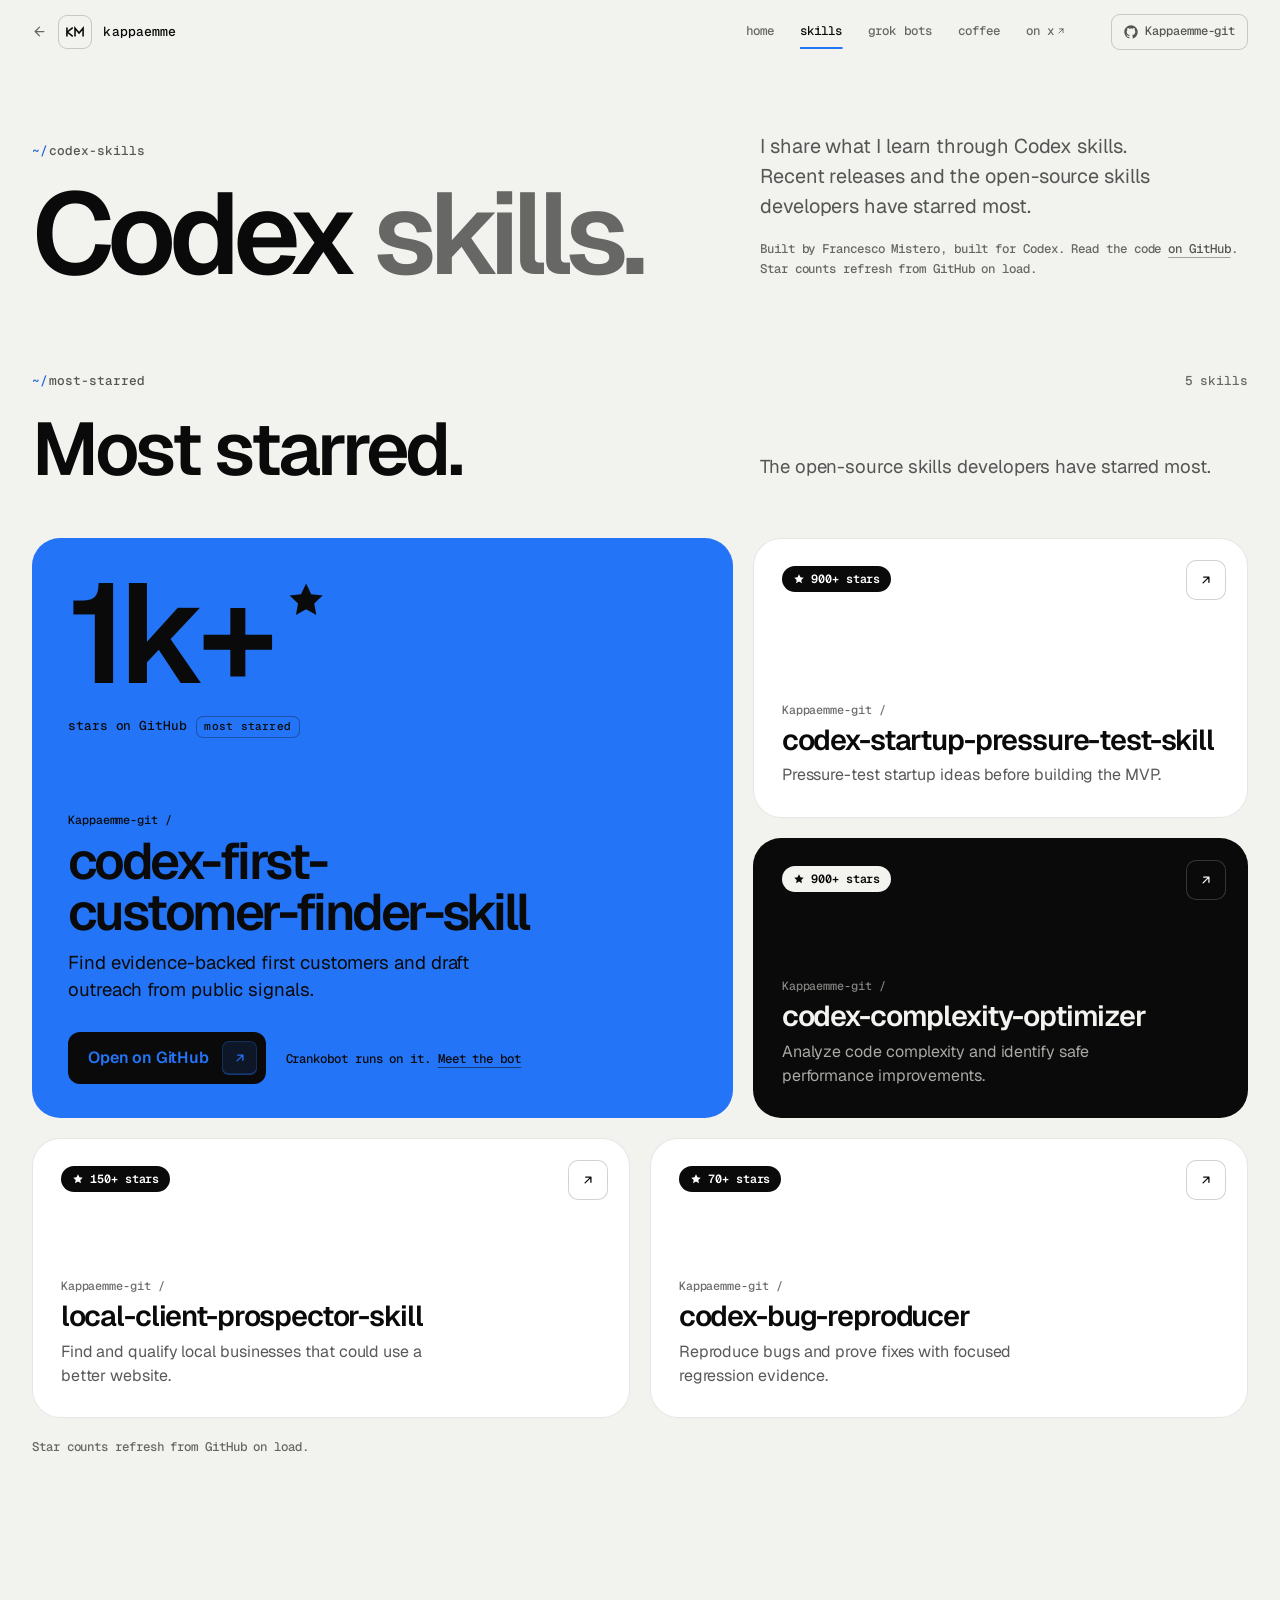
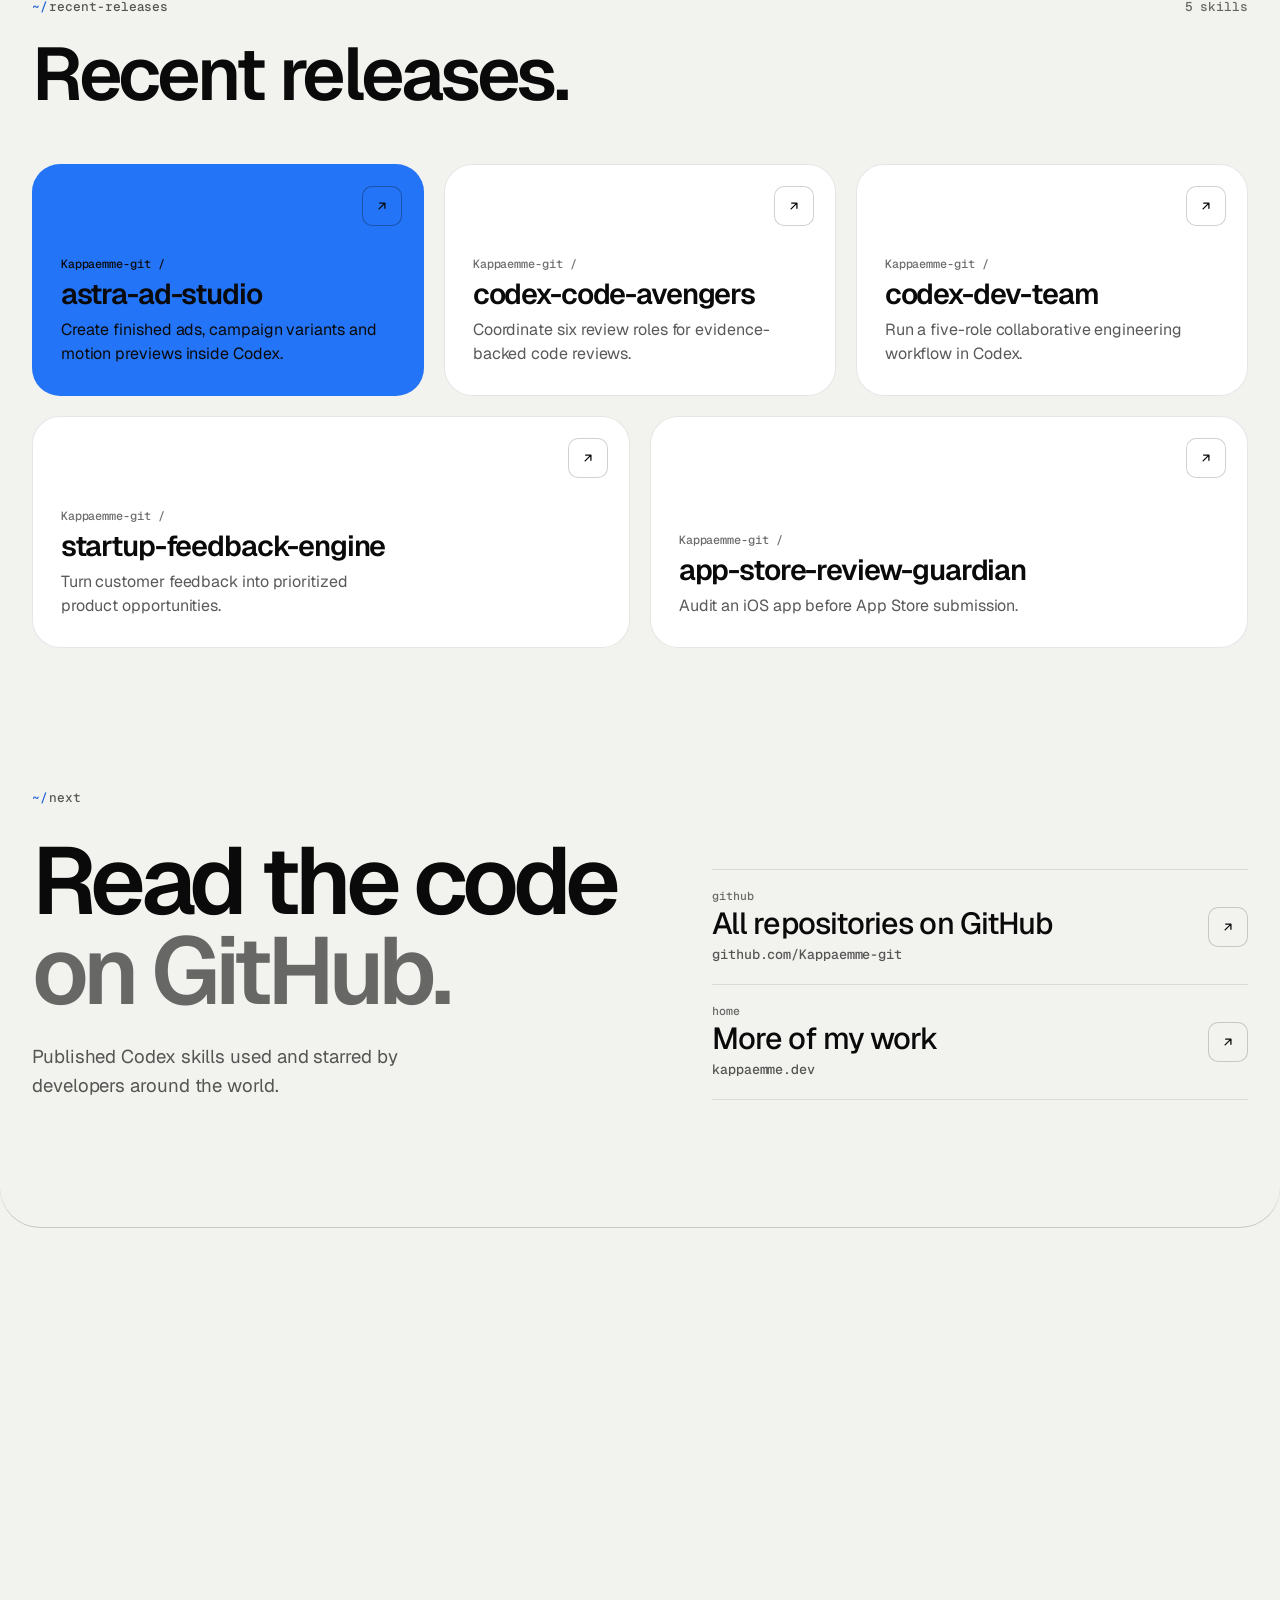
<file: design/skills/prototype.html>
<!DOCTYPE html>
<html lang="en">
<head>
<meta charset="UTF-8">
<meta name="viewport" content="width=device-width, initial-scale=1.0, viewport-fit=cover">
<title>Codex skills — Kappaemme · Francesco Mistero</title>
<meta name="description" content="Open-source Codex skills by Francesco Mistero (Kappaemme): the most starred skills and the recent releases, with live star counts from GitHub.">
<meta name="author" content="Francesco Mistero">
<meta name="theme-color" content="#F2F2EF">
<link rel="canonical" href="https://kappaemme.dev/skills">
<meta property="og:type" content="website">
<meta property="og:title" content="Codex skills — Kappaemme">
<meta property="og:description" content="Codex skills, open source. Recent releases and the open-source skills developers have starred most.">
<meta property="og:url" content="https://kappaemme.dev/skills">
<!-- PROTOTYPE PATHS: served from design/skills/, so shared assets are ../../ here.
     In skills/index.html use ../assets/ and ../images/. Page links below are already the production ones. -->
<link rel="icon" type="image/svg+xml" href="../../images/kappaemme-favicon.svg">
<link rel="preconnect" href="https://fonts.googleapis.com">
<link rel="preconnect" href="https://fonts.gstatic.com" crossorigin="anonymous">
<link href="https://fonts.googleapis.com/css2?family=Geist:wght@400;500;600;700&amp;family=Geist+Mono:wght@400;500;600&amp;display=swap" rel="stylesheet">
<!--
  Codex skills; shared light system in ../assets/. Skill content is static HTML (crawlable, works without JS);
  star counts come from KM.loadStars() with the same fallbacks as the home.
-->
<script>
  /* Boot once per session, or whenever we arrive through the scan transition (same rule as /grok-bot). */
  (function () {
    var d = document.documentElement; d.classList.add("js");
    try {
      var reduce = matchMedia("(prefers-reduced-motion: reduce)").matches;
      var viaScan = sessionStorage.getItem("k-scan"); sessionStorage.removeItem("k-scan");
      if (!reduce && (viaScan || !sessionStorage.getItem("ksk-booted"))) { d.setAttribute("data-boot", ""); sessionStorage.setItem("ksk-booted", "1"); }
    } catch (e) {}
  })();
</script>
<link rel="stylesheet" href="../../assets/site.css">
<style>
  @media (max-width: 639px) { .k-top--sub .k-brand__name { display: none; } }
  /* five links on sub-pages: keep the short labels comfortable at 360–390 */
  @media (max-width: 389px) { .k-top--sub .k-links a { padding: .75rem .42rem; } }

  /* ══════════════ Boot intro: colour frames + `ls` log + scan (pattern from /grok-bot) ══════════════
     Paper frame types the command with a blue caret, white frame pops the first skill card,
     blue frame fans the deck, while `ls` brings every skill online. Then the scan line sweeps down. */
  .sk-boot { position: fixed; inset: 0; z-index: 2900; display: none; background: var(--paper); overflow: hidden; }
  html[data-boot] .sk-boot { display: block; animation: boot-out .8s var(--ease-io) 1.5s forwards; }
  html[data-boot] { --enter: 1.65s; }
  @keyframes boot-out { to { transform: translateY(100%); } }
  .sk-boot__frame { position: absolute; inset: 0; background: var(--f); visibility: hidden; animation: frame-on 1ms linear calc(var(--i) * .4s) forwards; }
  @keyframes frame-on { to { visibility: visible; } }
  .sk-boot__line { position: absolute; z-index: 2; top: 0; left: 0; right: 0; height: 2px; background: var(--lc); box-shadow: 0 1px 0 var(--card), 0 0 16px 2px var(--lc-glow), 0 0 2px var(--lc); }

  /* centre art: a caret, then a deck of skill cards (the page's tiles in miniature) */
  .sk-deck { position: absolute; left: 50%; top: 42%; width: clamp(5.6rem, 15vw, 8.5rem); aspect-ratio: 3 / 4; translate: -50% -50%; }
  @media (max-width: 767px) { .sk-deck { top: 27%; } }
  @media (max-height: 600px) { .sk-deck { display: none; } }
  .sk-deck__caret { position: absolute; left: 50%; top: 50%; width: 32%; height: 40%; translate: -50% -50%; background: var(--lc); box-shadow: 0 0 28px var(--lc-glow); animation: caret-blink .5s steps(1) infinite; }
  .sk-card { --r: 0deg; --x: 0%; position: absolute; inset: 0; display: flex; flex-direction: column; gap: 9%; padding: 12% 11%; border-radius: clamp(12px, 1.6vw, 18px); background: var(--c); color: var(--k);
    transform: translateX(var(--x)) rotate(var(--r)); animation: card-pop .6s var(--spring) var(--at) both; }
  .sk-card i { display: block; height: 7%; border-radius: 99px; background: currentColor; }
  .sk-card i:nth-child(1) { width: 34%; height: 9%; margin-bottom: auto; }
  .sk-card i:nth-child(2) { width: 88%; height: 10%; }
  .sk-card i:nth-child(3) { width: 70%; opacity: .45; }
  .sk-card i:nth-child(4) { width: 52%; opacity: .45; }
  .sk-card--blue  { --c: var(--lc); --k: var(--ink); }
  .sk-card--white { --c: var(--card); --k: var(--ink); box-shadow: inset 0 0 0 1px var(--line-2); }
  .sk-card--ink   { --c: var(--ink); --k: #F3F3EF; }
  .sk-boot__frame .sk-card--blue.is-held { animation: none; box-shadow: 0 0 0 1.5px var(--ink), 0 24px 50px -24px rgba(10,10,10,.5); z-index: 2; }
  .sk-card--l { --x: -58%; --r: -9deg; }
  .sk-card--r { --x: 58%; --r: 9deg; }
  @keyframes card-pop { 0% { opacity: 0; transform: translate(0, 30%) scale(.5); } 35% { opacity: 1; } 100% { opacity: 1; transform: translateX(var(--x)) rotate(var(--r)); } }

  /* the log: `cd`, `ls`, then each skill comes online; "built for Codex" is plain text */
  .sk-boot__log { position: absolute; z-index: 2; left: 0; right: 0; bottom: max(10vh, 4.5rem); display: grid; gap: .7rem; font: 500 clamp(.8rem, 2.6vw, 1.05rem)/1.2 var(--font-mono); color: var(--ink); }
  .sk-boot__log > p, .sk-boot__ls li { opacity: 0; animation: boot-line .35s var(--ease-out) var(--at) both; }
  .sk-boot__ls { display: grid; gap: .4rem 2.5rem; margin: .1rem 0 .15rem; }
  @media (min-width: 768px) { .sk-boot__ls { grid-template-columns: max-content max-content; grid-auto-flow: column; grid-template-rows: repeat(5, auto); } }
  .sk-boot__ls li { display: flex; align-items: center; gap: .6rem; white-space: nowrap; }
  .sk-boot__ls li::before { content: ""; width: .45em; height: .45em; border-radius: 50%; background: var(--live); box-shadow: 0 0 0 1px currentColor; flex: none; }
  .sk-boot__done { color: var(--ink); }
  .sk-boot__done b { font-weight: 500; }
  @keyframes boot-line { from { opacity: 0; transform: translateY(6px); } to { opacity: 1; transform: none; } }
  .sk-boot.is-skip { animation: boot-skip .28s ease-out forwards !important; }
  @keyframes boot-skip { to { opacity: 0; visibility: hidden; } }

  /* ══════════════ Hero (same two-column head as /grok-bot) ══════════════ */
  .sk-hero { padding-top: calc(var(--top-h) + 3rem); }
  @media (min-width: 1024px) { .sk-hero { padding-top: calc(var(--top-h) + 4.25rem); } }
  .sk-hero__grid { display: grid; gap: 1.5rem; }
  @media (min-width: 1024px) { .sk-hero__grid { grid-template-columns: repeat(12, minmax(0, 1fr)); column-gap: 2rem; align-items: end; } .sk-hero__grid > :first-child { grid-column: 1 / span 7; } .sk-hero__grid > :last-child { grid-column: 8 / -1; padding-bottom: .5rem; } }
  .sk-hero h1 { margin-top: 1.4rem; font-size: clamp(3.3rem, 14vw, 7.5rem); font-weight: 600; line-height: .93; letter-spacing: -.058em; }
  @media (min-width: 640px) { .sk-hero h1 { font-size: clamp(4.6rem, 9vw, 7.5rem); } }
  .sk-hero__sub { font-size: 1.1rem; line-height: 1.5; color: var(--text-2); text-wrap: pretty; }
  .sk-hero__sub span { display: block; }
  @media (min-width: 768px) { .sk-hero__sub { font-size: 1.24rem; } }
  .sk-hero__fine { margin-top: 1.1rem; font: 500 .78rem/1.6 var(--font-mono); color: var(--text-3); }
  .sk-hero__fine a { color: var(--text-2); }

  /* ══════════════ Groups (most starred / recent releases) ══════════════ */
  .sk-group { scroll-margin-top: var(--top-h); }
  .sk-group--first { padding-top: 4rem; }
  @media (min-width: 1024px) { .sk-group--first { padding-top: 5.5rem; } }

  /* bento: 1 col → 2 cols (768) → 12-col layouts (1024) */
  .sk-bento { display: grid; gap: 1rem; }
  @media (min-width: 768px) { .sk-bento { grid-template-columns: repeat(2, minmax(0, 1fr)); gap: 1.25rem; } }
  @media (min-width: 768px) and (max-width: 1023px) { .sk-bento > .sk-feature, .sk-bento > :last-child:nth-child(odd) { grid-column: 1 / -1; } }
  @media (min-width: 1024px) {
    .sk-bento { grid-template-columns: repeat(12, minmax(0, 1fr)); }
    .sk-bento--top > :nth-child(1) { grid-column: 1 / span 7; grid-row: span 2; }
    .sk-bento--top > :nth-child(2), .sk-bento--top > :nth-child(3) { grid-column: 8 / -1; }
    .sk-bento--top > :nth-child(4) { grid-column: 1 / span 6; }
    .sk-bento--top > :nth-child(5) { grid-column: 7 / -1; }
    .sk-bento--new > :nth-child(-n+3) { grid-column: span 4; }
    .sk-bento--new > :nth-child(n+4) { grid-column: span 6; }
  }

  /* a skill tile: the whole tile is the GitHub link */
  .sk-tile { display: flex; flex-direction: column; gap: .55rem; min-height: 15.5rem; padding: 1.4rem 1.4rem 1.55rem; color: var(--text); text-decoration: none; transition: transform .35s var(--ease-out), box-shadow .35s; }
  @media (min-width: 768px) { .sk-tile { min-height: 17.5rem; padding: 1.75rem 1.8rem 1.9rem; } }
  .sk-tile:hover { transform: translateY(-3px); }
  .sk-tile.k-tile--white:hover { box-shadow: inset 0 0 0 1px var(--line-2), 0 18px 40px -26px rgba(10,10,10,.35); }
  .sk-tile > .k-go { position: absolute; top: 1.1rem; right: 1.1rem; }
  @media (min-width: 768px) { .sk-tile > .k-go { top: 1.4rem; right: 1.4rem; } }
  .sk-tile__path { margin-top: auto; padding-top: 2.25rem; font: 500 .74rem/1 var(--font-mono); color: var(--text-3); }
  .sk-tile__name { font-size: clamp(1.5rem, 2.25vw, 1.9rem); font-weight: 600; line-height: 1.04; letter-spacing: -.04em; text-wrap: balance; overflow-wrap: anywhere; }
  @media (max-width: 767px) { .sk-tile { min-height: 0; } .sk-tile .sk-tile__path { padding-top: 2.6rem; } .sk-tile .sk-stars + .sk-tile__path { padding-top: 1.75rem; } }
  @media (min-width: 768px) { .sk-bento--new .sk-tile { min-height: 14.5rem; } }
  .sk-tile__desc { max-width: 40ch; font-size: 1rem; line-height: 1.5; color: var(--text-2); text-wrap: pretty; }

  /* star chip: a small black accent (white on the black tile) */
  .sk-stars { align-self: flex-start; display: inline-flex; align-items: center; gap: .4rem; padding: .44rem .68rem; border-radius: 999px; background: var(--ink); color: #fff; font: 600 .74rem/1 var(--font-mono); white-space: nowrap; }
  .sk-stars svg { width: 12px; height: 12px; }
  .k-tile--night .sk-stars { background: #F3F3EF; color: var(--ink); }

  /* the featured skill: big live star count on the blue tile */
  .sk-feature { display: flex; flex-direction: column; justify-content: space-between; gap: 2.5rem; min-height: 26rem; padding: 1.6rem 1.4rem 1.5rem; }
  @media (min-width: 768px) { .sk-feature { padding: 2.4rem 2.25rem 2.1rem; } }
  @media (min-width: 1024px) { .sk-feature { min-height: 0; } }
  .sk-feature__count { display: grid; gap: 1.1rem; }
  .sk-feature__num { display: flex; align-items: flex-start; gap: .12em; font-size: clamp(4.75rem, 11vw, 9.5rem); font-weight: 600; line-height: .82; letter-spacing: -.065em; }
  .sk-feature__num svg { width: .3em; height: .3em; margin-top: .02em; flex: none; }
  .sk-feature__cap { display: flex; align-items: center; gap: .55rem; margin-top: .4rem; font: 500 .8rem/1 var(--font-mono); }
  .sk-feature__cap .k-tag { color: var(--ink); }
  .sk-feature__body { display: grid; gap: .65rem; }
  .sk-feature .sk-tile__path { margin: 0; padding: 0; }
  .sk-feature h3 { max-width: 15ch; font-size: clamp(2rem, 4vw, 3.4rem); font-weight: 600; line-height: 1; letter-spacing: -.05em; text-wrap: balance; }
  .sk-feature .sk-tile__desc { max-width: 38ch; font-size: 1.06rem; color: var(--ink); }
  @media (min-width: 768px) { .sk-feature .sk-tile__desc { font-size: 1.16rem; } }
  .sk-feature__cta { display: flex; flex-wrap: wrap; align-items: center; gap: .8rem 1.25rem; margin-top: 1.1rem; }
  .sk-feature__also { font: 500 .78rem/1.4 var(--font-mono); }
  .sk-feature__also a { color: var(--ink); }

  .sk-note { margin-top: 1.25rem; font: 500 .78rem/1.5 var(--font-mono); color: var(--text-3); }

  /* ══════════════ Closing ══════════════ */
  .sk-close { padding-bottom: 6rem; }
  @media (min-width: 768px) { .sk-close { padding-bottom: 8rem; } }
  .sk-close__grid { display: grid; gap: 2.5rem; margin-top: 1.5rem; }
  @media (min-width: 1024px) { .sk-close__grid { grid-template-columns: minmax(0, 1.15fr) minmax(0, 1fr); gap: 4rem; align-items: end; margin-top: 2rem; } }
  .sk-close h2 { max-width: 10ch; font-size: clamp(3rem, 7.4vw, 6rem); font-weight: 600; line-height: .95; letter-spacing: -.055em; text-wrap: balance; }
  .sk-close .k-lede { margin-top: 1.6rem; max-width: 36ch; }
  /* reach rows: same as /coffee's .k-reach */
  .k-reach li:last-child a { box-shadow: 0 1px 0 var(--line); }
  .k-reach a { position: relative; display: grid; grid-template-columns: minmax(0, 1fr) auto; align-items: center; gap: .3rem 1rem; padding: 1.3rem 0; text-decoration: none; }
  .k-reach a::before { content: ""; position: absolute; top: 0; left: 0; right: 0; height: 1px; background: var(--line); transform-origin: 0 50%; }
  .k-reach small { grid-column: 1; font: 500 .72rem/1 var(--font-mono); color: var(--text-3); }
  .k-reach span { grid-column: 1; font-size: clamp(1.3rem, 2.5vw, 1.9rem); font-weight: 500; letter-spacing: -.03em; line-height: 1.15; }
  .k-reach em { grid-column: 1; font: 500 .84rem/1.3 var(--font-mono); font-style: normal; color: var(--text-2); overflow-wrap: anywhere; }
  .k-reach .k-go { grid-column: 2; grid-row: 1 / span 3; }

  @media (prefers-reduced-motion: reduce) { .sk-boot { display: none !important; } .sk-tile:hover { transform: none; } }
</style>
</head>
<body>

<svg width="0" height="0" style="position:absolute" aria-hidden="true">
  <symbol id="i-ne" viewBox="0 0 24 24"><path d="M7 17 17 7M8 7h9v9" fill="none" stroke="currentColor" stroke-width="2.2" stroke-linecap="round" stroke-linejoin="round"/></symbol>
  <symbol id="i-back" viewBox="0 0 24 24"><path d="m12 19-7-7 7-7M19 12H5" fill="none" stroke="currentColor" stroke-width="2" stroke-linecap="round" stroke-linejoin="round"/></symbol>
  <symbol id="i-gh" viewBox="0 0 24 24"><path fill="currentColor" d="M12 .5C5.65.5.5 5.65.5 12c0 5.08 3.29 9.39 7.86 10.91.58.11.79-.25.79-.55 0-.27-.01-1.17-.02-2.12-3.2.7-3.87-1.36-3.87-1.36-.52-1.33-1.28-1.68-1.28-1.68-1.04-.71.08-.7.08-.7 1.15.08 1.76 1.18 1.76 1.18 1.03 1.76 2.69 1.25 3.35.96.1-.74.4-1.25.73-1.54-2.55-.29-5.24-1.28-5.24-5.68 0-1.26.45-2.28 1.18-3.09-.12-.29-.51-1.46.11-3.05 0 0 .96-.31 3.16 1.18.92-.26 1.9-.38 2.88-.39.98 0 1.96.13 2.88.39 2.19-1.49 3.15-1.18 3.15-1.18.63 1.59.23 2.76.12 3.05.73.81 1.18 1.83 1.18 3.09 0 4.42-2.69 5.39-5.25 5.67.41.36.78 1.06.78 2.14 0 1.54-.01 2.79-.01 3.17 0 .31.2.67.79.55C20.22 21.38 23.5 17.08 23.5 12 23.5 5.65 18.35.5 12 .5Z"/></symbol>
  <symbol id="i-star" viewBox="0 0 24 24"><path fill="currentColor" d="m12 2.6 2.9 6 6.5.8-4.8 4.5 1.2 6.5L12 17.2l-5.8 3.2 1.2-6.5L2.6 9.4l6.5-.8z"/></symbol>
</svg>

<!-- ═══════════ Boot intro ═══════════ -->
<div class="sk-boot" aria-hidden="true">
  <div class="sk-boot__frame" style="--i:0;--f:#F2F2EF"><div class="sk-deck"><span class="sk-deck__caret"></span></div></div>
  <div class="sk-boot__frame" style="--i:1;--f:#FFFFFF"><div class="sk-deck"><span class="sk-card sk-card--blue" style="--at:.4s"><i></i><i></i><i></i><i></i></span></div></div>
  <div class="sk-boot__frame" style="--i:2;--f:#2474F7"><div class="sk-deck">
    <span class="sk-card sk-card--white sk-card--l" style="--at:.8s"><i></i><i></i><i></i><i></i></span>
    <span class="sk-card sk-card--ink sk-card--r" style="--at:.9s"><i></i><i></i><i></i><i></i></span>
    <span class="sk-card sk-card--blue is-held"><i></i><i></i><i></i><i></i></span>
  </div></div>
  <div class="sk-boot__line"></div>
  <div class="wrap sk-boot__log">
    <p style="--at:.06s">$ cd ~/codex-skills</p>
    <p style="--at:.34s">$ ls</p>
    <ul class="sk-boot__ls">
      <li style="--at:.48s">codex-first-customer-finder-skill</li>
      <li style="--at:.53s">codex-startup-pressure-test-skill</li>
      <li style="--at:.58s">codex-complexity-optimizer</li>
      <li style="--at:.63s">local-client-prospector-skill</li>
      <li style="--at:.68s">codex-bug-reproducer</li>
      <li style="--at:.73s">astra-ad-studio</li>
      <li style="--at:.78s">codex-code-avengers</li>
      <li style="--at:.83s">codex-dev-team</li>
      <li style="--at:.88s">startup-feedback-engine</li>
      <li style="--at:.93s">app-store-review-guardian</li>
    </ul>
    <p class="sk-boot__done" style="--at:1.08s"><b>10 skills online</b> · built for Codex</p>
  </div>
</div>

<a class="k-skip" href="#main">Skip to content</a>
<div class="k-scan" aria-hidden="true"><div class="k-scan__fill"></div><div class="k-scan__line"></div></div>

<!-- ═══════════ Top bar (sub-page) ═══════════ -->
<header class="k-top k-top--sub">
  <div class="wrap k-top__in">
    <a class="k-brand" href="../" data-scan aria-label="Kappaemme home"><svg class="k-brand__back" aria-hidden="true"><use href="#i-back"/></svg><span class="k-brand__mark"><img src="../../images/kappaemme-mark.svg" alt="" width="20" height="12"></span><span class="k-brand__name">kappaemme</span></a>
    <nav class="k-links" aria-label="Site">
      <a href="../" data-scan><span class="t">home</span><span class="s">home</span></a>
      <a href="#top" aria-current="page"><span class="t">skills</span><span class="s">skills</span></a>
      <a href="../grok-bot/" data-scan><span class="t">grok bots</span><span class="s">bots</span></a>
      <a href="../coffee/" data-scan><span class="t">coffee</span><span class="s">coffee</span></a>
      <a href="https://x.com/Kappaemmedev" target="_blank" rel="noopener"><span class="t">on x</span><span class="s">x</span><svg class="ic" aria-hidden="true"><use href="#i-ne"/></svg></a>
      <span class="k-caret" aria-hidden="true"></span>
    </nav>
    <a class="k-top__gh" href="https://github.com/Kappaemme-git" target="_blank" rel="noopener"><svg aria-hidden="true"><use href="#i-gh"/></svg>Kappaemme-git</a>
  </div>
</header>

<div class="site-content">
<main id="main">

  <!-- ═══════════ Hero ═══════════ -->
  <section class="sk-hero" id="top" aria-labelledby="sk-title">
    <div class="wrap sk-hero__grid">
      <div>
        <p class="k-path k-rise" style="--d:.02s"><b>~/</b>codex-skills</p>
        <h1 class="k-rise" id="sk-title" style="--d:.08s">Codex <span class="k-dim">skills.</span></h1>
      </div>
      <div>
        <p class="sk-hero__sub k-rise" style="--d:.16s"><span>I share what I learn through Codex skills.</span><span>Recent releases and the open-source skills developers have starred most.</span></p>
        <p class="sk-hero__fine k-rise" style="--d:.24s">Built by Francesco Mistero, built for Codex. Read the code <a class="u-link" href="https://github.com/Kappaemme-git" target="_blank" rel="noopener">on GitHub</a>. Star counts refresh from GitHub on load.</p>
      </div>
    </div>
  </section>

  <!-- ═══════════ Most starred ═══════════ -->
  <section class="k-section sk-group sk-group--first" id="most-starred" aria-labelledby="sk-top-title">
    <div class="wrap">
      <header class="k-head">
        <p class="k-path"><b>~/</b>most-starred<span class="k-count">5 skills</span></p>
        <h2 class="k-h2 reveal" id="sk-top-title">Most starred.</h2>
        <p class="k-lede reveal">The open-source skills developers have starred most.</p>
      </header>

      <div class="sk-bento sk-bento--top" data-stagger>
        <!-- featured: blue tile, live count as the headline number (fallback 1k+, as on the home) -->
        <article class="sk-feature k-tile k-tile--blue reveal" data-stars-repo="codex-first-customer-finder-skill" aria-labelledby="sk-s1">
          <div class="sk-feature__count">
            <p class="sk-feature__num"><span data-stars data-stars-short>1k+</span><svg aria-hidden="true"><use href="#i-star"/></svg></p>
            <p class="sk-feature__cap">stars on GitHub <span class="k-tag">most starred</span></p>
          </div>
          <div class="sk-feature__body">
            <p class="sk-tile__path">Kappaemme-git /</p>
            <h3 id="sk-s1">codex-first-<wbr>customer-finder-<wbr>skill</h3>
            <p class="sk-tile__desc">Find evidence-backed first customers and draft outreach from public signals.</p>
            <div class="sk-feature__cta">
              <a class="k-btn" href="https://github.com/Kappaemme-git/codex-first-customer-finder-skill" target="_blank" rel="noopener"><span class="k-btn__label">Open on GitHub</span><span class="k-key"><svg aria-hidden="true"><use href="#i-ne"/></svg></span></a>
              <p class="sk-feature__also">Crankobot runs on it. <a class="u-link" href="../grok-bot/#bot-crankobot" data-scan>Meet the bot</a></p>
            </div>
          </div>
        </article>

        <a class="sk-tile k-tile k-tile--white reveal" data-stars-repo="codex-startup-pressure-test-skill" href="https://github.com/Kappaemme-git/codex-startup-pressure-test-skill" target="_blank" rel="noopener">
          <span class="sk-stars"><svg aria-hidden="true"><use href="#i-star"/></svg><span data-stars>900+ stars</span></span>
          <span class="sk-tile__path">Kappaemme-git /</span>
          <span class="sk-tile__name">codex-startup-<wbr>pressure-test-<wbr>skill</span>
          <span class="sk-tile__desc">Pressure-test startup ideas before building the MVP.</span>
          <span class="k-go"><svg aria-hidden="true"><use href="#i-ne"/></svg></span>
        </a>

        <a class="sk-tile k-tile k-tile--night reveal" data-stars-repo="codex-complexity-optimizer" href="https://github.com/Kappaemme-git/codex-complexity-optimizer" target="_blank" rel="noopener">
          <span class="sk-stars"><svg aria-hidden="true"><use href="#i-star"/></svg><span data-stars>900+ stars</span></span>
          <span class="sk-tile__path">Kappaemme-git /</span>
          <span class="sk-tile__name">codex-complexity-<wbr>optimizer</span>
          <span class="sk-tile__desc">Analyze code complexity and identify safe performance improvements.</span>
          <span class="k-go"><svg aria-hidden="true"><use href="#i-ne"/></svg></span>
        </a>

        <a class="sk-tile k-tile k-tile--white reveal" data-stars-repo="local-client-prospector-skill" href="https://github.com/Kappaemme-git/local-client-prospector-skill" target="_blank" rel="noopener">
          <span class="sk-stars"><svg aria-hidden="true"><use href="#i-star"/></svg><span data-stars>150+ stars</span></span>
          <span class="sk-tile__path">Kappaemme-git /</span>
          <span class="sk-tile__name">local-client-<wbr>prospector-skill</span>
          <span class="sk-tile__desc">Find and qualify local businesses that could use a better website.</span>
          <span class="k-go"><svg aria-hidden="true"><use href="#i-ne"/></svg></span>
        </a>

        <a class="sk-tile k-tile k-tile--white reveal" data-stars-repo="codex-bug-reproducer" href="https://github.com/Kappaemme-git/codex-bug-reproducer" target="_blank" rel="noopener">
          <span class="sk-stars"><svg aria-hidden="true"><use href="#i-star"/></svg><span data-stars>70+ stars</span></span>
          <span class="sk-tile__path">Kappaemme-git /</span>
          <span class="sk-tile__name">codex-bug-<wbr>reproducer</span>
          <span class="sk-tile__desc">Reproduce bugs and prove fixes with focused regression evidence.</span>
          <span class="k-go"><svg aria-hidden="true"><use href="#i-ne"/></svg></span>
        </a>
      </div>
      <p class="sk-note reveal">Star counts refresh from GitHub on load.</p>
    </div>
  </section>

  <!-- ═══════════ Recent releases ═══════════ -->
  <section class="k-section sk-group" id="recent" aria-labelledby="sk-new-title">
    <div class="wrap">
      <header class="k-head">
        <p class="k-path"><b>~/</b>recent-releases<span class="k-count">5 skills</span></p>
        <h2 class="k-h2 reveal" id="sk-new-title">Recent releases.</h2>
        <p class="k-lede reveal">The newest skills in the library, open source on GitHub.</p>
      </header>

      <div class="sk-bento sk-bento--new" data-stagger>
        <a class="sk-tile k-tile k-tile--blue reveal" href="https://github.com/Kappaemme-git/astra-ad-studio" target="_blank" rel="noopener">
          <span class="sk-tile__path">Kappaemme-git /</span>
          <span class="sk-tile__name">astra-ad-<wbr>studio</span>
          <span class="sk-tile__desc">Create finished ads, campaign variants and motion previews inside Codex.</span>
          <span class="k-go"><svg aria-hidden="true"><use href="#i-ne"/></svg></span>
        </a>
        <a class="sk-tile k-tile k-tile--white reveal" href="https://github.com/Kappaemme-git/codex-code-avengers" target="_blank" rel="noopener">
          <span class="sk-tile__path">Kappaemme-git /</span>
          <span class="sk-tile__name">codex-code-<wbr>avengers</span>
          <span class="sk-tile__desc">Coordinate six review roles for evidence-backed code reviews.</span>
          <span class="k-go"><svg aria-hidden="true"><use href="#i-ne"/></svg></span>
        </a>
        <a class="sk-tile k-tile k-tile--white reveal" href="https://github.com/Kappaemme-git/codex-dev-team" target="_blank" rel="noopener">
          <span class="sk-tile__path">Kappaemme-git /</span>
          <span class="sk-tile__name">codex-dev-<wbr>team</span>
          <span class="sk-tile__desc">Run a five-role collaborative engineering workflow in Codex.</span>
          <span class="k-go"><svg aria-hidden="true"><use href="#i-ne"/></svg></span>
        </a>
        <a class="sk-tile k-tile k-tile--white reveal" href="https://github.com/Kappaemme-git/startup-feedback-engine" target="_blank" rel="noopener">
          <span class="sk-tile__path">Kappaemme-git /</span>
          <span class="sk-tile__name">startup-feedback-<wbr>engine</span>
          <span class="sk-tile__desc">Turn customer feedback into prioritized product opportunities.</span>
          <span class="k-go"><svg aria-hidden="true"><use href="#i-ne"/></svg></span>
        </a>
        <a class="sk-tile k-tile k-tile--white reveal" href="https://github.com/Kappaemme-git/app-store-review-guardian" target="_blank" rel="noopener">
          <span class="sk-tile__path">Kappaemme-git /</span>
          <span class="sk-tile__name">app-store-<wbr>review-guardian</span>
          <span class="sk-tile__desc">Audit an iOS app before App Store submission.</span>
          <span class="k-go"><svg aria-hidden="true"><use href="#i-ne"/></svg></span>
        </a>
      </div>
    </div>
  </section>

  <!-- ═══════════ Closing ═══════════ -->
  <section class="k-section sk-close" aria-labelledby="sk-close-title">
    <div class="wrap">
      <p class="k-path"><b>~/</b>next</p>
      <div class="sk-close__grid">
        <div>
          <h2 class="reveal" id="sk-close-title">Read the code <span class="k-dim">on GitHub.</span></h2>
          <p class="k-lede reveal">Published Codex skills used and starred by developers around the world.</p>
        </div>
        <ul class="k-reach reveal" data-grow>
          <li><a class="k-grow" style="--i:0" href="https://github.com/Kappaemme-git?tab=repositories" target="_blank" rel="noopener"><small>github</small><span>All repositories on GitHub</span><em>github.com/Kappaemme-git</em><span class="k-go"><svg aria-hidden="true"><use href="#i-ne"/></svg></span></a></li>
          <li><a class="k-grow" style="--i:1" href="../" data-scan><small>home</small><span>More of my work</span><em>kappaemme.dev</em><span class="k-go"><svg aria-hidden="true"><use href="#i-ne"/></svg></span></a></li>
        </ul>
      </div>
    </div>
  </section>

</main>
</div>

<!-- ═══════════ The floor (shared footer) ═══════════ -->
<footer class="k-floor" aria-label="Site footer">
  <div class="wrap k-floor__in">
    <div class="k-floor__top">
      <p class="k-floor__lead k-rise-f" style="--i:0">I build small apps, tools and bots, try them in the real world and keep the ones that work. Everything else I make is on kappaemme.dev.</p>
      <nav class="k-floor__nav" aria-label="Footer">
        <div class="k-rise-f" style="--i:1"><p>index</p><ul><li><a href="../" data-scan>home</a></li><li><a href="../#products" data-scan>projects</a></li><li><a href="../grok-bot/" data-scan>grok bots</a></li><li><a href="../coffee/" data-scan>coffee</a></li></ul></div>
        <div class="k-rise-f" style="--i:2"><p>skills</p><ul><li><a href="#most-starred">most starred</a></li><li><a href="#recent">recent releases</a></li><li><a href="https://github.com/Kappaemme-git?tab=repositories" target="_blank" rel="noopener">all repositories ↗</a></li></ul></div>
        <div class="k-rise-f k-floor__nav-x" style="--i:3"><p>elsewhere</p><ul><li><a href="https://github.com/Kappaemme-git" target="_blank" rel="noopener">github ↗</a></li><li><a href="https://x.com/Kappaemmedev" target="_blank" rel="noopener">x · @Kappaemmedev ↗</a></li></ul></div>
      </nav>
    </div>
    <a class="k-mark" href="../" data-scan aria-label="kappaemme.dev, back to the main site"><span data-type>kappaemme.dev</span><span class="k-mark__caret" aria-hidden="true"></span></a>
    <p class="k-floor__status"><span>© 2026 Francesco Mistero<span class="k-floor__made"> · Made one commit at a time.</span></span><a href="#top">↑ back to top</a></p>
  </div>
</footer>

<script src="../../assets/site.js"></script>
<script>
(function () {
  "use strict";
  var $ = KM.$;
  KM.boot();   /* reveal + stagger, hairlines, typed floor, live stars (KM.loadStars), rAF loop */

  /* ── boot intro: skippable, same contract as /grok-bot ── */
  var boot = $(".sk-boot"), root = document.documentElement;
  if (boot && root.hasAttribute("data-boot")) {
    var done = false;
    var finish = function () { if (done) return; done = true; boot.style.display = "none"; };
    boot.addEventListener("animationend", function (e) { if (e.target === boot) finish(); });
    var skip = function () {
      if (done) return;
      boot.classList.add("is-skip"); root.style.setProperty("--enter", "0s");
      setTimeout(finish, 300);
    };
    ["keydown", "wheel", "touchstart", "pointerdown"].forEach(function (ev) { window.addEventListener(ev, skip, { once: true, passive: true }); });
    setTimeout(finish, 2900);
  }
})();
</script>
</body>
</html>
</file>
<file: assets/site.css>
/* ══════════════════════════════════════════════════════════════════════
   kappaemme.dev — shared system v3 (/coffee, /grok-bot, /skills)
   Source of truth for Codex → assets/site.css. Spec: design/restyle/SPEC.md §v3
   Paper base; small dark objects and blue blocks re-scope the same tokens.
   Signature motif: the caret (nav, terminal, scan line, typed wordmark). Everything animates transform/opacity only.
   ══════════════════════════════════════════════════════════════════════ */

:root {
  color-scheme: light;

  --font-sans: "Geist", ui-sans-serif, system-ui, -apple-system, sans-serif;
  --font-mono: "Geist Mono", ui-monospace, SFMono-Regular, Menlo, Consolas, monospace;

  /* Palette (v3) */
  --paper:   #F2F2EF;               /* page ground */
  --paper-2: #E8E8E3;
  --card:    #FFFFFF;
  --ink:     #0A0A0A;
  --night:   #0A0A0A;               /* small dark accents */
  --panel:   #161616;               /* optional dark tile */

  /* Ground — scoped tokens (light by default; see the scopes below) */
  --bg:      var(--paper);
  --raise:   var(--card);           /* cards on paper */
  --raise-2: var(--paper-2);        /* nested (quote boxes) */
  --floor:   var(--paper);          /* the light footer under the page */
  --text:    var(--ink);
  --text-2:  rgba(10,10,10,.68);    /* ledes ≈ 6.7:1 */
  --text-3:  rgba(10,10,10,.60);    /* meta  ≈ 5.0:1 */
  --line:    rgba(10,10,10,.10);
  --line-2:  rgba(10,10,10,.18);
  --line-3:  rgba(10,10,10,.34);

  /* Accents */
  --lc:      #2474F7;               /* Limit Coach — the one strong colour */
  --lc-text: #1A5FD6;               /* LC for small text on paper (≈5.2:1) */
  --lc-glow: rgba(36,116,247,.5);
  --live:    #10A37F;               /* "live" green from the original site */
  --zac:     #0B193E;
  --vibe:    #613F6D;
  --me:      #8D85C0;
  --stripe:  #635BFF;

  /* Shape */
  --r:    16px;                     /* cards */
  --r-sm: 12px;                     /* buttons, screens */
  --r-xs: 7px;                      /* keycaps, chips */
  --r-tile: 28px;                   /* colour blocks (v3) */

  /* Motion */
  --ease-out:  cubic-bezier(.22, 1, .36, 1);
  --ease-soft: cubic-bezier(.2, .8, .2, 1);
  --ease-io:   cubic-bezier(.65, 0, .35, 1);
  --spring:    linear(0, .42 9%, .84 21%, 1.02 33%, 1.05 41%, 1.01 55%, .99 70%, 1);
  --enter: 0s;                      /* entrance offset (set while a scan/boot plays) */

  /* Layout */
  --wrap: 76rem;
  --gutter: 1.25rem;
  --section-y: 6rem;
  --floor-h: 34rem;
  --top-h: 64px;
}
@media (min-width: 640px)  { :root { --gutter: 2rem; } }
@media (min-width: 768px)  { :root { --section-y: 8rem; --floor-h: 30rem; } }
@media (min-width: 1024px) { :root { --section-y: 9rem; } }

/* ── Scopes (v3) ─────────────────────────────────────────────────────────
   Dark accents re-scope the tokens; blue tiles use ink so their small text
   meets AA while Limit Coach keeps its original blue. */
.k-dark, .k-term, .k-stage, .k-tile--night, .k-tile--panel {
  color-scheme: dark;
  --bg: var(--night); --raise: var(--panel); --raise-2: #1F1F1F;
  --text: #F3F3EF; --text-2: rgba(243,243,239,.68); --text-3: rgba(243,243,239,.52);
  --line: rgba(255,255,255,.10); --line-2: rgba(255,255,255,.18); --line-3: rgba(255,255,255,.32);
  --lc-text: #6AA1FF;
  color: var(--text);
}
.k-blue, .k-tile--blue {
  --bg: var(--lc); --raise: rgba(255,255,255,.12); --raise-2: rgba(10,10,10,.16);
  --text: var(--ink); --text-2: var(--ink); --text-3: var(--ink);
  --line: rgba(10,10,10,.20); --line-2: rgba(10,10,10,.32); --line-3: rgba(10,10,10,.55);
  --lc-text: var(--ink);
  color: var(--text);
}
/* Colour blocks — blue, white and cream, with optional small dark accents. */
.k-tile { position: relative; border-radius: var(--r-tile); overflow: hidden; }
.k-tile--blue  { background: var(--lc); }
.k-tile--white { background: var(--card); box-shadow: inset 0 0 0 1px var(--line); }
.k-tile--cream { background: var(--paper-2); box-shadow: inset 0 0 0 1px var(--line); }
.k-tile--night { background: var(--night); }
.k-tile--panel { background: var(--panel); }

*, *::before, *::after { box-sizing: border-box; }
html { scroll-behavior: smooth; scroll-padding-top: calc(var(--top-h) + 1.5rem); -webkit-text-size-adjust: 100%; }
html, body { margin: 0; background: var(--bg); color: var(--text); overscroll-behavior-y: none; overflow-x: clip; }
main [id] { scroll-margin-top: calc(var(--top-h) + 1.5rem); }
body {
  font-family: var(--font-sans); font-weight: 400; font-size: 1rem; line-height: 1.55; letter-spacing: -.005em;
  -webkit-font-smoothing: antialiased; -moz-osx-font-smoothing: grayscale;
  padding-bottom: var(--floor-h);
}
html.menu-open { overflow: hidden; }
a { color: inherit; }
img, svg { display: block; }
ul, ol { margin: 0; padding: 0; list-style: none; }
h1, h2, h3, p, figure, dl, dd { margin: 0; }
button { font: inherit; color: inherit; }
::selection { background: var(--lc); color: #fff; }
:focus-visible { outline: 2px solid var(--lc); outline-offset: 3px; border-radius: 4px; }
.sr-only { position: absolute; width: 1px; height: 1px; overflow: hidden; clip: rect(0 0 0 0); white-space: nowrap; }
.k-skip { position: fixed; left: 1rem; top: -4rem; z-index: 100; padding: .7rem 1rem; border-radius: var(--r-sm); background: var(--text); color: var(--bg); font: 500 .85rem var(--font-mono); text-decoration: none; }
.k-skip:focus { top: 1rem; }

.wrap { width: 100%; max-width: calc(var(--wrap) + 2 * var(--gutter)); margin: 0 auto; padding: 0 var(--gutter); }

/* The page is a sheet resting on the floor: rounded bottom edge + hairline */
.site-content {
  position: relative; z-index: 10; background: var(--bg);
  border-radius: 0 0 28px 28px; box-shadow: 0 1px 0 0 var(--line-2);
}
@media (min-width: 768px) { .site-content { border-radius: 0 0 40px 40px; } }

.u-link {
  color: var(--text); text-decoration: underline; text-decoration-thickness: 1px; text-underline-offset: 4px;
  text-decoration-color: var(--line-3); transition: text-decoration-color .2s, text-underline-offset .26s var(--ease-out);
}
.u-link:hover { text-decoration-color: var(--text); text-underline-offset: 2px; }

.ic { width: 1em; height: 1em; flex: none; }

/* ══════════════════════════════════════════════════════════════════════
   Top bar (replaces floating pill + chips)
   ══════════════════════════════════════════════════════════════════════ */
.k-top {
  position: fixed; inset: 0 0 auto; z-index: 50; height: var(--top-h);
  border-bottom: 1px solid transparent;
  transition: background-color .35s, border-color .35s, opacity .3s;
  animation: top-in .5s var(--ease-out) calc(var(--enter) + .05s) backwards;
}
.k-top.is-scrolled {
  background: rgba(242,242,239,.82); border-bottom-color: var(--line);
  -webkit-backdrop-filter: blur(14px) saturate(140%); backdrop-filter: blur(14px) saturate(140%);
}
@keyframes top-in { 0% { opacity: 0; transform: translateY(-8px); } }
.k-top__in { display: flex; align-items: center; gap: 1.5rem; height: 100%; }
.k-brand { display: inline-flex; align-items: center; gap: .7rem; min-height: 44px; text-decoration: none; font: 500 .82rem/1 var(--font-mono); letter-spacing: .01em; }
.k-brand__mark { display: grid; place-items: center; width: 34px; height: 34px; border-radius: 9px; box-shadow: inset 0 0 0 1px var(--line-2); transition: box-shadow .25s, background-color .25s; }
.k-brand__mark img { width: 20px; height: 12px; }
.k-brand:hover .k-brand__mark { background: rgba(10,10,10,.05); box-shadow: inset 0 0 0 1px var(--line-3); }
.k-brand__back { width: 15px; height: 15px; color: var(--text-3); transition: transform .3s var(--ease-out), color .2s; }
.k-brand:hover .k-brand__back { transform: translateX(-2px); color: var(--text); }

.k-links { position: relative; display: none; align-items: center; margin-left: auto; }
.k-links a {
  position: relative; padding: .6rem .62rem; white-space: nowrap; text-decoration: none;
  font: 500 .78rem/1 var(--font-mono); letter-spacing: .01em; color: var(--text-3); transition: color .2s;
}
@media (min-width: 1280px) { .k-links a { padding: .6rem .8rem; } }
.k-links a:hover, .k-links a[aria-current] { color: var(--text); }
.k-links a .ic { display: inline-block; width: .8em; height: .8em; margin-left: .15em; vertical-align: -.05em; }
/* the nav caret: a 2px blue bar that slides under the current item */
.k-caret {
  position: absolute; left: 0; bottom: -2px; width: 100px; height: 2px; border-radius: 2px; background: var(--lc);
  transform-origin: 0 50%; transform: translateX(var(--cx, 0px)) scaleX(var(--cw, 0));
  opacity: 0; transition: transform .5s var(--ease-out), opacity .3s;
}
.k-caret.is-on { opacity: 1; }
.k-top__gh { display: none; align-items: center; gap: .45rem; min-height: 36px; padding: 0 .8rem; margin-left: .5rem; border-radius: 9px; box-shadow: inset 0 0 0 1px var(--line-2); font: 500 .76rem/1 var(--font-mono); text-decoration: none; color: var(--text-2); transition: color .2s, box-shadow .2s; }
.k-top__gh:hover { color: var(--text); box-shadow: inset 0 0 0 1px var(--line-3); }
.k-top__gh svg { width: 14px; height: 14px; }
@media (min-width: 1024px) { .k-links { display: flex; } .k-menu { display: none !important; } }
@media (min-width: 1280px) { .k-top__gh { display: inline-flex; } }
/* sub-pages: five links, visible from 640 */
.k-top--sub .k-links { display: flex; }
@media (max-width: 639px) {
  .k-top--sub .k-top__in { gap: .65rem; }
  .k-top--sub .k-brand { flex: none; }
  .k-top--sub .k-links { min-width: 0; justify-content: flex-end; }
  .k-top--sub .k-links .t { display: none; }
  .k-top--sub .k-links a { display: inline-flex; align-items: center; justify-content: center; min-width: 44px; min-height: 44px; padding: 0 .55rem; font-size: .74rem; }
}
@media (max-width: 389px) { .k-top--sub .k-top__in { gap: .4rem; } .k-top--sub .k-links a { padding: 0 .34rem; font-size: .72rem; } }
@media (max-width: 400px) { .k-top--sub .k-brand__back { display: none; } }
@media (min-width: 640px) { .k-top--sub .k-links .s { display: none; } }

.k-menu {
  margin-left: auto; display: inline-flex; align-items: center; gap: .6rem; min-height: 44px; padding: 0 .9rem; border: 0; border-radius: 10px;
  background: transparent; box-shadow: inset 0 0 0 1px var(--line-2); cursor: pointer; font: 500 .8rem/1 var(--font-mono);
}
.k-menu i { position: relative; width: 14px; height: 8px; }
.k-menu i::before, .k-menu i::after { content: ""; position: absolute; left: 0; right: 0; height: 1.5px; background: currentColor; transition: transform .35s var(--ease-out), top .35s var(--ease-out); }
.k-menu i::before { top: 0; } .k-menu i::after { top: 6.5px; }
.k-menu[aria-expanded="true"] i::before { top: 3.25px; transform: rotate(45deg); }
.k-menu[aria-expanded="true"] i::after { top: 3.25px; transform: rotate(-45deg); }

.k-sheet {
  position: fixed; inset: 0; z-index: 45; display: flex; flex-direction: column; overflow-y: auto;
  padding: calc(var(--top-h) + 1.5rem) var(--gutter) calc(env(safe-area-inset-bottom) + 1.75rem);
  background: var(--bg); opacity: 0; visibility: hidden;
  transition: opacity .3s var(--ease-out), visibility 0s linear .3s;
}
.k-sheet.is-open { opacity: 1; visibility: visible; transition-delay: 0s; }
.k-sheet li { opacity: 0; transform: translateY(10px); transition: opacity .45s var(--ease-out), transform .55s var(--ease-out); transition-delay: calc(.04s + var(--i) * 32ms); }
.k-sheet.is-open li { opacity: 1; transform: none; }
.k-sheet a.k-sheet__l { display: flex; align-items: baseline; gap: .6rem; padding: .62rem 0; border-bottom: 1px solid var(--line); text-decoration: none; font-size: clamp(1.9rem, 8.6vw, 2.6rem); font-weight: 600; line-height: 1.05; letter-spacing: -.04em; }
.k-sheet a.k-sheet__l span { font: 500 .8rem/1 var(--font-mono); color: var(--lc-text); letter-spacing: 0; }
.k-sheet a.k-sheet__l[aria-current] { color: var(--text); }
.k-sheet__foot { display: flex; flex-wrap: wrap; gap: .5rem 1.25rem; margin-top: auto; padding-top: 2rem; font: 500 .8rem var(--font-mono); }
.k-sheet__foot a { color: var(--text-2); text-decoration: none; }

/* ══════════════════════════════════════════════════════════════════════
   Type, headers, buttons
   ══════════════════════════════════════════════════════════════════════ */
.k-dim { color: var(--text-3); }
.k-eyebrow { font: 500 .8rem/1.3 var(--font-mono); color: var(--text-2); letter-spacing: .01em; }

/* un-numbered section header: a mono path, then the headline */
.k-path { display: flex; align-items: center; gap: .1rem; font: 500 .8rem/1 var(--font-mono); color: var(--text-2); }
.k-path b { font-weight: 500; color: var(--lc-text); }
.k-path .k-count { margin-left: auto; color: var(--text-3); }
.k-h2 { font-size: clamp(2.4rem, 5.8vw, 4.75rem); font-weight: 600; line-height: 1; letter-spacing: -.045em; text-wrap: balance; }
.k-lede { font-size: 1.08rem; line-height: 1.55; color: var(--text-2); max-width: 42ch; text-wrap: pretty; }
@media (min-width: 768px) { .k-lede { font-size: 1.16rem; } }

.k-section { padding-top: var(--section-y); }
.k-head { display: grid; gap: 1.1rem; margin-bottom: 2.25rem; }
@media (min-width: 1024px) {
  .k-head { grid-template-columns: repeat(12, minmax(0, 1fr)); column-gap: 2rem; row-gap: 1.5rem; align-items: end; margin-bottom: 3.25rem; }
  .k-head .k-path { grid-column: 1 / -1; }
  .k-head .k-h2 { grid-column: 1 / span 7; }
  .k-head .k-lede { grid-column: 8 / -1; padding-bottom: .3rem; }
}

/* keycap buttons (replace pills) */
.k-btn {
  position: relative; display: inline-flex; align-items: center; justify-content: center; gap: .85rem;
  min-height: 3.25rem; padding: 0 .55rem 0 1.25rem; border: 0; border-radius: var(--r-sm); cursor: pointer; white-space: nowrap;
  background: var(--text); color: var(--bg); text-decoration: none;
  font: 600 1rem/1 var(--font-sans); letter-spacing: -.01em;
  transition: background-color .2s, transform .3s var(--ease-out), box-shadow .3s;
}
.k-btn:hover { background: color-mix(in srgb, var(--text) 84%, var(--bg)); transform: translateY(-1px); box-shadow: 0 10px 30px -14px color-mix(in srgb, var(--text) 45%, transparent); }
.k-btn:active { transform: translateY(0); }
.k-key {
  display: inline-grid; place-items: center; min-width: 2.15rem; height: 2.15rem; padding: 0 .45rem; border-radius: var(--r-xs);
  font: 500 .82rem/1 var(--font-mono); background: color-mix(in srgb, currentColor 12%, transparent);
  box-shadow: inset 0 0 0 1px color-mix(in srgb, currentColor 26%, transparent), inset 0 -2px 0 color-mix(in srgb, currentColor 22%, transparent);
  transition: transform .15s;
}
.k-btn:active .k-key { transform: translateY(1px); box-shadow: inset 0 0 0 1px color-mix(in srgb, currentColor 26%, transparent); }
.k-key svg { width: 14px; height: 14px; }
.k-btn--ghost { background: transparent; color: var(--text); box-shadow: inset 0 0 0 1px var(--line-2); }
.k-btn--ghost:hover { background: color-mix(in srgb, var(--text) 5%, transparent); box-shadow: inset 0 0 0 1px var(--line-3); }
.k-btn--ghost .k-key { background: color-mix(in srgb, var(--text) 5%, transparent); box-shadow: inset 0 0 0 1px var(--line-2), inset 0 -2px 0 var(--line); }
.k-btn--plain { padding: 0 1.25rem; }
.k-btn > svg { width: 17px; height: 17px; }
/* busy state while the scan transition runs: label becomes a typed mono line */
.k-btn[data-busy] .k-btn__label, .k-btn[data-busy] .k-key { opacity: 0; }
.k-btn__busy { position: absolute; inset: 0; display: flex; align-items: center; justify-content: center; gap: .1rem; font: 500 .86rem/1 var(--font-mono); opacity: 0; pointer-events: none; }
.k-btn[data-busy] .k-btn__busy { opacity: 1; }
.k-btn__busy::after { content: ""; width: .5em; height: 1.05em; margin-left: .2rem; background: currentColor; animation: caret-blink .9s steps(1) infinite; }

.k-tag { display: inline-flex; align-items: center; gap: .4rem; padding: .34rem .55rem; border-radius: var(--r-xs); white-space: nowrap; font: 500 .7rem/1 var(--font-mono); letter-spacing: .02em; color: var(--text-2); box-shadow: inset 0 0 0 1px var(--line-2); }
.k-live { display: inline-flex; align-items: center; gap: .45rem; font: 500 .72rem/1 var(--font-mono); color: var(--text-2); }
.k-live i { width: 7px; height: 7px; border-radius: 50%; background: var(--live); box-shadow: 0 0 0 3px rgba(16,163,127,.18); }
@media (prefers-reduced-motion: no-preference) { .k-live i { animation: live 2.4s ease-in-out infinite; } }
@keyframes live { 50% { opacity: .35; } }
@keyframes caret-blink { 0%, 49% { opacity: 1; } 50%, 100% { opacity: 0; } }

.k-card { background: var(--raise); border-radius: var(--r); box-shadow: inset 0 0 0 1px var(--line); }

/* hairline rows */
.k-row {
  position: relative; display: grid; align-items: center; column-gap: 1rem; row-gap: .5rem; padding: 1.15rem 0;
  grid-template-columns: minmax(0, 1fr) 2.5rem; grid-template-areas: "main go" "meta go"; color: inherit; text-decoration: none;
}
.k-row::before { content: ""; position: absolute; top: 0; left: 0; right: 0; height: 1px; background: var(--line); transform-origin: 0 50%; }
@media (min-width: 768px) { .k-row { grid-template-columns: minmax(0, 1fr) auto 2.5rem; grid-template-areas: "main meta go"; column-gap: 1.5rem; padding: 1.3rem 0; } }
.k-row__main { grid-area: main; min-width: 0; }
.k-row__name { display: block; font-size: 1.12rem; font-weight: 600; letter-spacing: -.02em; line-height: 1.25; overflow-wrap: anywhere; transition: color .2s; }
@media (min-width: 768px) { .k-row__name { font-size: 1.22rem; } }
.k-row__desc { display: block; margin-top: .25rem; font-size: .97rem; line-height: 1.45; color: var(--text-2); text-wrap: pretty; }
.k-row__meta { grid-area: meta; display: flex; align-items: center; gap: .65rem; flex-wrap: wrap; }
.k-go { grid-area: go; justify-self: end; display: grid; place-items: center; width: 2.5rem; height: 2.5rem; border-radius: 10px; box-shadow: inset 0 0 0 1px var(--line-2); transition: background-color .25s, color .25s, box-shadow .25s; }
.k-go svg { width: 14px; height: 14px; transition: transform .3s var(--ease-out); }
a:hover > .k-go, a:focus-visible > .k-go { background: var(--text); color: var(--bg); box-shadow: none; }
a:hover > .k-go svg { transform: translate(1px, -1px); }

/* hairlines that draw in */
@media (prefers-reduced-motion: no-preference) {
  .k-grow::before { transform: scaleX(0); transition: transform 1.1s var(--ease-soft) calc(var(--i, 0) * 90ms); }
  .is-in .k-grow::before, .k-grow.is-in::before { transform: scaleX(1); }
}

/* ══════════════════════════════════════════════════════════════════════
   Entrance + scroll reveal
   ══════════════════════════════════════════════════════════════════════ */
.k-rise { animation: rise .75s var(--ease-out) calc(var(--enter) + var(--d, 0s)) both; }
@keyframes rise { 0% { opacity: 0; transform: translateY(16px); } 100% { opacity: 1; transform: none; } }
.reveal--armed { opacity: 0; transform: translateY(26px); }
.reveal--armed, .reveal--armed .reveal__art { transition: opacity .85s var(--ease-out), transform .9s var(--ease-out); will-change: opacity, transform; }
.reveal--armed .reveal__art { opacity: 0; transform: translateY(14px) scale(.96); transition-delay: .12s; }
.reveal--in, .reveal--in .reveal__art { opacity: 1; transform: none; }
@media (prefers-reduced-motion: no-preference) { [data-parallax] { will-change: transform; } }

/* ══════════════════════════════════════════════════════════════════════
   Bots (inline SVG from grok-bot/bots.data.js — exact Grok Bot avatars)
   ══════════════════════════════════════════════════════════════════════ */
.gbot { overflow: visible; width: 100%; height: auto; }
.gbot__bob, .gbot__blink, .gbot__squash { transform-box: fill-box; transform-origin: 50% 50%; }
.gbot__squash { transform-origin: 50% 100%; }
@media (prefers-reduced-motion: no-preference) {
  .gbot--alive .gbot__bob   { animation: bot-bob 3.6s ease-in-out infinite; animation-delay: var(--bob-delay, 0s); }
  .gbot--alive .gbot__blink { animation: bot-blink 5.6s infinite; animation-delay: var(--blink-delay, 0s); }
  .gbot.is-hop  .gbot__squash { animation: bot-hop .62s var(--ease-out); }
  .gbot.is-boop .gbot__squash { animation: bot-boop .8s var(--ease-out); }
  .gbot.is-blink2 .gbot__blink { animation: bot-blink2 .42s ease-in-out; }
}
@keyframes bot-bob   { 0%, 100% { transform: translateY(0); } 50% { transform: translateY(-5%); } }
@keyframes bot-blink { 0%, 94%, 100% { transform: scaleY(1); } 96% { transform: scaleY(.12); } }
@keyframes bot-blink2 { 0%, 100% { transform: scaleY(1); } 25%, 30% { transform: scaleY(.1); } 50% { transform: scaleY(1); } 70%, 75% { transform: scaleY(.1); } }
@keyframes bot-hop  { 0% { transform: none; } 18% { transform: scale(1.1, .88); } 42% { transform: translateY(-14%) scale(.94, 1.08); } 66% { transform: translateY(0) scale(1.05, .95); } 100% { transform: none; } }
@keyframes bot-boop { 0% { transform: none; } 15% { transform: scale(1.16, .82); } 45% { transform: translateY(-26%) scale(.92, 1.1) rotate(-7deg); } 70% { transform: translateY(0) scale(1.08, .92); } 100% { transform: none; } }

/* actor = a bot standing on the stage, with a hairline ring under it */
.k-actor { position: relative; display: grid; justify-items: center; }
.k-actor__body { position: relative; z-index: 1; width: 100%; cursor: pointer; touch-action: manipulation; }
@media (prefers-reduced-motion: no-preference) { .k-actor__body { will-change: transform; } }
.k-actor__ring {
  width: 74%; height: 0; padding-bottom: 14%; margin-top: -6%; border-radius: 50%;
  box-shadow: inset 0 0 0 1px var(--line-2); transform-origin: 50% 50%;
}
@media (prefers-reduced-motion: no-preference) { .k-actor__ring { animation: ring-breathe 3.6s ease-in-out infinite; animation-delay: var(--bob-delay, 0s); } }
@keyframes ring-breathe { 0%, 100% { transform: scale(1); opacity: 1; } 50% { transform: scale(.9); opacity: .65; } }
.k-actor[data-bot="limit-coach"] .k-actor__ring { box-shadow: inset 0 0 0 1px rgba(36,116,247,.55); }

.k-who { display: inline-flex; align-items: center; gap: .5rem; font: 500 .8rem/1 var(--font-mono); color: var(--text); }
.k-who i { width: 8px; height: 8px; border-radius: 50%; background: var(--text); flex: none; }
.k-who--lc i { background: var(--lc); box-shadow: 0 0 10px var(--lc-glow); }
.k-who small { font-size: inherit; color: var(--text-3); }

/* Black terminal scan: 380ms cover, 620ms navigation, 480ms arrival reveal. */
.k-scan { position: fixed; inset: 0; z-index: 3600; pointer-events: none; visibility: hidden; overflow: hidden; color: #F2F2EF; }
.k-scan__fill { position: absolute; inset: 0; background: #0A0A0A; transform-origin: 50% 0; transform: scaleY(0); }
.k-scan__line { position: absolute; left: 0; right: 0; top: 0; height: 2px; background: #2474F7; box-shadow: 0 0 16px 2px var(--lc-glow), 0 0 2px #2474F7; transform: translateY(-6px); }
.k-scan__prompt { position: absolute; z-index: 1; top: 50%; left: 50%; display: flex; align-items: center; gap: 0; max-width: calc(100vw - 2rem); font: 500 clamp(.95rem, 3vw, 1.3rem)/1.2 var(--font-mono); white-space: nowrap; transform: translate(-50%, -50%); opacity: 0; }
.k-scan__sig { margin-right: .45em; color: #2474F7; }
.k-scan.is-skill-command .k-scan__sig { margin-right: 0; }
.k-scan__cmd { display: inline-block; }
.k-scan__cursor { flex: none; width: .5em; height: 1em; background: #2474F7; opacity: 0; }
.k-scan.is-out { visibility: visible; pointer-events: auto; }
.k-scan.is-out .k-scan__fill { transition: transform .38s var(--ease-io); transform: scaleY(1); }
.k-scan.is-out .k-scan__line { transition: transform .38s var(--ease-io); transform: translateY(100vh); }
.k-scan.is-out .k-scan__prompt { animation: scan-prompt-in .08s linear .27s both; }
.k-scan.is-out .k-scan__cursor { animation: scan-cursor .45s steps(1) .3s infinite; }
@keyframes scan-prompt-in { to { opacity: 1; } }
@keyframes scan-cursor { 0%, 49% { opacity: 1; } 50%, 100% { opacity: 0; } }
html[data-scan="in"] .k-scan { visibility: visible; pointer-events: auto; }
html[data-scan="in"] .k-scan__fill { transform: none; animation: scan-fill-in .48s var(--ease-io) forwards; }
html[data-scan="in"] .k-scan__line { transform: translateY(0); animation: scan-line-in .48s var(--ease-io) forwards; }
@keyframes scan-fill-in { to { transform: translateY(100%); } }
@keyframes scan-line-in { 85% { opacity: 1; } to { transform: translateY(100vh); opacity: 0; } }
html[data-scan="in"] { --enter: .38s; }

/* ══════════════════════════════════════════════════════════════════════
   The floor (footer) — light, revealed under the page; typed wordmark
   ══════════════════════════════════════════════════════════════════════ */
.k-floor { position: fixed; inset: auto 0 0; z-index: 0; height: var(--floor-h); overflow: hidden; background: var(--floor); color: var(--text); }
.k-floor__in { display: flex; flex-direction: column; justify-content: flex-end; height: 100%; padding-top: 3.25rem; padding-bottom: calc(env(safe-area-inset-bottom) + 1.25rem); }
.k-floor__top { display: grid; gap: 1.75rem; }
@media (min-width: 900px) { .k-floor__top { grid-template-columns: minmax(0, 1fr) minmax(0, 1.4fr); gap: 3rem; align-items: start; } }
.k-floor__lead { max-width: 34ch; font-size: 1rem; line-height: 1.5; color: var(--text-2); text-wrap: pretty; }
.k-floor__nav { display: grid; grid-template-columns: repeat(2, minmax(0, 1fr)); gap: 1.1rem 1.5rem; }
@media (min-width: 640px) { .k-floor__nav { grid-template-columns: repeat(3, minmax(0, 1fr)); } }
.k-floor__nav p { margin-bottom: .55rem; font: 500 .7rem/1 var(--font-mono); color: var(--text-3); }
.k-floor__nav a { display: inline-block; padding: .2rem 0; font: 500 .84rem/1.35 var(--font-mono); color: var(--text-2); text-decoration: none; transition: color .2s; }
.k-floor__nav a:hover { color: var(--text); }
.k-floor__nav a::before { content: "→ "; color: var(--text-3); opacity: 0; margin-left: -1.1em; transition: opacity .2s, margin .3s var(--ease-out); }
.k-floor__nav a:hover::before { opacity: 1; margin-left: 0; }
.k-floor__nav-x { display: none; }
@media (min-width: 640px) { .k-floor__nav-x { display: block; } }

/* the wordmark types itself in as the page lifts, then a blue caret blinks */
.k-mark {
  display: inline-flex; align-items: baseline; margin-top: auto; padding-top: 1.5rem; max-width: 100%;
  font: 500 clamp(2.3rem, 10.2vw, 9.75rem)/.92 var(--font-mono); letter-spacing: -.045em; color: var(--text); text-decoration: none; white-space: nowrap;
}
.k-mark__c { --p: clamp(0, calc((var(--reveal, 1) - .42 - var(--i) * .03) * 12), 1); display: inline-block; opacity: var(--p); transform: translateY(calc((1 - var(--p)) * .2em)); }
.k-mark__c.is-dim { color: var(--text-3); }
.k-mark__caret { --p: clamp(0, calc((var(--reveal, 1) - .86) * 10), 1); width: .5em; height: .78em; margin-left: .08em; align-self: center; translate: 0 .06em; background: var(--lc); opacity: var(--p); box-shadow: 0 0 24px var(--lc-glow); }
@media (prefers-reduced-motion: no-preference) { .k-floor.is-typed .k-mark__caret { animation: caret-blink 1.1s steps(1) .2s infinite; } }
.k-mark:hover .k-mark__c.is-dim, .k-mark:focus-visible .k-mark__c.is-dim { color: var(--text); }
.k-floor__status {
  display: flex; align-items: center; justify-content: space-between; gap: 1rem; margin-top: 1.25rem; padding-top: 1rem; border-top: 1px solid var(--line);
  font: 500 .72rem/1.3 var(--font-mono); color: var(--text-3);
}
.k-floor__status a { color: var(--text-2); text-decoration: none; white-space: nowrap; }
.k-floor__status a:hover { color: var(--text); }
.k-floor__made { display: none; }
@media (min-width: 768px) { .k-floor__made { display: inline; } }
.k-rise-f { --p: clamp(0, calc((var(--reveal, 1) - .05 - .08 * var(--i, 0)) * 6), 1); opacity: var(--p); transform: translateY(calc((1 - var(--p)) * 18px)); }
.k-floor:focus-within .k-rise-f, .k-floor:focus-within .k-mark__c, .k-floor:focus-within .k-mark__caret { opacity: 1; transform: none; }
body[data-floor-open] .k-top { opacity: 0; pointer-events: none; }

@media (max-width: 639px) {
  :root { --floor-h: 46rem; }
  .k-floor__top > *, .k-floor__nav > * { min-width: 0; }
  .k-floor__nav a { display: flex; align-items: center; min-width: 44px; min-height: 44px; padding: .3rem 0; font-size: .94rem; overflow-wrap: anywhere; }
  .k-floor__nav a::before { content: none; }
  .k-floor__status a { display: inline-flex; align-items: center; min-height: 44px; }
  .k-mark { font-size: clamp(2rem, 8.6vw, 3.5rem); }
  .k-sheet__foot a { display: inline-flex; align-items: center; min-width: 44px; min-height: 44px; }
  .k-btn { max-width: 100%; min-width: 0; padding-top: .5rem; padding-bottom: .5rem; white-space: normal; line-height: 1.25; text-align: center; }
  .k-key { flex: none; }
  .k-go { width: 2.75rem; height: 2.75rem; }
  .k-row { grid-template-columns: minmax(0, 1fr) 2.75rem; }
  .k-row__desc { font-size: 1rem; }
}

/* ══════════════════════════════════════════════════════════════════════
   Reduced motion
   ══════════════════════════════════════════════════════════════════════ */
@media (prefers-reduced-motion: reduce) {
  html { scroll-behavior: auto; }
  *, *::before, *::after { transition-duration: 0s !important; }
  .k-rise, .k-top { animation: none !important; }
  .reveal--armed, .reveal--armed .reveal__art { opacity: 1; transform: none; }
  html[data-scan] .k-scan { display: none; }
  body { padding-bottom: 0; }
  .k-floor { position: static; height: auto; }
  .k-floor__in { padding-top: 4rem; }
}
</file>
<file: design/restyle/shared.css>
/* ══════════════════════════════════════════════════════════════════════
   kappaemme.dev — shared system v3 HYBRID (home, /coffee, /grok-bot)
   Source of truth for Codex → assets/site.css. Spec: design/restyle/SPEC.md §v3
   Paper base; dark objects (.k-dark & friends) and blue blocks (.k-blue) re-scope
   the same tokens, so every v2 component and animation works unchanged.
   Signature motif: the caret (nav, terminal, scan line, typed wordmark). Everything animates transform/opacity only.
   ══════════════════════════════════════════════════════════════════════ */

:root {
  color-scheme: light;

  --font-sans: "Geist", ui-sans-serif, system-ui, -apple-system, sans-serif;
  --font-mono: "Geist Mono", ui-monospace, SFMono-Regular, Menlo, Consolas, monospace;

  /* Palette (v3) */
  --paper:   #F2F2EF;               /* page ground */
  --paper-2: #E8E8E3;
  --card:    #FFFFFF;
  --ink:     #0A0A0A;
  --night:   #0A0A0A;               /* dark objects: terminal, stage, floor, night tiles */
  --panel:   #161616;               /* "Under the hood" tile, nested dark panels */

  /* Ground — scoped tokens (light by default; see the scopes below) */
  --bg:      var(--paper);
  --raise:   var(--card);           /* cards on paper */
  --raise-2: var(--paper-2);        /* nested (quote boxes) */
  --floor:   var(--night);          /* the footer floor under the page */
  --text:    var(--ink);
  --text-2:  rgba(10,10,10,.68);    /* ledes ≈ 6.7:1 */
  --text-3:  rgba(10,10,10,.60);    /* meta  ≈ 5.0:1 */
  --line:    rgba(10,10,10,.10);
  --line-2:  rgba(10,10,10,.18);
  --line-3:  rgba(10,10,10,.34);

  /* Accents */
  --lc:      #2474F7;               /* Limit Coach — the one strong colour */
  --lc-text: #1A5FD6;               /* LC for small text on paper (≈5.2:1) */
  --lc-glow: rgba(36,116,247,.5);
  --live:    #10A37F;               /* "live" green from the original site */
  --zac:     #0B193E;
  --vibe:    #613F6D;
  --me:      #8D85C0;
  --stripe:  #635BFF;

  /* Shape */
  --r:    16px;                     /* cards */
  --r-sm: 12px;                     /* buttons, screens */
  --r-xs: 7px;                      /* keycaps, chips */
  --r-tile: 28px;                   /* colour blocks (v3) */

  /* Motion */
  --ease-out:  cubic-bezier(.22, 1, .36, 1);
  --ease-soft: cubic-bezier(.2, .8, .2, 1);
  --ease-io:   cubic-bezier(.65, 0, .35, 1);
  --spring:    linear(0, .42 9%, .84 21%, 1.02 33%, 1.05 41%, 1.01 55%, .99 70%, 1);
  --enter: 0s;                      /* entrance offset (set while a scan/boot plays) */

  /* Layout */
  --wrap: 76rem;
  --gutter: 1.25rem;
  --section-y: 6rem;
  --floor-h: 34rem;
  --top-h: 64px;
}
@media (min-width: 640px)  { :root { --gutter: 2rem; } }
@media (min-width: 768px)  { :root { --section-y: 8rem; --floor-h: 30rem; } }
@media (min-width: 1024px) { :root { --section-y: 9rem; } }

/* ── Scopes (v3) ─────────────────────────────────────────────────────────
   Dark objects on paper re-scope the tokens to the v2 dark values;
   Limit Coach blocks re-scope them to white-on-blue. */
.k-dark, .k-floor, .k-term, .k-stage, .gb-set, .gb-boot, .k-tile--night, .k-tile--panel {
  color-scheme: dark;
  --bg: var(--night); --raise: var(--panel); --raise-2: #1F1F1F;
  --text: #F3F3EF; --text-2: rgba(243,243,239,.68); --text-3: rgba(243,243,239,.52);
  --line: rgba(255,255,255,.10); --line-2: rgba(255,255,255,.18); --line-3: rgba(255,255,255,.32);
  --lc-text: #6AA1FF;
  color: var(--text);
}
.k-blue, .k-tile--blue {
  --bg: var(--lc); --raise: rgba(255,255,255,.12); --raise-2: rgba(10,10,10,.16);
  --text: #FFFFFF; --text-2: rgba(255,255,255,.9); --text-3: rgba(255,255,255,.8);
  --line: rgba(255,255,255,.24); --line-2: rgba(255,255,255,.36); --line-3: rgba(255,255,255,.62);
  --lc-text: #FFFFFF;
  color: var(--text);
}
/* Colour blocks — the Grok Bot tile family: blue, white, night, panel. Nothing else. */
.k-tile { position: relative; border-radius: var(--r-tile); overflow: hidden; }
.k-tile--blue  { background: var(--lc); }
.k-tile--white { background: var(--card); box-shadow: inset 0 0 0 1px var(--line); }
.k-tile--night { background: var(--night); }
.k-tile--panel { background: var(--panel); }

*, *::before, *::after { box-sizing: border-box; }
html { scroll-behavior: smooth; scroll-padding-top: calc(var(--top-h) + 1.5rem); -webkit-text-size-adjust: 100%; }
html, body { margin: 0; background: var(--bg); color: var(--text); overscroll-behavior-y: none; overflow-x: clip; }
body {
  font-family: var(--font-sans); font-weight: 400; font-size: 1rem; line-height: 1.55; letter-spacing: -.005em;
  -webkit-font-smoothing: antialiased; -moz-osx-font-smoothing: grayscale;
  padding-bottom: var(--floor-h);
}
html.menu-open { overflow: hidden; }
a { color: inherit; }
img, svg { display: block; }
ul, ol { margin: 0; padding: 0; list-style: none; }
h1, h2, h3, p, figure, dl, dd { margin: 0; }
button { font: inherit; color: inherit; }
::selection { background: var(--lc); color: #fff; }
:focus-visible { outline: 2px solid var(--lc); outline-offset: 3px; border-radius: 4px; }
.sr-only { position: absolute; width: 1px; height: 1px; overflow: hidden; clip: rect(0 0 0 0); white-space: nowrap; }
.k-skip { position: fixed; left: 1rem; top: -4rem; z-index: 100; padding: .7rem 1rem; border-radius: var(--r-sm); background: var(--text); color: var(--bg); font: 500 .85rem var(--font-mono); text-decoration: none; }
.k-skip:focus { top: 1rem; }

.wrap { width: 100%; max-width: calc(var(--wrap) + 2 * var(--gutter)); margin: 0 auto; padding: 0 var(--gutter); }

/* The page is a sheet resting on the floor: rounded bottom edge + hairline */
.site-content {
  position: relative; z-index: 10; background: var(--bg);
  border-radius: 0 0 28px 28px; box-shadow: 0 1px 0 0 var(--line-2);
}
@media (min-width: 768px) { .site-content { border-radius: 0 0 40px 40px; } }

.u-link {
  color: var(--text); text-decoration: underline; text-decoration-thickness: 1px; text-underline-offset: 4px;
  text-decoration-color: var(--line-3); transition: text-decoration-color .2s, text-underline-offset .26s var(--ease-out);
}
.u-link:hover { text-decoration-color: var(--text); text-underline-offset: 2px; }

.ic { width: 1em; height: 1em; flex: none; }

/* ══════════════════════════════════════════════════════════════════════
   Top bar (replaces floating pill + chips)
   ══════════════════════════════════════════════════════════════════════ */
.k-top {
  position: fixed; inset: 0 0 auto; z-index: 50; height: var(--top-h);
  border-bottom: 1px solid transparent;
  transition: background-color .35s, border-color .35s, opacity .3s;
  animation: top-in .5s var(--ease-out) calc(var(--enter) + .05s) backwards;
}
.k-top.is-scrolled {
  background: rgba(242,242,239,.82); border-bottom-color: var(--line);
  -webkit-backdrop-filter: blur(14px) saturate(140%); backdrop-filter: blur(14px) saturate(140%);
}
@keyframes top-in { 0% { opacity: 0; transform: translateY(-8px); } }
.k-top__in { display: flex; align-items: center; gap: 1.5rem; height: 100%; }
.k-brand { display: inline-flex; align-items: center; gap: .7rem; min-height: 44px; text-decoration: none; font: 500 .82rem/1 var(--font-mono); letter-spacing: .01em; }
.k-brand__mark { display: grid; place-items: center; width: 34px; height: 34px; border-radius: 9px; box-shadow: inset 0 0 0 1px var(--line-2); transition: box-shadow .25s, background-color .25s; }
.k-brand__mark img { width: 20px; height: 12px; }
.k-brand:hover .k-brand__mark { background: rgba(10,10,10,.05); box-shadow: inset 0 0 0 1px var(--line-3); }
.k-brand__back { width: 15px; height: 15px; color: var(--text-3); transition: transform .3s var(--ease-out), color .2s; }
.k-brand:hover .k-brand__back { transform: translateX(-2px); color: var(--text); }

.k-links { position: relative; display: none; align-items: center; margin-left: auto; }
.k-links a {
  position: relative; padding: .6rem .62rem; white-space: nowrap; text-decoration: none;
  font: 500 .78rem/1 var(--font-mono); letter-spacing: .01em; color: var(--text-3); transition: color .2s;
}
@media (min-width: 1280px) { .k-links a { padding: .6rem .8rem; } }
.k-links a:hover, .k-links a[aria-current] { color: var(--text); }
.k-links a .ic { display: inline-block; width: .8em; height: .8em; margin-left: .15em; vertical-align: -.05em; }
/* the nav caret: a 2px blue bar that slides under the current item */
.k-caret {
  position: absolute; left: 0; bottom: -2px; width: 100px; height: 2px; border-radius: 2px; background: var(--lc);
  transform-origin: 0 50%; transform: translateX(var(--cx, 0px)) scaleX(var(--cw, 0));
  opacity: 0; transition: transform .5s var(--ease-out), opacity .3s;
}
.k-caret.is-on { opacity: 1; }
.k-top__gh { display: none; align-items: center; gap: .45rem; min-height: 36px; padding: 0 .8rem; margin-left: .5rem; border-radius: 9px; box-shadow: inset 0 0 0 1px var(--line-2); font: 500 .76rem/1 var(--font-mono); text-decoration: none; color: var(--text-2); transition: color .2s, box-shadow .2s; }
.k-top__gh:hover { color: var(--text); box-shadow: inset 0 0 0 1px var(--line-3); }
.k-top__gh svg { width: 14px; height: 14px; }
@media (min-width: 1024px) { .k-links { display: flex; } .k-menu { display: none !important; } }
@media (min-width: 1280px) { .k-top__gh { display: inline-flex; } }
/* sub-pages: 4 links, visible from 640 */
.k-top--sub .k-links { display: flex; }
@media (max-width: 639px) { .k-top--sub .k-links .t { display: none; } .k-top--sub .k-links a { padding: .75rem .55rem; font-size: .74rem; } }
@media (min-width: 640px) { .k-top--sub .k-links .s { display: none; } }

.k-menu {
  margin-left: auto; display: inline-flex; align-items: center; gap: .6rem; min-height: 44px; padding: 0 .9rem; border: 0; border-radius: 10px;
  background: transparent; box-shadow: inset 0 0 0 1px var(--line-2); cursor: pointer; font: 500 .8rem/1 var(--font-mono);
}
.k-menu i { position: relative; width: 14px; height: 8px; }
.k-menu i::before, .k-menu i::after { content: ""; position: absolute; left: 0; right: 0; height: 1.5px; background: currentColor; transition: transform .35s var(--ease-out), top .35s var(--ease-out); }
.k-menu i::before { top: 0; } .k-menu i::after { top: 6.5px; }
.k-menu[aria-expanded="true"] i::before { top: 3.25px; transform: rotate(45deg); }
.k-menu[aria-expanded="true"] i::after { top: 3.25px; transform: rotate(-45deg); }

.k-sheet {
  position: fixed; inset: 0; z-index: 45; display: flex; flex-direction: column; overflow-y: auto;
  padding: calc(var(--top-h) + 1.5rem) var(--gutter) calc(env(safe-area-inset-bottom) + 1.75rem);
  background: var(--bg); opacity: 0; visibility: hidden;
  transition: opacity .3s var(--ease-out), visibility 0s linear .3s;
}
.k-sheet.is-open { opacity: 1; visibility: visible; transition-delay: 0s; }
.k-sheet li { opacity: 0; transform: translateY(10px); transition: opacity .45s var(--ease-out), transform .55s var(--ease-out); transition-delay: calc(.04s + var(--i) * 32ms); }
.k-sheet.is-open li { opacity: 1; transform: none; }
.k-sheet a.k-sheet__l { display: flex; align-items: baseline; gap: .6rem; padding: .62rem 0; border-bottom: 1px solid var(--line); text-decoration: none; font-size: clamp(1.9rem, 8.6vw, 2.6rem); font-weight: 600; line-height: 1.05; letter-spacing: -.04em; }
.k-sheet a.k-sheet__l span { font: 500 .8rem/1 var(--font-mono); color: var(--lc-text); letter-spacing: 0; }
.k-sheet a.k-sheet__l[aria-current] { color: var(--text); }
.k-sheet__foot { display: flex; flex-wrap: wrap; gap: .5rem 1.25rem; margin-top: auto; padding-top: 2rem; font: 500 .8rem var(--font-mono); }
.k-sheet__foot a { color: var(--text-2); text-decoration: none; }

/* ══════════════════════════════════════════════════════════════════════
   Type, headers, buttons
   ══════════════════════════════════════════════════════════════════════ */
.k-dim { color: var(--text-3); }
.k-eyebrow { font: 500 .8rem/1.3 var(--font-mono); color: var(--text-2); letter-spacing: .01em; }

/* un-numbered section header: a mono path, then the headline */
.k-path { display: flex; align-items: center; gap: .1rem; font: 500 .8rem/1 var(--font-mono); color: var(--text-2); }
.k-path b { font-weight: 500; color: var(--lc-text); }
.k-path .k-count { margin-left: auto; color: var(--text-3); }
.k-h2 { font-size: clamp(2.4rem, 5.8vw, 4.75rem); font-weight: 600; line-height: 1; letter-spacing: -.045em; text-wrap: balance; }
.k-lede { font-size: 1.08rem; line-height: 1.55; color: var(--text-2); max-width: 42ch; text-wrap: pretty; }
@media (min-width: 768px) { .k-lede { font-size: 1.16rem; } }

.k-section { padding-top: var(--section-y); }
.k-head { display: grid; gap: 1.1rem; margin-bottom: 2.25rem; }
@media (min-width: 1024px) {
  .k-head { grid-template-columns: repeat(12, minmax(0, 1fr)); column-gap: 2rem; row-gap: 1.5rem; align-items: end; margin-bottom: 3.25rem; }
  .k-head .k-path { grid-column: 1 / -1; }
  .k-head .k-h2 { grid-column: 1 / span 7; }
  .k-head .k-lede { grid-column: 8 / -1; padding-bottom: .3rem; }
}

/* keycap buttons (replace pills) */
.k-btn {
  position: relative; display: inline-flex; align-items: center; justify-content: center; gap: .85rem;
  min-height: 3.25rem; padding: 0 .55rem 0 1.25rem; border: 0; border-radius: var(--r-sm); cursor: pointer; white-space: nowrap;
  background: var(--text); color: var(--bg); text-decoration: none;
  font: 600 1rem/1 var(--font-sans); letter-spacing: -.01em;
  transition: background-color .2s, transform .3s var(--ease-out), box-shadow .3s;
}
.k-btn:hover { background: color-mix(in srgb, var(--text) 84%, var(--bg)); transform: translateY(-1px); box-shadow: 0 10px 30px -14px color-mix(in srgb, var(--text) 45%, transparent); }
.k-btn:active { transform: translateY(0); }
.k-key {
  display: inline-grid; place-items: center; min-width: 2.15rem; height: 2.15rem; padding: 0 .45rem; border-radius: var(--r-xs);
  font: 500 .82rem/1 var(--font-mono); background: color-mix(in srgb, currentColor 12%, transparent);
  box-shadow: inset 0 0 0 1px color-mix(in srgb, currentColor 26%, transparent), inset 0 -2px 0 color-mix(in srgb, currentColor 22%, transparent);
  transition: transform .15s;
}
.k-btn:active .k-key { transform: translateY(1px); box-shadow: inset 0 0 0 1px color-mix(in srgb, currentColor 26%, transparent); }
.k-key svg { width: 14px; height: 14px; }
.k-btn--ghost { background: transparent; color: var(--text); box-shadow: inset 0 0 0 1px var(--line-2); }
.k-btn--ghost:hover { background: color-mix(in srgb, var(--text) 5%, transparent); box-shadow: inset 0 0 0 1px var(--line-3); }
.k-btn--ghost .k-key { background: color-mix(in srgb, var(--text) 5%, transparent); box-shadow: inset 0 0 0 1px var(--line-2), inset 0 -2px 0 var(--line); }
.k-btn--plain { padding: 0 1.25rem; }
.k-btn > svg { width: 17px; height: 17px; }
/* busy state while the scan transition runs: label becomes a typed mono line */
.k-btn[data-busy] .k-btn__label, .k-btn[data-busy] .k-key { opacity: 0; }
.k-btn__busy { position: absolute; inset: 0; display: flex; align-items: center; justify-content: center; gap: .1rem; font: 500 .86rem/1 var(--font-mono); opacity: 0; pointer-events: none; }
.k-btn[data-busy] .k-btn__busy { opacity: 1; }
.k-btn__busy::after { content: ""; width: .5em; height: 1.05em; margin-left: .2rem; background: currentColor; animation: caret-blink .9s steps(1) infinite; }

.k-tag { display: inline-flex; align-items: center; gap: .4rem; padding: .34rem .55rem; border-radius: var(--r-xs); white-space: nowrap; font: 500 .7rem/1 var(--font-mono); letter-spacing: .02em; color: var(--text-2); box-shadow: inset 0 0 0 1px var(--line-2); }
.k-live { display: inline-flex; align-items: center; gap: .45rem; font: 500 .72rem/1 var(--font-mono); color: var(--text-2); }
.k-live i { width: 7px; height: 7px; border-radius: 50%; background: var(--live); box-shadow: 0 0 0 3px rgba(16,163,127,.18); }
@media (prefers-reduced-motion: no-preference) { .k-live i { animation: live 2.4s ease-in-out infinite; } }
@keyframes live { 50% { opacity: .35; } }
@keyframes caret-blink { 0%, 49% { opacity: 1; } 50%, 100% { opacity: 0; } }

.k-card { background: var(--raise); border-radius: var(--r); box-shadow: inset 0 0 0 1px var(--line); }

/* hairline rows */
.k-row {
  position: relative; display: grid; align-items: center; column-gap: 1rem; row-gap: .5rem; padding: 1.15rem 0;
  grid-template-columns: minmax(0, 1fr) 2.5rem; grid-template-areas: "main go" "meta go"; color: inherit; text-decoration: none;
}
.k-row::before { content: ""; position: absolute; top: 0; left: 0; right: 0; height: 1px; background: var(--line); transform-origin: 0 50%; }
@media (min-width: 768px) { .k-row { grid-template-columns: minmax(0, 1fr) auto 2.5rem; grid-template-areas: "main meta go"; column-gap: 1.5rem; padding: 1.3rem 0; } }
.k-row__main { grid-area: main; min-width: 0; }
.k-row__name { display: block; font-size: 1.12rem; font-weight: 600; letter-spacing: -.02em; line-height: 1.25; overflow-wrap: anywhere; transition: color .2s; }
@media (min-width: 768px) { .k-row__name { font-size: 1.22rem; } }
.k-row__desc { display: block; margin-top: .25rem; font-size: .97rem; line-height: 1.45; color: var(--text-2); text-wrap: pretty; }
.k-row__meta { grid-area: meta; display: flex; align-items: center; gap: .65rem; flex-wrap: wrap; }
.k-go { grid-area: go; justify-self: end; display: grid; place-items: center; width: 2.5rem; height: 2.5rem; border-radius: 10px; box-shadow: inset 0 0 0 1px var(--line-2); transition: background-color .25s, color .25s, box-shadow .25s; }
.k-go svg { width: 14px; height: 14px; transition: transform .3s var(--ease-out); }
a:hover > .k-go, a:focus-visible > .k-go { background: var(--text); color: var(--bg); box-shadow: none; }
a:hover > .k-go svg { transform: translate(1px, -1px); }

/* hairlines that draw in */
@media (prefers-reduced-motion: no-preference) {
  .k-grow::before { transform: scaleX(0); transition: transform 1.1s var(--ease-soft) calc(var(--i, 0) * 90ms); }
  .is-in .k-grow::before, .k-grow.is-in::before { transform: scaleX(1); }
}

/* ══════════════════════════════════════════════════════════════════════
   Entrance + scroll reveal
   ══════════════════════════════════════════════════════════════════════ */
.k-rise { animation: rise .75s var(--ease-out) calc(var(--enter) + var(--d, 0s)) both; }
@keyframes rise { 0% { opacity: 0; transform: translateY(16px); } 100% { opacity: 1; transform: none; } }
.reveal--armed { opacity: 0; transform: translateY(26px); }
.reveal--armed, .reveal--armed .reveal__art { transition: opacity .85s var(--ease-out), transform .9s var(--ease-out); }
.reveal--armed .reveal__art { opacity: 0; transform: translateY(14px) scale(.96); transition-delay: .12s; }
.reveal--in, .reveal--in .reveal__art { opacity: 1; transform: none; }
[data-parallax] { will-change: transform; }

/* ══════════════════════════════════════════════════════════════════════
   Bots (inline SVG from grok-bot/bots.data.js — exact Grok Bot avatars)
   ══════════════════════════════════════════════════════════════════════ */
.gbot { overflow: visible; width: 100%; height: auto; }
.gbot__bob, .gbot__blink, .gbot__squash { transform-box: fill-box; transform-origin: 50% 50%; }
.gbot__squash { transform-origin: 50% 100%; }
@media (prefers-reduced-motion: no-preference) {
  .gbot--alive .gbot__bob   { animation: bot-bob 3.6s ease-in-out infinite; animation-delay: var(--bob-delay, 0s); }
  .gbot--alive .gbot__blink { animation: bot-blink 5.6s infinite; animation-delay: var(--blink-delay, 0s); }
  .gbot.is-hop  .gbot__squash { animation: bot-hop .62s var(--ease-out); }
  .gbot.is-boop .gbot__squash { animation: bot-boop .8s var(--ease-out); }
  .gbot.is-blink2 .gbot__blink { animation: bot-blink2 .42s ease-in-out; }
}
@keyframes bot-bob   { 0%, 100% { transform: translateY(0); } 50% { transform: translateY(-5%); } }
@keyframes bot-blink { 0%, 94%, 100% { transform: scaleY(1); } 96% { transform: scaleY(.12); } }
@keyframes bot-blink2 { 0%, 100% { transform: scaleY(1); } 25%, 30% { transform: scaleY(.1); } 50% { transform: scaleY(1); } 70%, 75% { transform: scaleY(.1); } }
@keyframes bot-hop  { 0% { transform: none; } 18% { transform: scale(1.1, .88); } 42% { transform: translateY(-14%) scale(.94, 1.08); } 66% { transform: translateY(0) scale(1.05, .95); } 100% { transform: none; } }
@keyframes bot-boop { 0% { transform: none; } 15% { transform: scale(1.16, .82); } 45% { transform: translateY(-26%) scale(.92, 1.1) rotate(-7deg); } 70% { transform: translateY(0) scale(1.08, .92); } 100% { transform: none; } }

/* actor = a bot standing on the stage, with a hairline ring under it */
.k-actor { position: relative; display: grid; justify-items: center; }
.k-actor__body { position: relative; z-index: 1; width: 100%; cursor: pointer; will-change: transform; }
.k-actor__ring {
  width: 74%; height: 0; padding-bottom: 14%; margin-top: -6%; border-radius: 50%;
  box-shadow: inset 0 0 0 1px var(--line-2); transform-origin: 50% 50%;
}
@media (prefers-reduced-motion: no-preference) { .k-actor__ring { animation: ring-breathe 3.6s ease-in-out infinite; animation-delay: var(--bob-delay, 0s); } }
@keyframes ring-breathe { 0%, 100% { transform: scale(1); opacity: 1; } 50% { transform: scale(.9); opacity: .65; } }
.k-actor[data-bot="limit-coach"] .k-actor__ring { box-shadow: inset 0 0 0 1px rgba(36,116,247,.55); }

.k-who { display: inline-flex; align-items: center; gap: .5rem; font: 500 .8rem/1 var(--font-mono); color: var(--text); }
.k-who i { width: 8px; height: 8px; border-radius: 50%; background: var(--text); flex: none; }
.k-who--lc i { background: var(--lc); box-shadow: 0 0 10px var(--lc-glow); }
.k-who small { font-size: inherit; color: var(--text-3); }

/* ══════════════════════════════════════════════════════════════════════
   Scan transition (replaces the wake-up CTA + curtain)
   A blue scan line sweeps down; black fills behind it on leave,
   and on arrival the page is revealed behind the line as it continues.
   ══════════════════════════════════════════════════════════════════════ */
.k-scan { position: fixed; inset: 0; z-index: 3600; pointer-events: none; visibility: hidden; overflow: hidden; }
.k-scan__fill { position: absolute; inset: 0; background: var(--night); transform-origin: 50% 0; transform: scaleY(0); }
.k-scan__line { position: absolute; left: 0; right: 0; top: 0; height: 2px; background: var(--lc); box-shadow: 0 0 16px 2px var(--lc-glow), 0 0 2px var(--lc); transform: translateY(-6px); }
.k-scan.is-out { visibility: visible; pointer-events: auto; }
.k-scan.is-out .k-scan__fill { transition: transform .6s var(--ease-io); transform: scaleY(1); }
.k-scan.is-out .k-scan__line { transition: transform .6s var(--ease-io); transform: translateY(100vh); }
html[data-scan="in"] .k-scan { visibility: visible; }
html[data-scan="in"] .k-scan__fill { transform: none; animation: scan-fill-in .75s var(--ease-io) var(--scan-at, .05s) forwards; }
html[data-scan="in"] .k-scan__line { transform: translateY(0); animation: scan-line-in .75s var(--ease-io) var(--scan-at, .05s) forwards; }
@keyframes scan-fill-in { to { transform: translateY(100%); } }
@keyframes scan-line-in { 85% { opacity: 1; } to { transform: translateY(100vh); opacity: 0; } }
html[data-scan="in"] { --enter: .45s; }

/* ══════════════════════════════════════════════════════════════════════
   The floor (footer) — dark, revealed under the page; typed wordmark
   ══════════════════════════════════════════════════════════════════════ */
.k-floor { position: fixed; inset: auto 0 0; z-index: 0; height: var(--floor-h); overflow: hidden; background: var(--floor); color: var(--text); }
.k-floor__in { display: flex; flex-direction: column; justify-content: flex-end; height: 100%; padding-top: 3.25rem; padding-bottom: calc(env(safe-area-inset-bottom) + 1.25rem); }
.k-floor__top { display: grid; gap: 1.75rem; }
@media (min-width: 900px) { .k-floor__top { grid-template-columns: minmax(0, 1fr) minmax(0, 1.4fr); gap: 3rem; align-items: start; } }
.k-floor__lead { max-width: 34ch; font-size: 1rem; line-height: 1.5; color: var(--text-2); text-wrap: pretty; }
.k-floor__nav { display: grid; grid-template-columns: repeat(2, minmax(0, 1fr)); gap: 1.1rem 1.5rem; }
@media (min-width: 640px) { .k-floor__nav { grid-template-columns: repeat(3, minmax(0, 1fr)); } }
.k-floor__nav p { margin-bottom: .55rem; font: 500 .7rem/1 var(--font-mono); color: var(--text-3); }
.k-floor__nav a { display: inline-block; padding: .2rem 0; font: 500 .84rem/1.35 var(--font-mono); color: var(--text-2); text-decoration: none; transition: color .2s; }
.k-floor__nav a:hover { color: var(--text); }
.k-floor__nav a::before { content: "→ "; color: var(--text-3); opacity: 0; margin-left: -1.1em; transition: opacity .2s, margin .3s var(--ease-out); }
.k-floor__nav a:hover::before { opacity: 1; margin-left: 0; }
.k-floor__nav-x { display: none; }
@media (min-width: 640px) { .k-floor__nav-x { display: block; } }

/* the wordmark types itself in as the page lifts, then a blue caret blinks */
.k-mark {
  display: inline-flex; align-items: baseline; margin-top: auto; padding-top: 1.5rem; max-width: 100%;
  font: 500 clamp(2.3rem, 10.2vw, 9.75rem)/.92 var(--font-mono); letter-spacing: -.045em; color: var(--text); text-decoration: none; white-space: nowrap;
}
.k-mark__c { --p: clamp(0, calc((var(--reveal, 1) - .42 - var(--i) * .03) * 12), 1); display: inline-block; opacity: var(--p); transform: translateY(calc((1 - var(--p)) * .2em)); }
.k-mark__c.is-dim { color: var(--text-3); }
.k-mark__caret { --p: clamp(0, calc((var(--reveal, 1) - .86) * 10), 1); width: .5em; height: .78em; margin-left: .08em; align-self: center; translate: 0 .06em; background: var(--lc); opacity: var(--p); box-shadow: 0 0 24px var(--lc-glow); }
@media (prefers-reduced-motion: no-preference) { .k-floor.is-typed .k-mark__caret { animation: caret-blink 1.1s steps(1) .2s infinite; } }
.k-mark:hover .k-mark__c.is-dim, .k-mark:focus-visible .k-mark__c.is-dim { color: var(--text); }
.k-floor__status {
  display: flex; align-items: center; justify-content: space-between; gap: 1rem; margin-top: 1.25rem; padding-top: 1rem; border-top: 1px solid var(--line);
  font: 500 .72rem/1.3 var(--font-mono); color: var(--text-3);
}
.k-floor__status a { color: var(--text-2); text-decoration: none; white-space: nowrap; }
.k-floor__status a:hover { color: var(--text); }
.k-floor__made { display: none; }
@media (min-width: 768px) { .k-floor__made { display: inline; } }
.k-rise-f { --p: clamp(0, calc((var(--reveal, 1) - .05 - .08 * var(--i, 0)) * 6), 1); opacity: var(--p); transform: translateY(calc((1 - var(--p)) * 18px)); }
.k-floor:focus-within .k-rise-f, .k-floor:focus-within .k-mark__c, .k-floor:focus-within .k-mark__caret { opacity: 1; transform: none; }
body[data-floor-open] .k-top { opacity: 0; pointer-events: none; }

/* ══════════════════════════════════════════════════════════════════════
   Reduced motion
   ══════════════════════════════════════════════════════════════════════ */
@media (prefers-reduced-motion: reduce) {
  html { scroll-behavior: auto; }
  *, *::before, *::after { transition-duration: 0s !important; }
  .k-rise, .k-top { animation: none !important; }
  .reveal--armed, .reveal--armed .reveal__art { opacity: 1; transform: none; }
  html[data-scan] .k-scan { display: none; }
  body { padding-bottom: 0; }
  .k-floor { position: static; height: auto; }
  .k-floor__in { padding-top: 4rem; }
}
</file>
